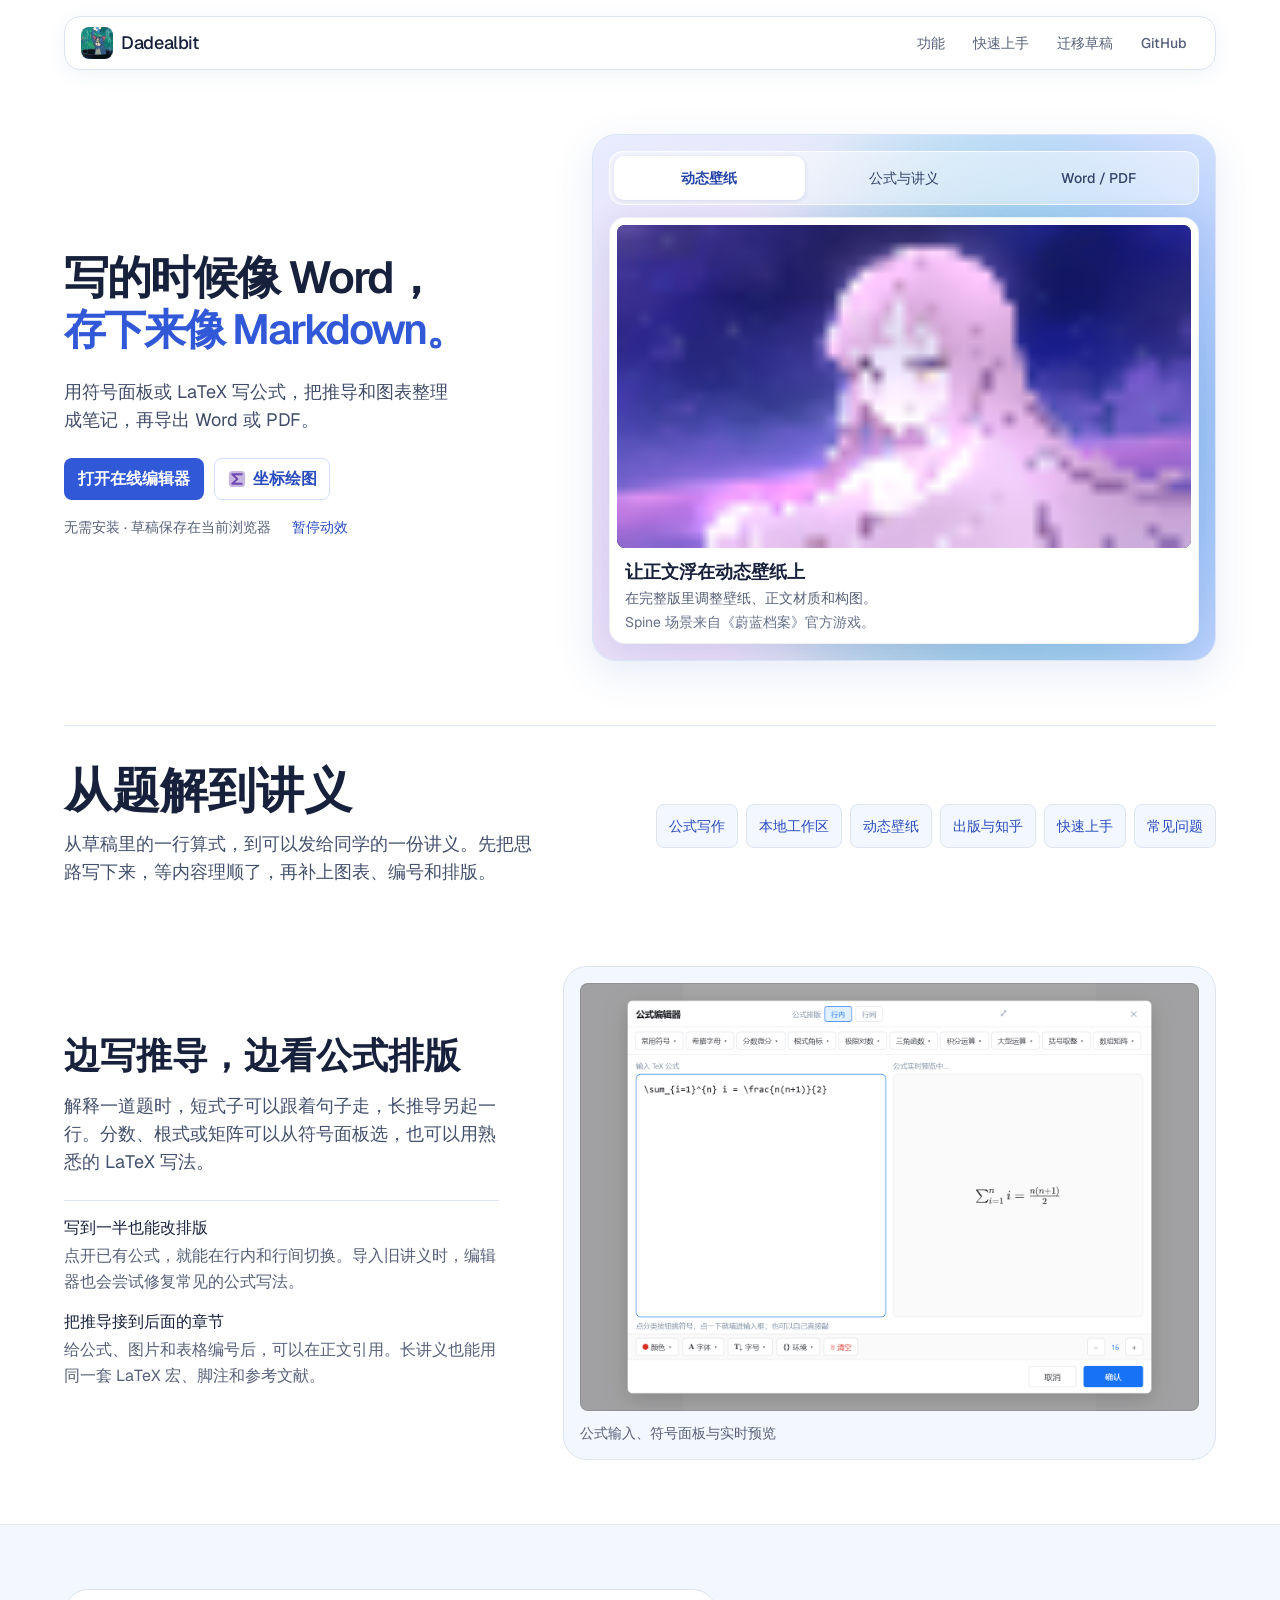
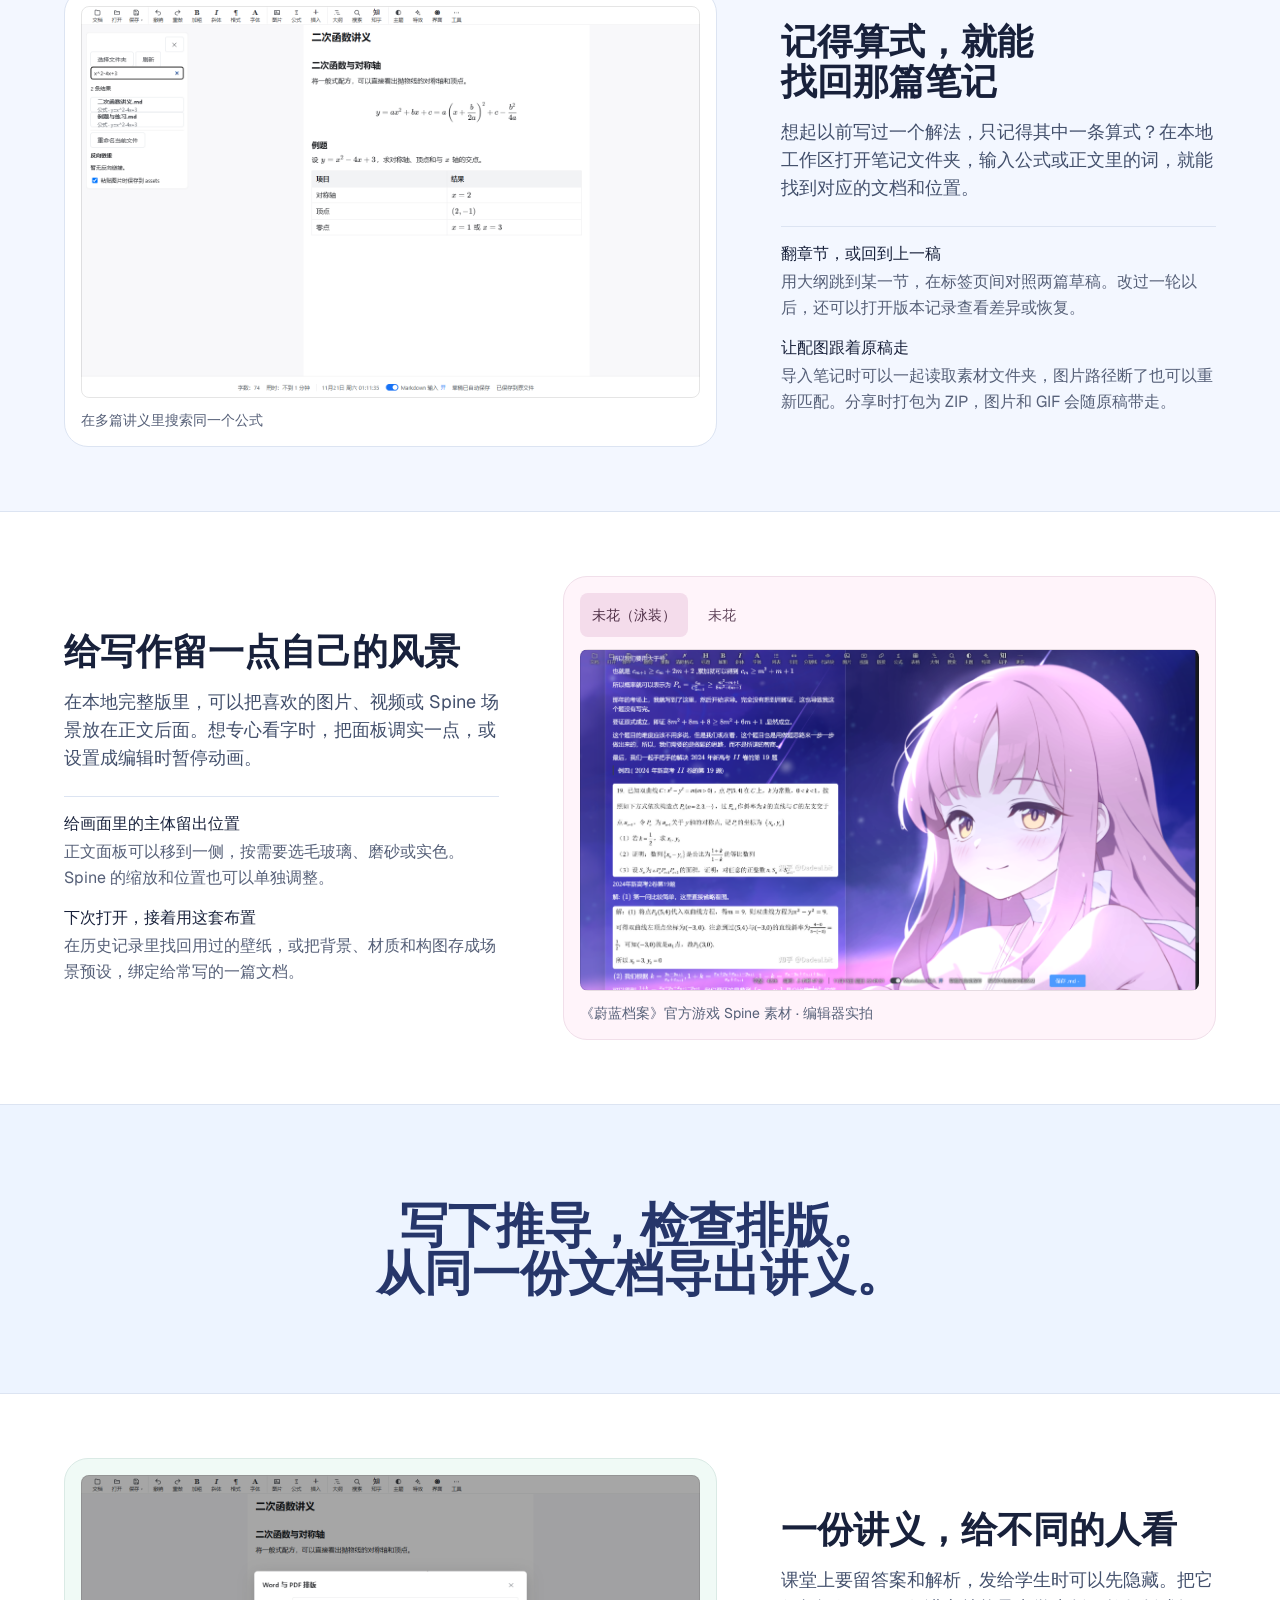
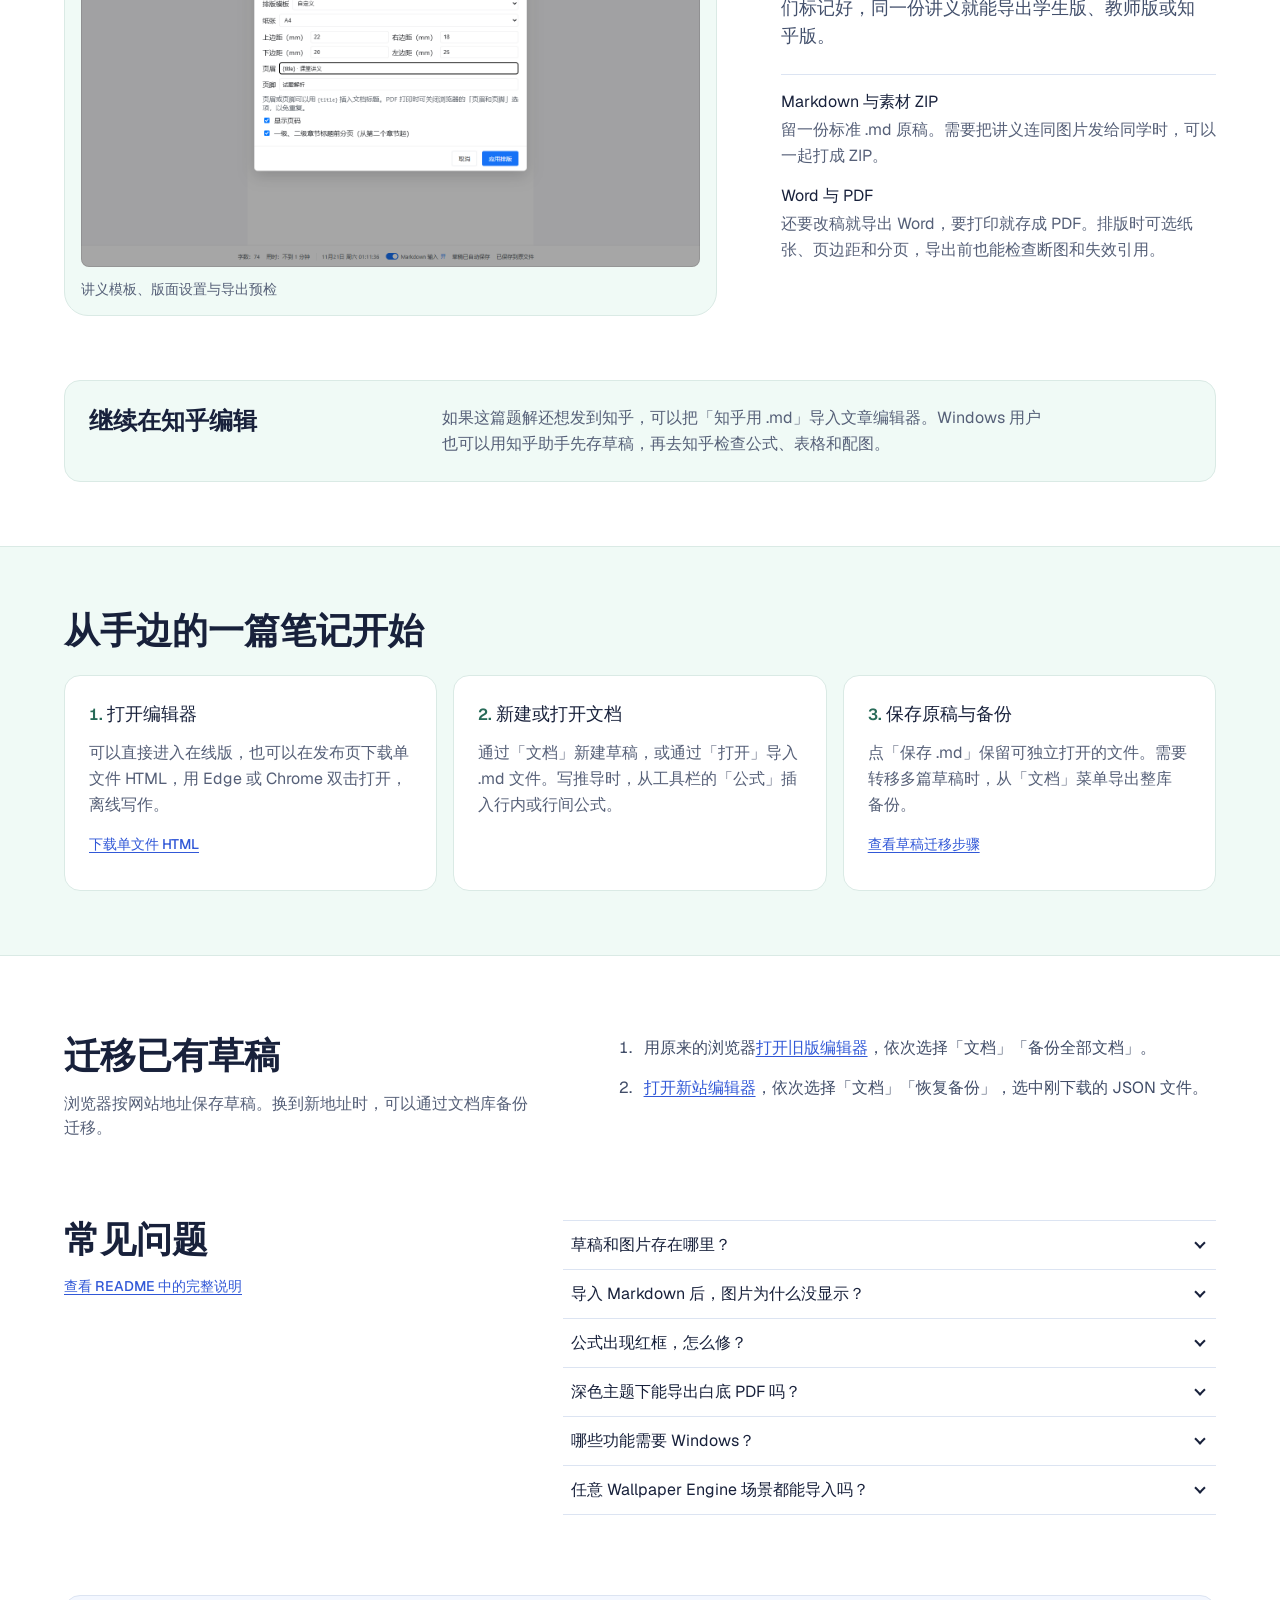
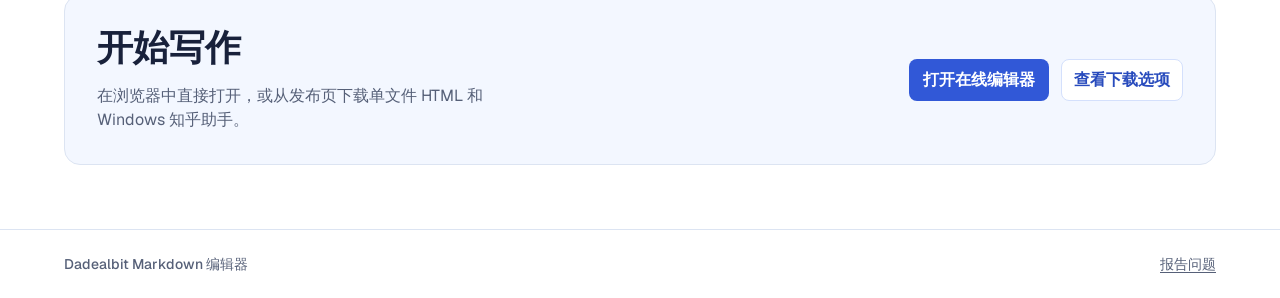
<file: index.html>
<!doctype html>
<html lang="zh-CN">
<head>
  <meta charset="utf-8">
  <meta name="viewport" content="width=device-width, initial-scale=1">
  <meta name="theme-color" content="#ffffff">
  <meta name="description" content="在 Dadealbit Markdown 编辑器里写数学题解、公式笔记和讲义，直接预览排版，导出 Markdown、Word 或 PDF。">
  <meta property="og:type" content="website">
  <meta property="og:title" content="Dadealbit Markdown 编辑器">
  <meta property="og:description" content="写公式、整理笔记、排出讲义。打开浏览器即可开始。">
  <meta property="og:image" content="https://dadealbit.xyz/assets/editor-preview.png">
  <link rel="icon" href="./assets/mark.webp" type="image/webp" sizes="100x100">
  <link rel="stylesheet" href="./assets/site.css?v=5">
  <script src="./assets/pointer.js" defer></script>
  <script src="./assets/site.js?v=3" defer></script>
  <script src="./assets/spine-preview.js?v=2" defer></script>
  <title>Dadealbit Markdown 编辑器</title>
</head>
<body>
  <a class="skip-link" href="#main">跳到正文</a>
  <header class="site-header">
    <div class="header-content">
      <a class="brand title-2" href="./" aria-current="page">
        <img class="brand-mark" src="./assets/mark.webp" width="32" height="32" alt="">
        Dadealbit
      </a>
      <nav class="site-nav" aria-label="网站导航">
        <a class="title-4" href="#features">功能</a>
        <a class="title-4 nav-quickstart" href="#quickstart">快速上手</a>
        <a class="title-4" href="#migration">迁移草稿</a>
        <a class="title-4" href="https://github.com/Dadeal167/Dadeal.bit-Markdown-Editor">GitHub</a>
      </nav>
    </div>
  </header>

  <main id="main" tabindex="-1">
    <section class="hero" aria-labelledby="hero-title">
      <div class="shell hero-content">
        <div class="hero-copy">
          <h1 class="heading-1" id="hero-title">写的时候像 Word，<br><span>存下来像 Markdown。</span></h1>
          <p class="intro body-3">用符号面板或 LaTeX 写公式，把推导和图表整理成笔记，再导出 Word 或 PDF。</p>
          <div class="hero-actions">
            <a class="button button-md primary" href="./editor/index.html" data-open-editor>打开在线编辑器</a>
            <a class="button button-md secondary plot-home-link" href="./plot/index.html">
              <img src="./assets/icons/sigma.svg" width="20" height="20" alt="">坐标绘图
            </a>
          </div>
          <div class="hero-details caption-2">
            <span>无需安装 · 草稿保存在当前浏览器</span>
            <button class="text-button" type="button" data-motion-toggle hidden>暂停动效</button>
          </div>
        </div>

        <div class="preview-shell">
          <section class="preview" aria-label="编辑器功能演示">
            <canvas class="hero-motion" aria-hidden="true"></canvas>
            <input type="radio" name="editor-preview" id="preview-wallpaper" aria-controls="wallpaper-demo" checked>
            <input type="radio" name="editor-preview" id="preview-formulas" aria-controls="formulas-demo">
            <input type="radio" name="editor-preview" id="preview-publication" aria-controls="publication-demo">
            <div class="preview-tabs" aria-label="演示内容">
              <label class="title-4" for="preview-wallpaper">动态壁纸</label>
              <label class="title-4" for="preview-formulas">公式与讲义</label>
              <label class="title-4" for="preview-publication">Word / PDF</label>
            </div>
            <div class="preview-panels">
              <article class="preview-panel wallpaper-demo" id="wallpaper-demo" aria-labelledby="wallpaper-title">
                <div class="preview-media spine-frame">
                  <div class="spine-stage" id="spine-stage" role="img" aria-label="《蔚蓝档案》海边场景的 Spine 动画" data-state="loading"></div>
                  <div class="spine-placeholder">
                    <p class="body-3" id="spine-status" role="status">正在加载动态壁纸…</p>
                    <button class="button button-md secondary" type="button" id="spine-retry" hidden>重试</button>
                  </div>
                </div>
                <div class="preview-copy">
                  <h2 class="heading-5" id="wallpaper-title">让正文浮在动态壁纸上</h2>
                  <p class="caption-2">在完整版里调整壁纸、正文材质和构图。</p>
                  <p class="caption-2 preview-source">Spine 场景来自《蔚蓝档案》官方游戏。</p>
                </div>
              </article>
              <article class="preview-panel formulas-demo" id="formulas-demo" aria-labelledby="formula-title">
                <div class="preview-media">
                  <img src="./assets/editor-preview.png" alt="二次函数讲义的编辑器实拍，正文中有配方法公式、例题和结果表格" width="1500" height="950" loading="lazy">
                </div>
                <div class="preview-copy">
                  <h2 class="heading-5" id="formula-title">点符号，在正文里看公式</h2>
                  <p class="caption-2">输入行内、行间公式，在长文里编号和交叉引用。</p>
                </div>
              </article>
              <article class="preview-panel publication-demo" id="publication-demo" aria-labelledby="publication-title">
                <div class="preview-media">
                  <img src="./assets/editor-publication.png" alt="编辑器中的 Word 与 PDF 排版面板，可以调整模板、纸张和页边距" width="1500" height="950" loading="lazy">
                </div>
                <div class="preview-copy">
                  <h2 class="heading-5" id="publication-title">一份讲义，导出多个版本</h2>
                  <p class="caption-2">设置纸张和分页，导出 Word、PDF、学生版或教师版。</p>
                </div>
              </article>
            </div>
          </section>
        </div>
      </div>
    </section>

    <section class="shell overview" id="features" aria-labelledby="features-title" data-reveal>
      <div>
        <h2 class="heading-2" id="features-title">从题解到讲义</h2>
        <p class="body-3">从草稿里的一行算式，到可以发给同学的一份讲义。先把思路写下来，等内容理顺了，再补上图表、编号和排版。</p>
      </div>
      <nav class="section-links" aria-label="功能详情">
        <a class="title-4" href="#math">公式写作</a>
        <a class="title-4" href="#workspace">本地工作区</a>
        <a class="title-4" href="#wallpapers">动态壁纸</a>
        <a class="title-4" href="#publication">出版与知乎</a>
        <a class="title-4" href="#quickstart">快速上手</a>
        <a class="title-4" href="#faq">常见问题</a>
      </nav>
    </section>

    <section class="shell detail-section" id="math" aria-labelledby="math-title" data-reveal>
      <div class="detail-copy">
        <h2 class="heading-3" id="math-title">边写推导，边看公式排版</h2>
        <p class="body-3">解释一道题时，短式子可以跟着句子走，长推导另起一行。分数、根式或矩阵可以从符号面板选，也可以用熟悉的 LaTeX 写法。</p>
        <dl class="detail-list">
          <div>
            <dt class="title-3">写到一半也能改排版</dt>
            <dd class="body-3">点开已有公式，就能在行内和行间切换。导入旧讲义时，编辑器也会尝试修复常见的公式写法。</dd>
          </div>
          <div>
            <dt class="title-3">把推导接到后面的章节</dt>
            <dd class="body-3">给公式、图片和表格编号后，可以在正文引用。长讲义也能用同一套 LaTeX 宏、脚注和参考文献。</dd>
          </div>
        </dl>
      </div>
      <figure class="detail-media">
        <img src="./assets/editor-formula.png" alt="公式编辑器左侧输入 LaTeX，右侧显示求和公式的排版预览" width="1560" height="1080" loading="lazy" decoding="async">
        <figcaption class="caption-2">公式输入、符号面板与实时预览</figcaption>
      </figure>
    </section>

    <section class="detail-band blue-band" id="workspace" aria-labelledby="workspace-title">
      <div class="shell detail-section detail-reverse" data-reveal>
        <div class="detail-copy">
          <h2 class="heading-3" id="workspace-title">记得算式，就能找回那篇笔记</h2>
          <p class="body-3">想起以前写过一个解法，只记得其中一条算式？在本地工作区打开笔记文件夹，输入公式或正文里的词，就能找到对应的文档和位置。</p>
          <dl class="detail-list">
            <div>
              <dt class="title-3">翻章节，或回到上一稿</dt>
              <dd class="body-3">用大纲跳到某一节，在标签页间对照两篇草稿。改过一轮以后，还可以打开版本记录查看差异或恢复。</dd>
            </div>
            <div>
              <dt class="title-3">让配图跟着原稿走</dt>
              <dd class="body-3">导入笔记时可以一起读取素材文件夹，图片路径断了也可以重新匹配。分享时打包为 ZIP，图片和 GIF 会随原稿带走。</dd>
            </div>
          </dl>
        </div>
        <figure class="detail-media">
          <img src="./assets/editor-preview.png" alt="本地工作区用公式 x^2-4x+3 找到了两篇 Markdown 讲义" width="1500" height="950" loading="lazy" decoding="async">
          <figcaption class="caption-2">在多篇讲义里搜索同一个公式</figcaption>
        </figure>
      </div>
    </section>

    <section class="shell detail-section" id="wallpapers" aria-labelledby="wallpapers-title" data-reveal>
      <div class="detail-copy">
        <h2 class="heading-3" id="wallpapers-title">给写作留一点自己的风景</h2>
        <p class="body-3">在本地完整版里，可以把喜欢的图片、视频或 Spine 场景放在正文后面。想专心看字时，把面板调实一点，或设置成编辑时暂停动画。</p>
        <dl class="detail-list">
          <div>
            <dt class="title-3">给画面里的主体留出位置</dt>
            <dd class="body-3">正文面板可以移到一侧，按需要选毛玻璃、磨砂或实色。Spine 的缩放和位置也可以单独调整。</dd>
          </div>
          <div>
            <dt class="title-3">下次打开，接着用这套布置</dt>
            <dd class="body-3">在历史记录里找回用过的壁纸，或把背景、材质和构图存成场景预设，绑定给常写的一篇文档。</dd>
          </div>
        </dl>
      </div>
      <div class="detail-media pink-media wallpaper-gallery" role="group" aria-label="动态壁纸实拍">
        <input type="radio" name="wallpaper-screenshot" id="gallery-swimsuit" aria-controls="shot-swimsuit" checked>
        <input type="radio" name="wallpaper-screenshot" id="gallery-mika" aria-controls="shot-mika">
        <div class="gallery-options">
          <label class="title-4" for="gallery-swimsuit">未花（泳装）</label>
          <label class="title-4" for="gallery-mika">未花</label>
        </div>
        <figure class="wallpaper-shot" id="shot-swimsuit">
          <img src="./assets/wallpaper-mika-swimsuit.png" alt="未花（泳装）的 Spine 场景显示在半透明讲义后方" width="2549" height="1403" loading="lazy" decoding="async">
        </figure>
        <figure class="wallpaper-shot" id="shot-mika">
          <img src="./assets/editor-wallpaper.webp" alt="未花的 Spine 场景显示在数学题解后方" width="2523" height="1408" loading="lazy" decoding="async">
        </figure>
        <p class="caption-2 gallery-credit">《蔚蓝档案》官方游戏 Spine 素材 · 编辑器实拍</p>
      </div>
    </section>

    <section class="tagline" aria-label="写作流程">
      <p class="shell heading-2" data-word-reveal><span>写下</span><span>推导，</span><span>检查</span><span>排版。</span><br><span>从同一份</span><span>文档</span><span>导出</span><span>讲义。</span></p>
    </section>

    <section class="shell detail-section detail-reverse" id="publication" aria-labelledby="publication-title-detail" data-reveal>
      <div class="detail-copy">
        <h2 class="heading-3" id="publication-title-detail">一份讲义，给不同的人看</h2>
        <p class="body-3">课堂上要留答案和解析，发给学生时可以先隐藏。把它们标记好，同一份讲义就能导出学生版、教师版或知乎版。</p>
        <dl class="detail-list">
          <div>
            <dt class="title-3">Markdown 与素材 ZIP</dt>
            <dd class="body-3">留一份标准 .md 原稿。需要把讲义连同图片发给同学时，可以一起打成 ZIP。</dd>
          </div>
          <div>
            <dt class="title-3">Word 与 PDF</dt>
            <dd class="body-3">还要改稿就导出 Word，要打印就存成 PDF。排版时可选纸张、页边距和分页，导出前也能检查断图和失效引用。</dd>
          </div>
        </dl>
      </div>
      <figure class="detail-media mint-media">
        <img src="./assets/editor-publication.png" alt="讲义导出面板列出纸张、页边距、页眉页脚与预检结果" width="1500" height="950" loading="lazy" decoding="async">
        <figcaption class="caption-2">讲义模板、版面设置与导出预检</figcaption>
      </figure>
    </section>

    <aside class="shell publishing-note" aria-labelledby="zhihu-title" data-reveal>
      <h2 class="heading-5" id="zhihu-title">继续在知乎编辑</h2>
      <p class="body-3">如果这篇题解还想发到知乎，可以把「知乎用 .md」导入文章编辑器。Windows 用户也可以用知乎助手先存草稿，再去知乎检查公式、表格和配图。</p>
    </aside>

    <section class="detail-band mint-band" id="quickstart" aria-labelledby="quickstart-title">
      <div class="shell guide" data-reveal>
        <h2 class="heading-3" id="quickstart-title">从手边的一篇笔记开始</h2>
        <ol class="guide-steps">
          <li>
            <h3 class="title-2">打开编辑器</h3>
            <p class="body-3">可以直接进入在线版，也可以在发布页下载单文件 HTML，用 Edge 或 Chrome 双击打开，离线写作。</p>
            <a class="title-4" href="https://github.com/Dadeal167/Dadeal.bit-Markdown-Editor/releases/latest">下载单文件 HTML</a>
          </li>
          <li>
            <h3 class="title-2">新建或打开文档</h3>
            <p class="body-3">通过「文档」新建草稿，或通过「打开」导入 .md 文件。写推导时，从工具栏的「公式」插入行内或行间公式。</p>
          </li>
          <li>
            <h3 class="title-2">保存原稿与备份</h3>
            <p class="body-3">点「保存 .md」保留可独立打开的文件。需要转移多篇草稿时，从「文档」菜单导出整库备份。</p>
            <a class="title-4" href="#migration">查看草稿迁移步骤</a>
          </li>
        </ol>
      </div>
    </section>

    <section class="shell migration" id="migration" aria-labelledby="migration-title" data-reveal>
      <div>
        <h2 class="heading-3" id="migration-title">迁移已有草稿</h2>
        <p class="body-3">浏览器按网站地址保存草稿。换到新地址时，可以通过文档库备份迁移。</p>
      </div>
      <ol class="body-3">
        <li>用原来的浏览器<a href="https://dadeal167.github.io/Dadeal.bit-Markdown-Editor/">打开旧版编辑器</a>，依次选择「文档」「备份全部文档」。</li>
        <li><a href="./editor/index.html">打开新站编辑器</a>，依次选择「文档」「恢复备份」，选中刚下载的 JSON 文件。</li>
      </ol>
    </section>

    <section class="shell faq" id="faq" aria-labelledby="faq-title" data-reveal>
      <div>
        <h2 class="heading-3" id="faq-title">常见问题</h2>
        <a class="title-4" href="https://github.com/Dadeal167/Dadeal.bit-Markdown-Editor#常见问题">查看 README 中的完整说明</a>
      </div>
      <div class="faq-list">
        <details>
          <summary class="title-3">草稿和图片存在哪里？</summary>
          <p class="body-3">草稿和文档里已嵌入的图片保存在当前浏览器的数据里。清除浏览器数据也会删除这些草稿，重要文档可以提前另存为 .md 或备份整个文档库。</p>
        </details>
        <details>
          <summary class="title-3">导入 Markdown 后，图片为什么没显示？</summary>
          <p class="body-3">有些导出工具把图片放在旁边的 assets 文件夹。导入后可以点「选导出文件夹修复」，选择包含 assets 的目录，让编辑器重新匹配相对路径。</p>
        </details>
        <details>
          <summary class="title-3">公式出现红框，怎么修？</summary>
          <p class="body-3">点击红框查看并修改 LaTeX。多处公式有问题时，可以先运行「检查图片与公式」，再按提示修正仍未通过渲染的公式。</p>
        </details>
        <details>
          <summary class="title-3">深色主题下能导出白底 PDF 吗？</summary>
          <p class="body-3">可以。打印和另存为 PDF 时会使用浅色样式。纸张大小、页边距和分页可以在出版设置里调整。</p>
        </details>
        <details>
          <summary class="title-3">哪些功能需要 Windows？</summary>
          <p class="body-3">单文件 HTML 可用浏览器打开。独立桌面模式和知乎助手提供 Windows 版本，Wallpaper Engine 原生捕获也在 Windows 桌面模式中使用。</p>
        </details>
        <details>
          <summary class="title-3">任意 Wallpaper Engine 场景都能导入吗？</summary>
          <p class="body-3">浏览器支持兼容的项目。场景用到的着色器、脚本和资源会影响播放效果，部分场景会显示项目预览图。也可以在 Wallpaper Engine 中播放后共享窗口。</p>
        </details>
      </div>
    </section>

    <section class="shell next-steps" aria-labelledby="start-title" data-reveal>
      <div>
        <h2 class="heading-3" id="start-title">开始写作</h2>
        <p class="body-3">在浏览器中直接打开，或从发布页下载单文件 HTML 和 Windows 知乎助手。</p>
      </div>
      <div class="actions">
        <a class="button button-md primary" href="./editor/index.html" data-open-editor>打开在线编辑器</a>
        <a class="button button-md secondary" href="https://github.com/Dadeal167/Dadeal.bit-Markdown-Editor/releases/latest">查看下载选项</a>
      </div>
    </section>
  </main>

  <footer class="site-footer">
    <div class="shell footer-content">
      <span class="title-4">Dadealbit Markdown 编辑器</span>
      <a class="caption-2" href="https://github.com/Dadeal167/Dadeal.bit-Markdown-Editor/issues">报告问题</a>
    </div>
  </footer>
</body>
</html>
</file>
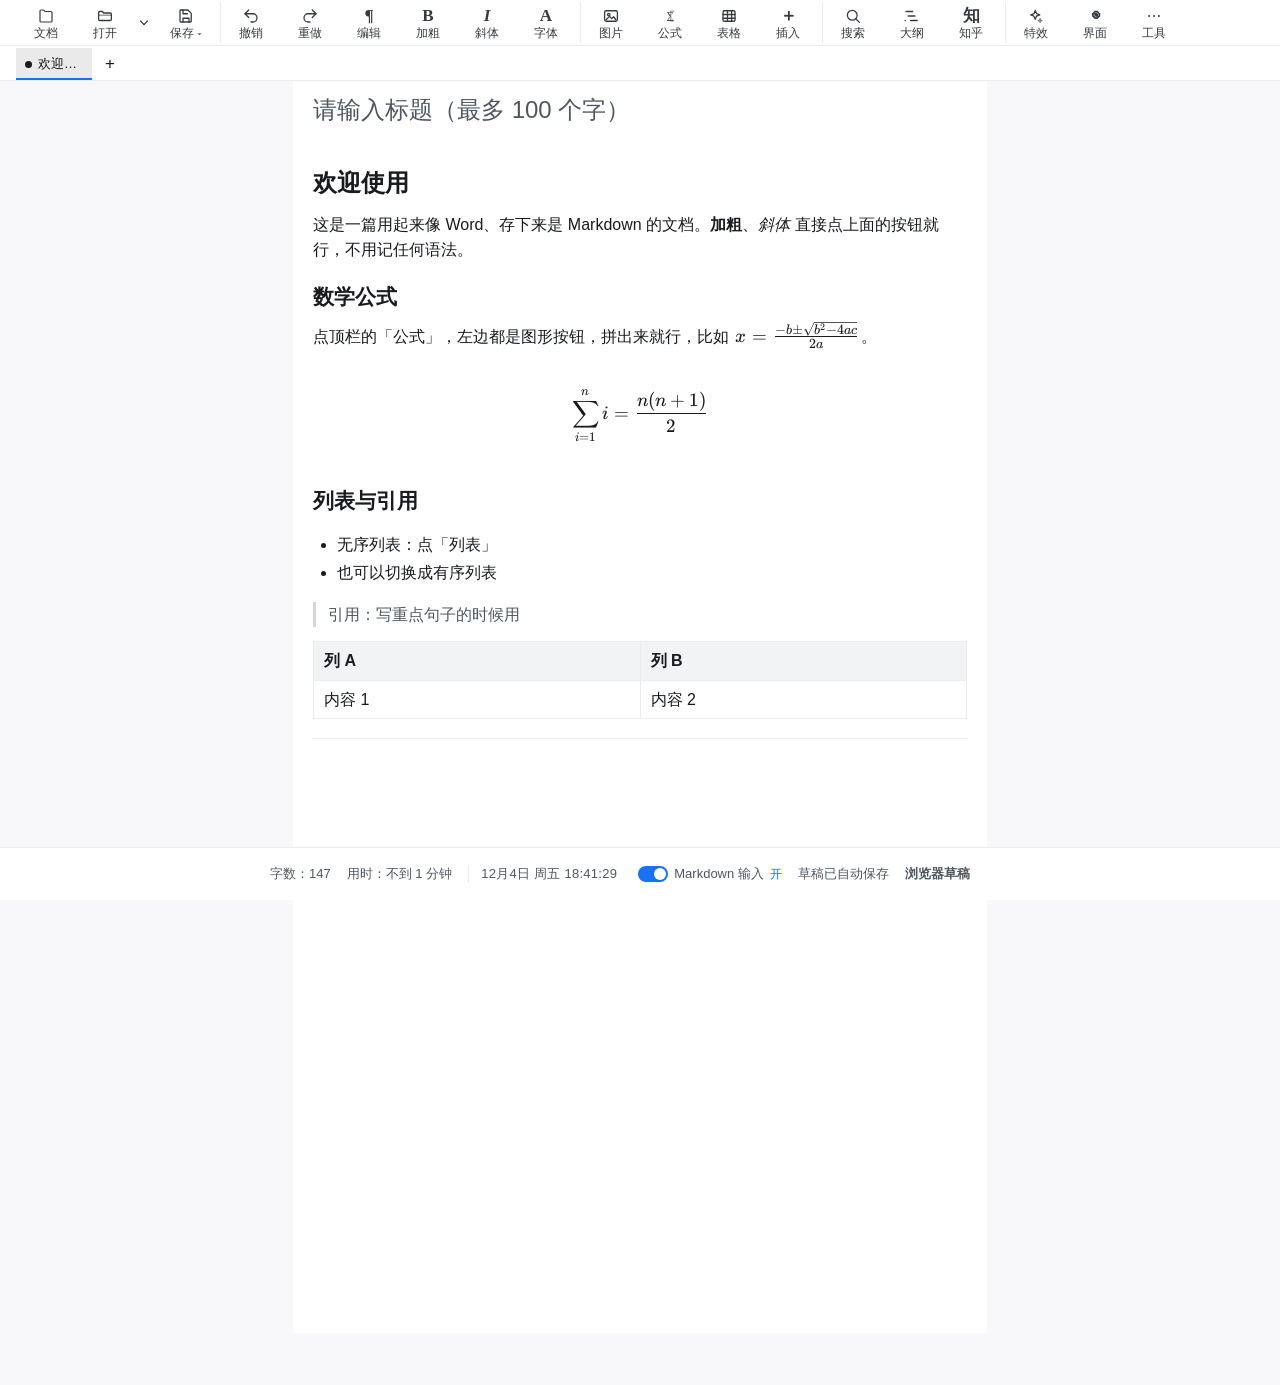
<file: editor/index.html>
<!doctype html>
<html lang="zh-CN">
  <head>
    <meta charset="UTF-8" />
<script>
    if (location.protocol === 'http:' && ['dadealbit.xyz', 'www.dadealbit.xyz'].includes(location.hostname)) {
      const secureUrl = new URL(location.href)
      secureUrl.protocol = 'https:'
      location.replace(secureUrl.href)
    }
  </script>
  <style>
    #editor-startup {
      position: fixed;
      inset: 0;
      z-index: 2147483647;
      display: grid;
      place-items: center;
      overflow: auto;
      box-sizing: border-box;
      padding: 24px;
      color-scheme: light;
      color: #18213b;
      background: radial-gradient(ellipse at 50% 26%, #fff, #f3f7ff 70%);
      font: 1rem/1.6 system-ui, "Microsoft YaHei", sans-serif;
    }
    #editor-startup section {
      box-sizing: border-box;
      width: min(100%, 30rem);
      padding: clamp(1.5rem, 6vw, 2.5rem);
      border: 1px solid #dce4f2;
      border-radius: 1.5rem;
      background: #fff;
      box-shadow: 0 .5rem 2.5rem #3158d714;
      text-align: center;
    }
    #editor-startup h1 { margin: 0; color: inherit; font-size: clamp(1.25rem, 5vw, 1.5rem); line-height: 1.35; }
    #editor-startup p { margin: .75rem 0 0; color: #566078; }
    #editor-startup [hidden] { display: none; }
    #editor-startup a, #editor-startup button {
      display: inline-flex;
      min-height: 44px;
      align-items: center;
      margin-top: .75rem;
      padding-inline: .75rem;
      border-radius: .625rem;
      color: #3158d7;
      font: inherit;
      font-size: .875rem;
    }
    #editor-startup button { border: 0; background: #3158d7; color: #fff; cursor: pointer; }
    #editor-startup :focus-visible { outline: 2px solid #3158d7; outline-offset: 3px; }
  </style>
    <meta name="viewport" content="width=device-width, initial-scale=1.0" />
    <link rel="icon" href="../assets/mark.webp" type="image/webp">
    <title>Dadealbit Markdown 编辑器</title>
    <script type="module" crossorigin src="./releases/1.2.1-cc1e2c88af6e/assets/index-DRxJxeLo.js"></script>
    <link rel="stylesheet" crossorigin href="./releases/1.2.1-cc1e2c88af6e/assets/index-CAkJkD80.css">
  </head>
  <body>
    <div id="root"></div>
  <aside id="editor-startup" aria-labelledby="startup-title">
    <section>
      <h1 id="startup-title">Dadealbit Markdown 编辑器</h1>
      <p id="startup-status" role="status">正在加载编辑器…</p>
      <button id="startup-retry" type="button" hidden>重新加载</button>
      <a href="../">返回官网</a>
      <a id="startup-fallback" href="https://github.com/Dadeal167/Dadeal.bit-Markdown-Editor/releases/latest" hidden>下载离线版</a>
      <noscript><p>请启用 JavaScript 后重新打开编辑器。</p></noscript>
    </section>
  </aside>
  <script>
    (() => {
      const root = document.getElementById('root');
      const startup = document.getElementById('editor-startup');
      const status = document.getElementById('startup-status');
      const retry = document.getElementById('startup-retry');
      const fallback = document.getElementById('startup-fallback');
      const timeout = setTimeout(() => {
        status.textContent = '编辑器启动超时。请检查网络连接后重试。';
        retry.hidden = false;
        fallback.hidden = false;
      }, 30000);
      retry.onclick = () => location.reload();

      function registerOfflineCache() {
        if (!('serviceWorker' in navigator)) return;
        navigator.serviceWorker.register('./sw.js', { updateViaCache: 'none' }).catch(() => {});
      }

      function finishStartup() {
        if (!root.firstElementChild) return;
        observer.disconnect();
        clearTimeout(timeout);
        startup.remove();
        if (document.readyState === 'complete') registerOfflineCache();
        else window.addEventListener('load', registerOfflineCache, { once: true });
      }

      const observer = new MutationObserver(finishStartup);
      observer.observe(root, { childList: true });
      finishStartup();
    })();
  </script>
  </body>
</html>
</file>
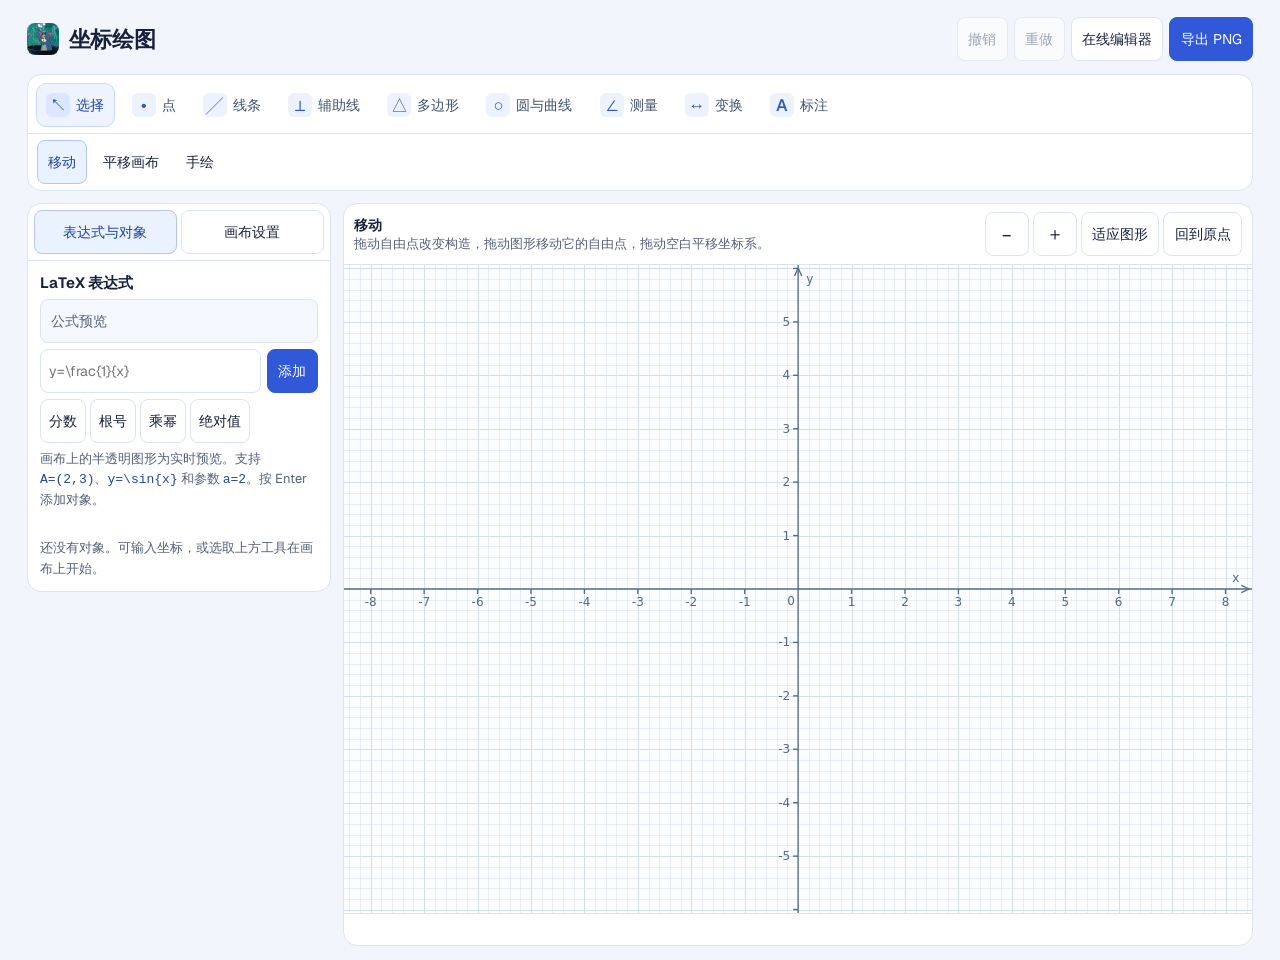
<file: plot/index.html>
<!doctype html>
<html lang="zh-CN">
<head>
  <meta charset="utf-8">
  <meta name="viewport" content="width=device-width, initial-scale=1">
  <meta name="theme-color" content="#f3f7ff">
  <meta name="description" content="在 Dadealbit 中构造几何图形、输入函数表达式和导出坐标图。">
  <title>坐标绘图 · Dadealbit</title>
  <link rel="icon" href="../assets/mark.webp" type="image/webp">
  <link rel="stylesheet" href="../assets/site.css?v=5">
  <link rel="stylesheet" href="./plot.css?v=3">
  <script src="./plot.bundle.js?v=3" defer></script>
</head>
<body class="plot-page">
  <a class="skip-link" href="#main">跳到绘图</a>
  <main class="plot-main" id="main" tabindex="-1">
    <header class="plot-header">
      <div class="plot-identity">
        <a class="brand" href="../index.html" aria-label="Dadealbit 官网首页"><img class="brand-mark" src="../assets/mark.webp" width="32" height="32" alt=""></a>
        <h1>坐标绘图</h1>
      </div>
      <div class="plot-actions">
        <button class="plot-control" id="undo" type="button" title="Ctrl / ⌘ + Z">撤销</button>
        <button class="plot-control" id="redo" type="button" title="Ctrl / ⌘ + Shift + Z">重做</button>
        <a class="plot-control plot-editor" href="../editor/index.html">在线编辑器</a>
        <button class="plot-control plot-primary" id="export-png" type="button">导出 PNG</button>
      </div>
    </header>

    <section class="plot-toolbar" aria-label="作图工具">
      <div id="tool-groups" class="plot-tool-groups" role="group" aria-label="工具分类"></div>
      <div class="plot-tool-row">
        <div id="tool-buttons" class="plot-tool-buttons" role="group" aria-label="当前分类的工具"></div>
        <label class="plot-inline" id="tool-parameter" hidden><span id="parameter-label"></span><input id="parameter-input"></label>
        <button class="plot-control plot-primary" id="finish-shape" type="button" hidden>完成</button>
      </div>
    </section>

    <div class="plot-workspace">
      <aside class="plot-sidebar" aria-label="表达式、对象和画布设置">
        <nav class="plot-panes" aria-label="作图侧栏">
          <button class="plot-control" type="button" id="objects-tab" aria-controls="objects-pane" aria-pressed="true">表达式与对象</button>
          <button class="plot-control" type="button" id="settings-tab" aria-controls="settings-pane" aria-pressed="false">画布设置</button>
        </nav>

        <div class="plot-pane" id="objects-pane">
          <form id="expression-form" class="plot-expression">
            <label for="expression">LaTeX 表达式</label>
            <div id="expression-preview" class="plot-expression-preview" aria-label="公式预览">公式预览</div>
            <div class="plot-field-row">
              <input id="expression" spellcheck="false" autocomplete="off" autocapitalize="off" maxlength="240" placeholder="y=\frac{1}{x}" aria-describedby="expression-help" required>
              <button class="plot-control plot-primary" type="submit">添加</button>
            </div>
            <div class="plot-latex-tools" role="group" aria-label="插入 LaTeX 模板">
              <button class="plot-control" data-latex-template="fraction" type="button">分数</button>
              <button class="plot-control" data-latex-template="root" type="button">根号</button>
              <button class="plot-control" data-latex-template="power" type="button">乘幂</button>
              <button class="plot-control" data-latex-template="absolute" type="button">绝对值</button>
            </div>
            <p id="expression-help">画布上的半透明图形为实时预览。支持 <code>A=(2,3)</code>、<code>y=\sin{x}</code> 和参数 <code>a=2</code>。按 Enter 添加对象。</p>
            <p id="expression-error" role="alert" hidden></p>
          </form>
          <div id="object-list" class="plot-objects" aria-label="作图对象"></div>
          <p class="plot-empty" id="plot-empty">还没有对象。可输入坐标，或选取上方工具在画布上开始。</p>
          <section id="inspector" class="plot-inspector" aria-label="所选对象" hidden></section>
        </div>

        <div class="plot-pane plot-settings" id="settings-pane" hidden>
          <form id="view-options">
            <details open><summary>网格</summary><div class="settings-grid">
              <label>显示方式<select name="grid"><option value="fine">主网格与细分</option><option value="lines">主网格</option><option value="dots">点阵</option><option value="off">隐藏</option></select></label>
              <label>线型<select name="gridDash"><option value="solid">实线</option><option value="dash">虚线</option><option value="dot">点线</option></select></label>
              <label>颜色<input name="gridColor" type="color"></label>
              <label>线宽<input name="gridWeight" type="number" min=".5" max="3" step=".5"></label>
              <label>x 间距<input name="gridX" type="number" min="0" max="1000000" step="any" title="0 为自动间距"></label>
              <label>y 间距<input name="gridY" type="number" min="0" max="1000000" step="any" title="0 为自动间距"></label>
              <small>间距填 0 使用随缩放调整的刻度。</small>
            </div></details>
            <details><summary>坐标轴</summary><div class="settings-grid">
              <label class="plot-check"><input name="axisX" type="checkbox">显示 x 轴</label>
              <label class="plot-check"><input name="axisY" type="checkbox">显示 y 轴</label>
              <label>颜色<input name="axesColor" type="color"></label>
              <label>箭头<select name="arrow"><option value="end">正方向</option><option value="both">双向</option><option value="none">无箭头</option></select></label>
              <label>刻度<select name="tickStyle"><option value="major">主刻度</option><option value="minor">主、次刻度</option><option value="none">不画刻度线</option></select></label>
            </div></details>
            <details><summary>x 轴标签</summary><div class="settings-grid">
              <label>轴名<input name="xName" maxlength="12"></label><label>单位<input name="xUnit" maxlength="6"></label>
              <label>数字间距<input name="xTicks" type="number" step="any" min="0" max="1000000" title="0 为自动"></label>
              <label class="plot-check"><input name="xNumbers" type="checkbox">显示数字</label>
              <label class="plot-check"><input name="xPositive" type="checkbox">只画正方向</label>
            </div></details>
            <details><summary>y 轴标签</summary><div class="settings-grid">
              <label>轴名<input name="yName" maxlength="12"></label><label>单位<input name="yUnit" maxlength="6"></label>
              <label>数字间距<input name="yTicks" type="number" step="any" min="0" max="1000000" title="0 为自动"></label>
              <label class="plot-check"><input name="yNumbers" type="checkbox">显示数字</label>
              <label class="plot-check"><input name="yPositive" type="checkbox">只画正方向</label>
            </div></details>
            <details><summary>背景与捕捉</summary><div class="settings-grid">
              <label>背景颜色<input name="background" type="color"></label>
              <label>点捕捉<select name="snap"><option value="free">自由</option><option value="integer">整数坐标</option><option value="grid">主网格</option></select></label>
              <label class="plot-check"><input name="labels" type="checkbox">显示点名</label>
              <label class="plot-check"><input name="cursor" type="checkbox">显示指针坐标</label>
            </div></details>
          </form>
          <details id="range-section"><summary>视图范围</summary>
            <form id="range-form" class="settings-grid">
              <label>x 最小值<input name="xMin" type="number" step="any" required></label>
              <label>x 最大值<input name="xMax" type="number" step="any" required></label>
              <label>y 最小值<input name="yMin" type="number" step="any" required></label>
              <label>y 最大值<input name="yMax" type="number" step="any" required></label>
              <label class="plot-check"><input name="equalScale" type="checkbox" checked>等比例坐标轴</label>
              <button class="plot-control plot-primary" type="submit">应用范围</button>
            </form>
          </details>
        </div>
      </aside>

      <section class="plot-stage" aria-label="绘图区">
        <div class="plot-stage-head">
          <div class="plot-guide"><strong id="active-tool">移动</strong><p id="plot-help"></p></div>
          <div class="plot-view-buttons" role="group" aria-label="坐标系视图">
            <button class="plot-control plot-zoom" id="zoom-out" type="button" aria-label="缩小">−</button>
            <button class="plot-control plot-zoom" id="zoom-in" type="button" aria-label="放大">＋</button>
            <button class="plot-control" id="fit-view" type="button">适应图形</button>
            <button class="plot-control" id="reset-view" type="button">回到原点</button>
          </div>
        </div>
        <div class="plot-surface">
          <canvas id="plot" tabindex="0" aria-label="平面直角坐标系" aria-describedby="plot-help">所有对象也可以从侧栏选择和编辑。</canvas>
          <output id="coordinates" class="coordinate-readout" aria-live="off" hidden></output>
        </div>
        <p class="plot-status" id="plot-status" role="status"></p>
      </section>
    </div>
    <noscript><p>请启用 JavaScript 后使用绘图工具。</p></noscript>
  </main>
</body>
</html>
</file>
<file: assets/site.css>
:root {
  color-scheme: light;
  font-family: Geist, "Microsoft YaHei", "PingFang SC", sans-serif;
  color: #18213b;
  background: #fff;
  --muted: #566078;
  --line: #dce4f2;
  --surface: #f3f7ff;
  --accent: #3158d7;
  --accent-light: #e8eeff;
  --ease-out: cubic-bezier(0.22, 1, 0.36, 1);
}

@font-face {
  font-family: Geist;
  src: url("./geist.woff2") format("woff2");
  font-style: normal;
  font-weight: 100 900;
  font-display: swap;
}

*, *::before, *::after { box-sizing: border-box; }
html { scroll-behavior: smooth; }
body, h1, h2, p, figure, dl, dd { margin: 0; }
h1, h2, dt { text-wrap: balance; }
p, dd, li { text-wrap: pretty; }
a { color: inherit; text-underline-offset: .2em; }
button { font-family: inherit; cursor: pointer; }
[hidden] { display: none !important; }
:focus-visible { outline: 2px solid var(--accent); outline-offset: 4px; }
[id] { scroll-margin-block-start: 6rem; }

.heading-1 { font-size: 3.75rem; line-height: 1; font-weight: 600; }
.heading-2 { font-size: 3rem; line-height: 1; font-weight: 600; }
.heading-3 { font-size: 2.25rem; line-height: 2.5rem; font-weight: 600; }
.heading-5 { font-size: 1.5rem; line-height: 2rem; font-weight: 600; }
.title-2 { font-size: 1.125rem; line-height: 1.75rem; font-weight: 500; }
.title-4 { font-size: .875rem; line-height: 1.25rem; font-weight: 500; }
.body-3 { font-size: 1rem; line-height: 1.5rem; font-weight: 400; }
.button-md { font-size: 1rem; line-height: 1.5rem; font-weight: 600; }
.caption-2 { font-size: .875rem; line-height: 1.25rem; font-weight: 400; }

.shell { width: min(72rem, calc(100% - 4rem)); margin-inline: auto; }
.skip-link {
  position: fixed;
  z-index: 3;
  inset: 1rem auto auto 1rem;
  padding: .5rem .75rem;
  border-radius: .5rem;
  background: var(--accent);
  color: #fff;
  transform: translateY(-200%);
}
.skip-link:focus { transform: none; }

.site-header {
  position: sticky;
  z-index: 2;
  top: 1rem;
  display: flex;
  justify-content: center;
  padding-inline: 2rem;
  margin-block-start: 1rem;
}
.header-content {
  display: flex;
  align-items: center;
  justify-content: space-between;
  gap: 1rem;
  width: min(72rem, 100%);
  padding: .5rem 1rem;
  border: 1px solid var(--line);
  border-radius: 1rem;
  background: rgb(255 255 255 / 86%);
  backdrop-filter: blur(16px);
  box-shadow: 0 .25rem 1.25rem rgb(60 99 161 / 7%);
}
.brand, .site-nav { display: flex; align-items: center; }
.brand {
  gap: .5rem;
  border-radius: .5rem;
  text-decoration: none;
  letter-spacing: -.02em;
}
.brand-mark {
  display: block;
  width: 2rem;
  height: 2rem;
  object-fit: cover;
  border-radius: .5rem;
}
.site-nav { gap: .25rem; }
.site-nav a {
  padding: .5rem .75rem;
  border-radius: .5rem;
  color: var(--muted);
  text-decoration: none;
  white-space: nowrap;
  transition: background-color 300ms var(--ease-out), color 300ms var(--ease-out);
}
.site-nav a:hover { background: var(--accent-light); color: #20399b; }

.hero {
  position: relative;
  isolation: isolate;
  overflow: clip;
  padding-block: 4rem;
  background: #fff;
}
.hero-motion {
  position: absolute;
  z-index: -1;
  inset: 0;
  width: 100%;
  height: 100%;
  pointer-events: none;
}
.hero-content {
  display: grid;
  grid-template-columns: minmax(0, .86fr) minmax(0, 1.14fr);
  align-items: center;
  gap: clamp(1.5rem, 4.5vw, 4rem);
}
.hero-copy { min-width: 0; }
.hero h1 {
  color: #18213b;
  font-size: clamp(2.25rem, 3.5vw, 3rem);
  line-height: 1.14;
  letter-spacing: -.045em;
  text-wrap: wrap;
}
.hero h1 span { color: #3158d7; font-size: .94em; }
.intro {
  max-width: 25rem;
  margin-block: 1.5rem;
  color: #414d68;
  font-size: 1.125rem;
  line-height: 1.75rem;
}
.hero-details {
  display: flex;
  flex-wrap: wrap;
  align-items: center;
  gap: .25rem .75rem;
  margin-block-start: .75rem;
  color: var(--muted);
}
.text-button {
  padding: .25rem .5rem;
  border: 1px solid transparent;
  border-radius: .5rem;
  background: rgb(255 255 255 / 80%);
  color: #284bbd;
  font: inherit;
  transition: background-color 300ms var(--ease-out);
}
.text-button:hover { background: var(--accent-light); }
.button {
  display: inline-flex;
  min-height: 2.5rem;
  align-items: center;
  justify-content: center;
  padding: .5rem .75rem;
  border: 1px solid transparent;
  border-radius: .5rem;
  text-decoration: none;
  transition: transform 500ms var(--ease-out), background-color 300ms var(--ease-out);
}
.button:active { transform: scale(.98); }
.primary { background: var(--accent); color: #fff; }
.primary:hover { background: #2545b4; transform: translateY(-2px); }
.primary:active { transform: scale(.98); }
.secondary { border-color: #d4e0fc; background: #fff; color: #284bbd; }
.secondary:hover { background: #eaf0ff; }

.preview-shell { min-width: 0; }
.preview {
  --scene-surface: #e9f0ff;
  position: relative;
  isolation: isolate;
  overflow: clip;
  padding: 1rem;
  border: 1px solid #d9e4f7;
  border-radius: 1.5rem;
  background: var(--scene-surface);
  box-shadow: 0 .75rem 2.5rem rgb(50 92 172 / 12%);
  transition: background-color 350ms var(--ease-out);
}
.preview:has(#preview-formulas:checked) { --scene-surface: #f8eafa; }
.preview:has(#preview-publication:checked) { --scene-surface: #e7f7f1; }
.preview input[type="radio"], .wallpaper-gallery > input {
  position: absolute;
  width: 1px;
  height: 1px;
  clip-path: inset(50%);
  overflow: hidden;
  white-space: nowrap;
}
.preview-tabs {
  display: grid;
  grid-template-columns: repeat(3, minmax(0, 1fr));
  gap: .25rem;
  padding: .25rem;
  margin-block-end: .75rem;
  border: 1px solid rgb(255 255 255 / 75%);
  border-radius: .875rem;
  background: rgb(255 255 255 / 47%);
}
.preview-tabs label {
  display: grid;
  place-items: center;
  min-height: 2.75rem;
  padding-inline: .5rem;
  border-radius: .625rem;
  color: #33436b;
  cursor: pointer;
  text-align: center;
  white-space: nowrap;
  transition: background-color 180ms var(--ease-out), color 180ms var(--ease-out), transform 180ms var(--ease-out);
}
.preview-tabs label:hover { background: rgb(255 255 255 / 65%); color: #284bbd; }
.preview-tabs label:active { transform: scale(.97); }
#preview-wallpaper:checked ~ .preview-tabs [for="preview-wallpaper"],
#preview-formulas:checked ~ .preview-tabs [for="preview-formulas"],
#preview-publication:checked ~ .preview-tabs [for="preview-publication"] {
  background: #fff;
  color: #2443a6;
  box-shadow: 0 1px 4px rgb(35 71 148 / 15%);
  font-weight: 600;
}
#preview-wallpaper:focus-visible ~ .preview-tabs [for="preview-wallpaper"],
#preview-formulas:focus-visible ~ .preview-tabs [for="preview-formulas"],
#preview-publication:focus-visible ~ .preview-tabs [for="preview-publication"] {
  outline: 2px solid var(--accent);
  outline-offset: 2px;
}
.preview-panels { display: grid; }
.preview-panel {
  grid-area: 1 / 1;
  display: grid;
  align-content: start;
  min-width: 0;
  padding: .5rem;
  border-radius: 1rem;
  background: #fff;
  box-shadow: 0 .5rem 2rem rgb(40 77 152 / 13%), inset 0 0 0 1px rgb(47 71 112 / 8%);
  visibility: hidden;
}
.preview-media {
  position: relative;
  overflow: clip;
  min-width: 0;
  aspect-ratio: 16 / 9;
  border-radius: .5rem;
  background: var(--surface);
  box-shadow: inset 0 0 0 1px rgb(47 71 112 / 9%);
}
.preview-media img {
  display: block;
  width: 100%;
  height: 100%;
  object-fit: cover;
  object-position: top center;
}
.preview-copy {
  padding: .75rem .5rem .25rem;
}
.preview-copy h2 { font-size: 1.125rem; line-height: 1.5rem; }
.preview-copy p { margin-block-start: .25rem; color: var(--muted); }
.preview-copy .preview-source { color: #65708b; }
#preview-wallpaper:checked ~ .preview-panels .wallpaper-demo,
#preview-formulas:checked ~ .preview-panels .formulas-demo,
#preview-publication:checked ~ .preview-panels .publication-demo {
  visibility: visible;
  animation: preview-in 200ms var(--ease-out);
}
@keyframes preview-in {
  from { opacity: .55; }
  to { opacity: 1; }
}
.spine-frame { background: #242748; }
.spine-stage {
  position: absolute;
  inset: 0;
  visibility: hidden;
}
#preview-wallpaper:checked ~ .preview-panels .spine-stage:is([data-state="playing"], [data-state="paused"]) {
  visibility: visible;
}
.spine-placeholder {
  position: absolute;
  inset: 0;
  display: grid;
  place-content: center;
  justify-items: center;
  gap: .75rem;
  padding: 1rem;
  color: #f3f6ff;
  text-align: center;
}
.spine-stage:is([data-state="playing"], [data-state="paused"]) + .spine-placeholder { display: none; }
.spine-stage[data-state="loading"] + .spine-placeholder::before {
  width: 1.5rem;
  height: 1.5rem;
  border: 2px solid rgb(199 209 255 / 35%);
  border-inline-start-color: #c7d1ff;
  border-radius: 50%;
  animation: spine-spin 1s linear infinite;
  content: "";
}
@keyframes spine-spin { to { rotate: 1turn; } }
.button[data-open-editor] { min-inline-size: 8.75rem; }

.overview {
  display: grid;
  grid-template-columns: minmax(0, .86fr) minmax(0, 1.14fr);
  align-items: center;
  gap: clamp(1.5rem, 4.5vw, 4rem);
  padding-block: 2.5rem 4rem;
  border-block-start: 1px solid var(--line);
}
.overview p, .detail-copy > p, .migration p, .next-steps p {
  max-width: 31rem;
  margin-block-start: 1rem;
  color: var(--muted);
}
.overview p, .detail-copy > p {
  font-size: 1.125rem;
  line-height: 1.75rem;
  color: #43506c;
}
.section-links {
  display: flex;
  flex-wrap: wrap;
  justify-content: flex-end;
  gap: .5rem;
}
.section-links a {
  display: inline-flex;
  align-items: center;
  min-height: 2.75rem;
  padding: .5rem .75rem;
  border: 1px solid var(--line);
  border-radius: .5rem;
  background: var(--surface);
  color: #284bbd;
  text-decoration: none;
  transition: background-color 250ms var(--ease-out);
}
.section-links a:hover { background: var(--accent-light); }

.detail-section {
  display: grid;
  grid-template-columns: minmax(0, .8fr) minmax(0, 1.2fr);
  grid-template-areas: "copy media";
  align-items: center;
  gap: clamp(2rem, 5.5vw, 4rem);
  padding-block: 4rem;
}
#math { padding-block-start: 1rem; }
.detail-reverse {
  grid-template-columns: minmax(0, 1.2fr) minmax(0, .8fr);
  grid-template-areas: "media copy";
}
.detail-copy { grid-area: copy; max-width: 28rem; }
.detail-list {
  display: grid;
  gap: 1rem;
  padding-block-start: 1rem;
  margin-block-start: 1.5rem;
  border-block-start: 1px solid var(--line);
}
.detail-list dd { margin-block-start: .25rem; color: var(--muted); line-height: 1.625rem; }
.detail-media {
  grid-area: media;
  padding: 1rem;
  border: 1px solid var(--line);
  border-radius: 1.5rem;
  background: #f3f7ff;
}
.detail-media img {
  display: block;
  width: 100%;
  height: auto;
  border-radius: .5rem;
  outline: 1px solid rgb(0 0 0 / 10%);
  outline-offset: -1px;
}
.detail-media figcaption, .gallery-credit { margin-block-start: .75rem; color: var(--muted); }
.detail-band { border-block: 1px solid var(--line); }
.blue-band { background: #f3f7ff; }
.blue-band .detail-media { background: #fff; }
.pink-media { border-color: #f1dfea; background: #fff4fa; }
.mint-media, .mint-band { border-color: #daeae5; background: #f0faf6; }
.wallpaper-gallery { position: relative; }
.gallery-options {
  display: flex;
  flex-wrap: wrap;
  gap: .5rem;
  margin-block-end: .75rem;
}
.gallery-options label {
  display: inline-flex;
  align-items: center;
  min-height: 2.75rem;
  padding: .5rem .75rem;
  border-radius: .5rem;
  color: #61455b;
  cursor: pointer;
  transition: background-color 250ms var(--ease-out);
}
.gallery-options label:hover { background: #fae9f5; }
#gallery-swimsuit:checked ~ .gallery-options [for="gallery-swimsuit"],
#gallery-mika:checked ~ .gallery-options [for="gallery-mika"] {
  background: #f4dceb;
  color: #503148;
}
#gallery-swimsuit:focus-visible ~ .gallery-options [for="gallery-swimsuit"],
#gallery-mika:focus-visible ~ .gallery-options [for="gallery-mika"] {
  outline: 2px solid var(--accent);
  outline-offset: 2px;
}
.wallpaper-shot { display: none; }
#gallery-swimsuit:checked ~ #shot-swimsuit,
#gallery-mika:checked ~ #shot-mika { display: block; }
.wallpaper-shot img { aspect-ratio: 1.81; object-fit: contain; }

.publishing-note {
  display: grid;
  grid-template-columns: minmax(0, .6fr) minmax(0, 1.4fr);
  align-items: start;
  gap: 1.5rem 2rem;
  padding: 1.5rem;
  margin-block-end: 4rem;
  border: 1px solid #daeae5;
  border-radius: 1rem;
  background: #f0faf6;
}
.publishing-note p { max-width: 38rem; color: var(--muted); line-height: 1.625rem; }

.guide { padding-block: 4rem; }
.guide-steps {
  display: grid;
  grid-template-columns: repeat(3, minmax(0, 1fr));
  gap: 1rem;
  margin: 1.5rem 0 0;
  padding: 0;
  list-style-position: inside;
}
.guide-steps li {
  padding: 1.5rem;
  border: 1px solid #daeae5;
  border-radius: 1rem;
  background: #fff;
}
.guide-steps li::marker { color: #276a58; font-weight: 600; }
.guide-steps h3 { display: inline; }
.guide-steps p { margin-block-start: .75rem; color: var(--muted); line-height: 1.625rem; }
.guide-steps a, .faq a {
  display: inline-flex;
  align-items: center;
  min-height: 2.75rem;
  margin-block-start: .25rem;
  color: var(--accent);
}

.faq {
  display: grid;
  grid-template-columns: minmax(0, .8fr) minmax(0, 1.2fr);
  align-items: start;
  gap: 4rem;
  padding-block: 0 5rem;
}
.faq-list { border-block-start: 1px solid var(--line); }
.faq-list details { border-block-end: 1px solid var(--line); }
.faq-list summary {
  display: flex;
  align-items: center;
  justify-content: space-between;
  gap: 1rem;
  min-height: 3rem;
  padding: .75rem .5rem;
  border-radius: .5rem;
  list-style: none;
  cursor: pointer;
  transition: background-color 250ms var(--ease-out);
}
.faq-list summary::-webkit-details-marker { display: none; }
.faq-list summary:hover { background: var(--surface); }
.faq-list summary::after {
  width: .5rem;
  height: .5rem;
  flex: none;
  margin-inline-end: .25rem;
  border-right: 2px solid currentColor;
  border-bottom: 2px solid currentColor;
  transform: translateY(-2px) rotate(45deg);
  transition: transform 250ms var(--ease-out);
  content: "";
}
.faq-list details[open] summary::after { transform: translateY(2px) rotate(225deg); }
.faq-list details p {
  max-width: 38rem;
  padding: .25rem .5rem 1rem;
  color: var(--muted);
  line-height: 1.625rem;
}
.tagline {
  padding-block: 6rem;
  border-block: 1px solid var(--line);
  background: #edf4ff;
  color: #26366a;
}
.tagline p { max-width: 42.5rem; text-align: center; }
.tagline p span { display: inline-block; }
.word-reveal-ready span { opacity: .32; transition: opacity 650ms var(--ease-out); }
.word-reveal-ready span.is-visible { opacity: 1; }

.migration, .next-steps {
  display: grid;
  grid-template-columns: .8fr 1fr;
  align-items: start;
  gap: 4rem;
  padding-block: 5rem;
}
.migration ol {
  display: grid;
  gap: 1rem;
  padding-inline-start: 1.5rem;
  margin: 0;
  color: #414d68;
}
.migration li { padding-inline-start: .5rem; }
.migration a { color: var(--accent); }
.next-steps {
  align-items: center;
  padding: 2rem;
  margin-block-end: 4rem;
  border: 1px solid var(--line);
  border-radius: 1rem;
  background: var(--surface);
}
.actions { display: flex; flex-wrap: wrap; gap: .75rem; justify-content: flex-end; }
.site-footer { border-top: 1px solid var(--line); }
.footer-content {
  display: flex;
  flex-wrap: wrap;
  justify-content: space-between;
  align-items: center;
  gap: .75rem;
  padding-block: 1.5rem;
  color: var(--muted);
}
.footer-content a:hover { color: #284bbd; }
.reveal-ready {
  opacity: 0;
  transform: translateY(2rem);
  transition: opacity 700ms var(--ease-out), transform 700ms var(--ease-out);
}
.reveal-ready.is-visible, .reveal-ready:focus-within { opacity: 1; transform: none; }

@media (any-pointer: fine) {
  :root[data-fx-cursor="1"] body,
  :root[data-fx-cursor="1"] :is(a, button, summary, .preview-tabs label, .gallery-options label) {
    cursor: var(--fx-cursor, auto);
  }
}
.motion-paused :is(.preview, .preview-panel) { animation: none !important; transition: none; }
.motion-paused .spine-placeholder::before { animation: none; }
.motion-paused .reveal-ready, .motion-paused .word-reveal-ready span {
  opacity: 1;
  transform: none;
  transition: none;
}

@media (max-width: 58rem) {
  .shell { width: calc(100% - 3rem); }
  .site-header { padding-inline: 1.5rem; }
  .hero { padding-block: 3rem; }
  .hero-content { grid-template-columns: minmax(0, 1fr); gap: 1.5rem; }
  .hero h1 { font-size: 2.75rem; }
  .heading-2 { font-size: 2.25rem; line-height: 2.5rem; }
  .overview, .publishing-note, .guide-steps, .faq, .migration, .next-steps {
    grid-template-columns: minmax(0, 1fr);
    gap: 1.5rem;
  }
  .overview, .detail-section, .guide { padding-block: 3rem; }
  .section-links { justify-content: flex-start; }
  .detail-section {
    grid-template-columns: minmax(0, 1fr);
    grid-template-areas: "copy" "media";
    gap: 1.5rem;
  }
  .detail-copy { max-width: 36rem; }
  .heading-3 { font-size: 1.875rem; line-height: 2.25rem; }
  .publishing-note { margin-block-end: 3rem; }
  .faq { padding-block-end: 3rem; }
  .tagline { padding-block: 4rem; }
  .migration { padding-block: 3rem; }
  .next-steps { padding: 1.5rem; }
  .actions { justify-content: flex-start; }
}
@media (max-width: 32rem) {
  .nav-quickstart { display: none; }
  .hero { padding-block: 2.5rem; }
  .hero h1 { font-size: 2.125rem; }
  .hero h1 span { font-size: inherit; }
  .intro { font-size: 1rem; line-height: 1.5rem; }
}
@media (max-width: 27rem) {
  .shell { width: calc(100% - 2rem); }
  .site-header { padding-inline: 1rem; }
  .header-content { gap: .5rem; padding-inline: .5rem; }
  .brand { font-size: 1rem; line-height: 1.5rem; }
  .site-nav a { padding-inline: .5rem; }
  .preview { padding: .5rem; }
  .preview-tabs { gap: .25rem; margin-block-end: .75rem; }
  .preview-tabs label { padding-inline: .25rem; }
  .tagline p { font-size: 1.875rem; line-height: 2.25rem; }
  .detail-media { padding: .75rem; border-radius: 1.25rem; }
}
@media (max-width: 22rem) {
  .hero h1 { font-size: 1.875rem; }
  .site-header { padding-inline: .5rem; }
  .header-content { gap: .25rem; }
  .brand { gap: .25rem; }
  .site-nav a { padding-inline: .25rem; }
}
@media (prefers-reduced-motion: reduce) {
  html { scroll-behavior: auto; }
  .reveal-ready, .word-reveal-ready span { opacity: 1; transform: none; }
  .reveal-ready, .word-reveal-ready span, .button, .site-nav a, .preview-tabs label, .preview, .preview-panel, .section-links a, .gallery-options label, .faq-list summary, .faq-list summary::after { transition: none; }
  .spine-placeholder::before { animation: none !important; }
  .preview-panel { animation: none !important; }
  .button:hover, .button:active, .preview-tabs label:active { transform: none; }
}

.hero-actions { display: flex; flex-wrap: wrap; gap: .625rem; }
.plot-home-link { gap: .375rem; }
.plot-home-link img { display: block; flex: none; }
</file>
<file: editor/releases/1.2.1-cc1e2c88af6e/assets/index-CAkJkD80.css>
.zh-cloud-modal{width:36rem;max-height:min(84dvh,42rem);border:0;padding:0;color:var(--zh-text)}.zh-cloud-modal:not([open]){display:none}.zh-cloud-modal::backdrop{background:#00000059}.zh-cloud-body,.zh-cloud-form{display:grid;gap:.75rem}.zh-cloud-body p{margin:0}.zh-cloud-form label{display:grid;gap:.25rem}.zh-cloud-form input{box-sizing:border-box;width:100%;padding:.5rem .625rem;border:1px solid var(--zh-line);border-radius:.375rem;background:transparent;color:inherit;font:inherit}.zh-cloud-note,.zh-cloud-list time{color:var(--zh-secondary)}.zh-cloud-error{color:var(--zh-text);font-weight:600}.zh-cloud-actions,.zh-cloud-account{display:flex;flex-wrap:wrap;align-items:center;gap:.5rem}.zh-cloud-account,.zh-cloud-list li{justify-content:space-between}.zh-cloud-account span,.zh-cloud-list li{overflow-wrap:anywhere}.zh-cloud-list{margin:0;padding:0;list-style:none}.zh-cloud-list li{display:flex;flex-wrap:wrap;align-items:center;gap:.5rem;padding:.75rem 0;border-top:1px solid var(--zh-line)}.circle-entry{color-scheme:light dark;box-sizing:border-box;width:min(calc(100% - 32px),660px);max-height:calc(100dvh - 32px);margin:auto;padding:clamp(16px,4vw,32px);border:1px solid color-mix(in srgb,CanvasText 20%,Canvas);border-radius:16px;background:Canvas;color:CanvasText}.circle-entry::backdrop{background:#1018278a}.circle-entry__panel h1{margin:0 0 8px;font-size:clamp(28px,5vw,42px);line-height:1.2}.circle-entry__panel header p{margin:0 0 20px;color:GrayText}.circle-entry__panel canvas{display:block;width:100%;height:clamp(220px,48dvh,430px);outline:1px solid color-mix(in srgb,CanvasText 20%,Canvas);border-radius:12px;background:color-mix(in srgb,CanvasText 4%,Canvas);cursor:crosshair;touch-action:none}.circle-entry__panel footer{display:flex;align-items:center;justify-content:space-between;gap:16px;margin-top:12px}.circle-entry__panel footer p{margin:0;font-variant-numeric:tabular-nums}.circle-entry__actions{display:flex;gap:8px}.circle-entry__panel footer button{padding:8px 16px;border:1px solid color-mix(in srgb,CanvasText 25%,Canvas);border-radius:8px;background:Canvas;color:CanvasText;font:inherit;cursor:pointer}.circle-entry__panel footer button:focus-visible{outline:2px solid #3984ff;outline-offset:3px}.zh-fx{position:fixed;top:54px;right:12px;box-sizing:border-box;width:min(350px,calc(100vw - 24px));max-height:calc(100vh - 120px);overflow-y:auto;background:var(--zh-card);color:var(--zh-text);border:1px solid var(--zh-line);border-radius:8px;box-shadow:0 6px 24px #0000001f;padding:14px;z-index:60;text-align:left}.zh-fx__pages{position:sticky;top:-14px;z-index:1;display:grid;grid-template-columns:repeat(2,minmax(0,1fr));gap:4px;margin-bottom:12px;padding:4px;border-radius:8px;background:var(--zh-hover)}.zh-fx__pages button{padding:6px 10px;border:1px solid transparent;border-radius:6px;background:transparent;color:var(--zh-secondary);font:inherit;font-size:13px;cursor:pointer}.zh-fx__pages button[aria-pressed=true]{border-color:var(--zh-line);background:var(--zh-card);color:var(--zh-text);font-weight:600}@media(prefers-reduced-motion:no-preference){.zh-fx__pages button{transition:background-color .14s ease,color .14s ease,border-color .14s ease}.zh-fx__page:not([hidden]){animation:zh-fx-page-in .16s ease-out}@keyframes zh-fx-page-in{0%{opacity:0;translate:0 3px}to{opacity:1}}}.zh-fx__head-bar{display:flex;align-items:center;justify-content:space-between;margin-bottom:6px}.zh-fx__title{color:var(--zh-text);font-size:15px;font-weight:600}.zh-fx__reset{border:1px solid var(--zh-line);border-radius:6px;background:var(--zh-card);color:var(--zh-text);font-family:inherit;font-size:12px;padding:4px 10px;cursor:pointer}.zh-fx__reset:hover{border-color:var(--zh-blue)}.zh-fx__tip{font-size:11px;color:var(--zh-secondary);margin-bottom:10px}.zh-fx__modes{display:flex;gap:4px;margin-bottom:12px}.zh-fx__mode{flex:1;border:1px solid var(--zh-line);border-radius:6px;background:var(--zh-card);color:var(--zh-text);font-family:inherit;font-size:12px;padding:5px 4px;cursor:pointer}.zh-fx__mode--on{border-color:var(--zh-blue);color:var(--zh-text);background:var(--zh-blue-soft)}.zh-fx__row{margin-bottom:14px}.zh-fx__head{display:flex;align-items:baseline;justify-content:space-between;margin-bottom:6px}.zh-fx__label{font-size:13px;color:var(--zh-text)}.zh-fx__value{display:inline-flex;align-items:baseline;gap:4px;font-size:13px;font-weight:600;color:var(--zh-blue)}.zh-fx__value input{width:52px;border:none;border-bottom:1px dashed #d7dbe2;background:transparent;color:inherit;font:inherit;text-align:right;outline:none;padding:0 2px}.zh-fx__value input:focus{border-bottom-color:var(--zh-blue)}.zh-fx__value em{font-style:normal;color:var(--zh-secondary);font-weight:400}.zh-fx__range{width:100%;accent-color:var(--zh-blue)}.zh-fx__hint{font-size:11px;line-height:1.6;color:var(--zh-secondary);margin-top:4px}.zh-fx__toggle{display:flex;gap:10px;align-items:flex-start;margin-bottom:14px}.zh-fx__switch{position:relative;flex:0 0 auto;margin-top:2px}.zh-fx__switch input{position:absolute;opacity:0;width:0;height:0}.zh-fx__slider{display:block;width:40px;height:22px;border-radius:22px;background:#cfd6e0;transition:background .15s}.zh-fx__slider:after{content:"";display:block;width:18px;height:18px;border-radius:50%;background:#fff;margin:2px;transition:transform .15s}.zh-fx__switch input:checked+.zh-fx__slider{background:var(--zh-blue)}.zh-fx__switch input:checked+.zh-fx__slider:after{transform:translate(18px)}.zh-fx__color{border-top:1px solid var(--zh-line);padding-top:12px}.zh-fx__color-row{display:flex;align-items:center;flex-wrap:wrap;gap:10px;margin:8px 0}.zh-fx__swatch{width:46px;height:30px;border-radius:6px;box-shadow:inset 0 0 0 1px #0000001a}.zh-fx__pick{border:1px solid var(--zh-blue);border-radius:6px;background:var(--zh-card);color:var(--zh-text);font-family:inherit;font-size:12px;padding:5px 12px;cursor:pointer;white-space:nowrap}.zh-fx input[type=color]{position:absolute;left:-9999px;width:1px;height:1px}.zh-fx__presets{display:flex;gap:6px}.zh-fx__preset{width:26px;height:22px;border-radius:5px;border:1px solid transparent;cursor:pointer}.zh-fx__preset--on{border-color:var(--zh-text);box-shadow:0 0 0 2px #fff inset}.zh-fx__label-hint{margin-left:8px;font-weight:400;font-size:11px;color:var(--zh-secondary)}.zh-fx__hex{font-family:ui-monospace,Consolas,monospace;font-size:11px;letter-spacing:.4px;color:var(--zh-secondary);text-transform:uppercase}.zh-fx__mine{margin:10px 0 4px}.zh-fx__mine-head{display:flex;align-items:baseline;justify-content:space-between;margin-bottom:6px;font-size:12px;color:var(--zh-text)}.zh-fx__mine .zh-fx__presets{flex-wrap:wrap}.zh-fx__color-row--second{margin-top:12px;padding-top:10px;border-top:1px dashed var(--zh-line)}.zh-fx__swatch--empty{background:repeating-linear-gradient(45deg,#e8ebef 0 6px,#f6f8fa 6px 12px)}.zh-cf{display:flex;align-items:center;gap:10px;margin:8px 0;flex-wrap:wrap}.zh-cf__label{width:100%;font-size:12px;color:var(--zh-secondary)}.zh-cf__preview{width:46px;height:30px;flex:none;border-radius:6px;box-shadow:inset 0 0 0 1px #0000001f}.zh-cf__bars{flex:1 1 150px;display:flex;flex-direction:column;gap:4px}.zh-cf__bar{-webkit-appearance:none;appearance:none;width:100%;height:10px;border-radius:5px;outline:none;cursor:pointer}.zh-cf__bar::-webkit-slider-thumb{-webkit-appearance:none;appearance:none;width:14px;height:14px;border-radius:50%;background:#fff;border:2px solid var(--zh-blue);cursor:pointer}.zh-cf__bar--hue{background:linear-gradient(to right,red,#ff0 17%,#0f0 33%,#0ff,#00f 67%,#f0f 83%,red)}.zh-cf__bar--sat{background:linear-gradient(to right,#d9dbe0,#1772f6)}.zh-cf__bar--light{background:linear-gradient(to right,#101216,#8b9099,#fff)}.zh-cf__hex{width:92px;font-family:ui-monospace,Consolas,monospace;font-size:12px;padding:5px 8px;border:1px solid var(--zh-line);border-radius:6px;background:var(--zh-card);color:var(--zh-text);text-transform:uppercase}.zh-cf__hex:focus{border-color:var(--zh-blue);outline:none}html[data-fx-cursor="1"],html[data-fx-cursor="1"] body{cursor:var(--fx-cursor, auto)}html[data-fx-cursor="1"] input,html[data-fx-cursor="1"] textarea,html[data-fx-cursor="1"] [contenteditable=true],html[data-fx-cursor="1"] .ProseMirror{cursor:inherit}.zh-fx__cursor-row{display:flex;align-items:center;gap:8px;flex-wrap:wrap}.zh-fx__nudge{display:inline-flex;align-items:center;gap:4px;background:var(--zh-hover);border:1px solid var(--zh-line);border-radius:6px;padding:2px 4px}.zh-fx__nudge b{font-weight:600;font-size:12px;color:var(--zh-secondary);padding:0 2px}.zh-fx__nudge button{width:20px;height:20px;line-height:1;border:1px solid var(--zh-line);border-radius:4px;background:var(--zh-card);color:var(--zh-text);cursor:pointer;font-size:13px}.zh-fx__nudge button:hover{border-color:var(--zh-blue);color:var(--zh-blue)}.zh-fx__nudge span{min-width:22px;text-align:center;font-family:ui-monospace,Consolas,monospace;font-size:12px}.zh-fx__calib{position:relative;height:58px;margin-top:6px;border:1px dashed var(--zh-line);border-radius:6px;background:repeating-linear-gradient(45deg,#fbfcfe,#fbfcfe 6px,#f4f6fa 6px 12px)}.zh-fx__calib-hint{position:absolute;inset:0;display:flex;align-items:center;justify-content:center;font-size:11.5px;color:var(--zh-secondary);pointer-events:none}.zh-fx__calib-dot{position:absolute;width:13px;height:13px;margin:-7px 0 0 -7px;pointer-events:none}.zh-fx__calib-dot:before,.zh-fx__calib-dot:after{content:"";position:absolute;background:#e5484d}.zh-fx__calib-dot:before{left:6px;top:0;width:1.5px;height:13px}.zh-fx__calib-dot:after{top:6px;left:0;width:13px;height:1.5px}.zh-fx__lobby{padding:10px 0 12px;margin-bottom:12px;border-bottom:1px solid var(--zh-line);color:var(--zh-text);font-size:13px}.zh-fx__lobby-toggle,.zh-fx__lobby-actions{display:flex;align-items:center;justify-content:space-between;gap:8px}.zh-fx__lobby-toggle>input{accent-color:var(--zh-blue)}.zh-fx__lobby-toggle>select{background:var(--zh-card);color:var(--zh-text);border:1px solid var(--zh-line);border-radius:4px;padding:4px 8px;font:inherit}.zh-fx__lobby-settings{display:grid;gap:8px;margin-top:8px}.zh-fx__wallpaper-scene,.zh-fx__wallpaper-web{border:0}.zh-wallpaper-options{display:grid;gap:8px}.zh-wallpaper-options__field{min-width:0;padding:0;border:0;margin:0}.zh-wallpaper-options__field:disabled{color:var(--zh-secondary)}.zh-wallpaper-options__row{display:flex;align-items:center;justify-content:space-between;gap:8px}.zh-wallpaper-options__row :is(select,input:not([type=checkbox])){min-width:0;max-width:58%;color:var(--zh-text);background:var(--zh-card);border:1px solid var(--zh-line);border-radius:4px;padding:4px 6px;font:inherit}.zh-wallpaper-options__row input[type=color]{position:static;width:38px;height:26px}.zh-wallpaper-options details ul{padding-left:18px;overflow-wrap:anywhere}.zh-wallpaper-time{padding:8px;border:1px solid var(--zh-line);border-radius:6px;font-size:13px}.zh-wallpaper-time summary{cursor:pointer}.zh-wallpaper-time__period{display:grid;grid-template-columns:1fr 1fr;gap:6px;min-width:0;margin:6px 0;border:1px solid var(--zh-line);border-radius:6px}.zh-wallpaper-time__period label{display:grid;gap:3px;min-width:0;font-size:12px}.zh-wallpaper-time__period label:first-of-type{grid-column:1 / -1}.zh-wallpaper-time__period input{width:100%;min-width:0;background:var(--zh-card);color:var(--zh-text);border:1px solid var(--zh-line);border-radius:4px;padding:4px;font:inherit}.zh-lobby-history{margin-top:10px;border:1px solid var(--zh-line);border-radius:6px;padding:8px}.zh-lobby-history>summary{cursor:pointer;font-weight:600}.zh-lobby-history>summary span{color:var(--zh-secondary);font-size:11px;margin-left:5px}.zh-lobby-history__search,.zh-lobby-history__edit textarea{display:block;width:100%;min-width:0;margin-top:8px;padding:6px 8px;border:1px solid var(--zh-line);border-radius:4px;background:var(--zh-card);color:var(--zh-text);font:inherit}.zh-lobby-history__edit textarea{resize:vertical}.zh-lobby-preset__form{display:flex;align-items:center;flex-wrap:wrap;gap:6px;margin-top:8px}.zh-lobby-preset__form input{flex:1 1 120px;min-width:0;padding:5px 7px;border:1px solid var(--zh-line);border-radius:4px;color:var(--zh-text);background:var(--zh-card);font:inherit}.zh-lobby-history__edit .zh-fx__lobby-actions{margin-top:6px}.zh-lobby-history__list{margin:6px 0 0;padding:0;list-style:none;max-height:340px;overflow-y:auto}.zh-lobby-history__item{padding:6px 0}.zh-lobby-history__item+.zh-lobby-history__item{border-top:1px solid var(--zh-line)}.zh-lobby-history__row{display:flex;align-items:flex-start;gap:4px}.zh-lobby-history__actions{display:grid;gap:4px;flex:none;padding-top:3px}.zh-lobby-history__actions>.zh-fx__pick{padding:5px 7px}.zh-lobby-history__confirm{margin-top:6px;padding:6px;border:1px solid var(--zh-line);border-radius:4px}.zh-lobby-history__confirm p{margin:0 0 6px}.zh-lobby-history__use{display:grid;gap:3px;flex:1;min-width:0;padding:6px;border:0;border-radius:4px;text-align:left;background:transparent;color:var(--zh-text);font:inherit;cursor:pointer;overflow-wrap:anywhere}.zh-lobby-history__use[aria-pressed=true]{background:var(--zh-blue-soft)}.zh-lobby-history__use:hover{background:var(--zh-hover)}.zh-lobby-history__use strong{font-weight:500}.zh-lobby-history__use span{font-size:11px;color:var(--zh-secondary)}.zh-lobby-history__use .zh-lobby-history__note{white-space:pre-wrap;color:var(--zh-text)}.zh-lobby-history__use:disabled{opacity:.65;cursor:wait}.zh-fx__lobby-actions{justify-content:flex-start;flex-wrap:wrap}.zh-fx__lobby-layout{display:grid;gap:8px;min-width:0;margin:0;padding:8px 10px;border:1px solid var(--zh-line);border-radius:6px}.zh-fx__lobby-layout legend{padding:0 4px;font-weight:600}@media screen{[data-memory-lobby=on]{--lobby-backdrop: #8db5d4;--lobby-card-width: min(694px, 94vw);--lobby-default-editor-x: .5;--lobby-tint-base: #ffffff;--lobby-paper-ink: #000000}[data-memory-lobby=on][data-theme=dark]{--lobby-backdrop: #1b344b}[data-memory-lobby=on][data-theme=dark]:not([data-paper-tone=light]),[data-memory-lobby=on][data-paper-tone=dark]{--lobby-tint-base: #000000;--lobby-paper-ink: #ffffff}[data-memory-lobby=on] .zh-fx__lobby-stage{position:fixed;inset:0;width:100%;height:100%;z-index:0;background:var(--lobby-backdrop);pointer-events:none}[data-memory-lobby=on] .zh-fx__lobby-media{object-fit:cover}[data-memory-lobby=on] .zh-fx__lobby-video{position:absolute;inset:0;width:100%;height:100%}[data-memory-lobby=on] .editor-page{position:relative;z-index:1}:root[data-memory-lobby=on] .zh-toolbar,:root[data-memory-lobby=on] .zh-statusbar{background:transparent;border-color:transparent;--lobby-chrome-halo: #ffffff}:root[data-memory-lobby=on][data-theme=dark] :is(.zh-toolbar,.zh-statusbar){--lobby-chrome-halo: #000000}[data-memory-lobby=on] .zh-toolbar__group>:is(.zh-btn,.zh-tb-wrap),[data-memory-lobby=on] .zh-statusbar__inner>:is(span,.zh-switch){--lobby-chrome-shadow: 0 0 3px var(--lobby-chrome-halo), 0 0 6px var(--lobby-chrome-halo)}[data-memory-lobby=on] .zh-toolbar__group :is(.zh-btn__label,.zh-glyph),[data-memory-lobby=on] .zh-statusbar__inner>:is(span,.zh-switch){text-shadow:var(--lobby-chrome-shadow)}[data-memory-lobby=on] .zh-toolbar__group .zh-btn>svg{filter:drop-shadow(0 0 2px var(--lobby-chrome-halo))}[data-memory-lobby=on] .zh-toolbar__group+.zh-toolbar__group{border-left-color:transparent}[data-memory-lobby=on] .editor-shell{justify-content:flex-start;padding:var(--lobby-editor-top, 18px) 0 18px}.zh-fx__lobby-pat-ready .editor-shell{cursor:grab}[data-memory-lobby=on] .editor-card{width:var(--lobby-card-width);flex-shrink:0;margin:0;margin-left:calc(3% + (94% - var(--lobby-card-width)) * var(--lobby-editor-x, var(--lobby-default-editor-x)));--lobby-tint: color-mix(in srgb, var(--doc-bg, var(--zh-card)) 12%, var(--lobby-tint-base));--paper-ink: var(--lobby-paper-ink);--paper-muted: var(--lobby-paper-ink);background:var(--lobby-tint);background:color-mix(in srgb,var(--lobby-tint) var(--lobby-glass-opacity, 74%),transparent);-webkit-backdrop-filter:blur(var(--lobby-blur, 15px)) saturate(118%);backdrop-filter:blur(var(--lobby-blur, 15px)) saturate(118%);border:1px solid rgba(255,255,255,.34);border-radius:14px;box-shadow:0 12px 36px #0f253b2e}[data-memory-lobby=on][data-lobby-material=frosted] .editor-card{-webkit-backdrop-filter:blur(var(--lobby-blur, 15px)) saturate(54%);backdrop-filter:blur(var(--lobby-blur, 15px)) saturate(54%)}[data-memory-lobby=on][data-lobby-material=solid] .editor-card{--paper-ink: var(--doc-ink, var(--zh-text));--paper-muted: var(--doc-muted, var(--zh-secondary));background:var(--doc-bg, var(--zh-card));-webkit-backdrop-filter:none;backdrop-filter:none}}@media screen and (min-width:1100px){[data-memory-lobby=on]{--lobby-card-width: min(660px, 46vw);--lobby-default-editor-x: .02}}@media print{.zh-fx__lobby-stage{display:none}}@font-face{font-display:block;font-family:KaTeX_AMS;font-style:normal;font-weight:400;src:url(./KaTeX_AMS-Regular-BQhdFMY1.woff2) format("woff2"),url(./KaTeX_AMS-Regular-DMm9YOAa.woff) format("woff"),url(./KaTeX_AMS-Regular-DRggAlZN.ttf) format("truetype")}@font-face{font-display:block;font-family:KaTeX_Caligraphic;font-style:normal;font-weight:700;src:url(./KaTeX_Caligraphic-Bold-Dq_IR9rO.woff2) format("woff2"),url(./KaTeX_Caligraphic-Bold-BEiXGLvX.woff) format("woff"),url(./KaTeX_Caligraphic-Bold-ATXxdsX0.ttf) format("truetype")}@font-face{font-display:block;font-family:KaTeX_Caligraphic;font-style:normal;font-weight:400;src:url(./KaTeX_Caligraphic-Regular-Di6jR-x-.woff2) format("woff2"),url(./KaTeX_Caligraphic-Regular-CTRA-rTL.woff) format("woff"),url(./KaTeX_Caligraphic-Regular-wX97UBjC.ttf) format("truetype")}@font-face{font-display:block;font-family:KaTeX_Fraktur;font-style:normal;font-weight:700;src:url(./KaTeX_Fraktur-Bold-CL6g_b3V.woff2) format("woff2"),url(./KaTeX_Fraktur-Bold-BsDP51OF.woff) format("woff"),url(./KaTeX_Fraktur-Bold-BdnERNNW.ttf) format("truetype")}@font-face{font-display:block;font-family:KaTeX_Fraktur;font-style:normal;font-weight:400;src:url(./KaTeX_Fraktur-Regular-CTYiF6lA.woff2) format("woff2"),url(./KaTeX_Fraktur-Regular-Dxdc4cR9.woff) format("woff"),url(./KaTeX_Fraktur-Regular-CB_wures.ttf) format("truetype")}@font-face{font-display:block;font-family:KaTeX_Main;font-style:normal;font-weight:700;src:url(./KaTeX_Main-Bold-Cx986IdX.woff2) format("woff2"),url(./KaTeX_Main-Bold-Jm3AIy58.woff) format("woff"),url(./KaTeX_Main-Bold-waoOVXN0.ttf) format("truetype")}@font-face{font-display:block;font-family:KaTeX_Main;font-style:italic;font-weight:700;src:url(./KaTeX_Main-BoldItalic-DxDJ3AOS.woff2) format("woff2"),url(./KaTeX_Main-BoldItalic-SpSLRI95.woff) format("woff"),url(./KaTeX_Main-BoldItalic-DzxPMmG6.ttf) format("truetype")}@font-face{font-display:block;font-family:KaTeX_Main;font-style:italic;font-weight:400;src:url(./KaTeX_Main-Italic-NWA7e6Wa.woff2) format("woff2"),url(./KaTeX_Main-Italic-BMLOBm91.woff) format("woff"),url(./KaTeX_Main-Italic-3WenGoN9.ttf) format("truetype")}@font-face{font-display:block;font-family:KaTeX_Main;font-style:normal;font-weight:400;src:url(./KaTeX_Main-Regular-B22Nviop.woff2) format("woff2"),url(./KaTeX_Main-Regular-Dr94JaBh.woff) format("woff"),url(./KaTeX_Main-Regular-ypZvNtVU.ttf) format("truetype")}@font-face{font-display:block;font-family:KaTeX_Math;font-style:italic;font-weight:700;src:url(./KaTeX_Math-BoldItalic-CZnvNsCZ.woff2) format("woff2"),url(./KaTeX_Math-BoldItalic-iY-2wyZ7.woff) format("woff"),url(./KaTeX_Math-BoldItalic-B3XSjfu4.ttf) format("truetype")}@font-face{font-display:block;font-family:KaTeX_Math;font-style:italic;font-weight:400;src:url(./KaTeX_Math-Italic-t53AETM-.woff2) format("woff2"),url(./KaTeX_Math-Italic-DA0__PXp.woff) format("woff"),url(./KaTeX_Math-Italic-flOr_0UB.ttf) format("truetype")}@font-face{font-display:block;font-family:KaTeX_SansSerif;font-style:normal;font-weight:700;src:url(./KaTeX_SansSerif-Bold-D1sUS0GD.woff2) format("woff2"),url(./KaTeX_SansSerif-Bold-DbIhKOiC.woff) format("woff"),url(./KaTeX_SansSerif-Bold-CFMepnvq.ttf) format("truetype")}@font-face{font-display:block;font-family:KaTeX_SansSerif;font-style:italic;font-weight:400;src:url(./KaTeX_SansSerif-Italic-C3H0VqGB.woff2) format("woff2"),url(./KaTeX_SansSerif-Italic-DN2j7dab.woff) format("woff"),url(./KaTeX_SansSerif-Italic-YYjJ1zSn.ttf) format("truetype")}@font-face{font-display:block;font-family:KaTeX_SansSerif;font-style:normal;font-weight:400;src:url(./KaTeX_SansSerif-Regular-DDBCnlJ7.woff2) format("woff2"),url(./KaTeX_SansSerif-Regular-CS6fqUqJ.woff) format("woff"),url(./KaTeX_SansSerif-Regular-BNo7hRIc.ttf) format("truetype")}@font-face{font-display:block;font-family:KaTeX_Script;font-style:normal;font-weight:400;src:url(./KaTeX_Script-Regular-D3wIWfF6.woff2) format("woff2"),url(./KaTeX_Script-Regular-D5yQViql.woff) format("woff"),url(./KaTeX_Script-Regular-C5JkGWo-.ttf) format("truetype")}@font-face{font-display:block;font-family:KaTeX_Size1;font-style:normal;font-weight:400;src:url(./KaTeX_Size1-Regular-mCD8mA8B.woff2) format("woff2"),url(./KaTeX_Size1-Regular-C195tn64.woff) format("woff"),url(./KaTeX_Size1-Regular-Dbsnue_I.ttf) format("truetype")}@font-face{font-display:block;font-family:KaTeX_Size2;font-style:normal;font-weight:400;src:url(./KaTeX_Size2-Regular-Dy4dx90m.woff2) format("woff2"),url(./KaTeX_Size2-Regular-oD1tc_U0.woff) format("woff"),url(./KaTeX_Size2-Regular-B7gKUWhC.ttf) format("truetype")}@font-face{font-display:block;font-family:KaTeX_Size3;font-style:normal;font-weight:400;src:url([data-uri]) format("woff2"),url(./KaTeX_Size3-Regular-CTq5MqoE.woff) format("woff"),url(./KaTeX_Size3-Regular-DgpXs0kz.ttf) format("truetype")}@font-face{font-display:block;font-family:KaTeX_Size4;font-style:normal;font-weight:400;src:url(./KaTeX_Size4-Regular-Dl5lxZxV.woff2) format("woff2"),url(./KaTeX_Size4-Regular-BF-4gkZK.woff) format("woff"),url(./KaTeX_Size4-Regular-DWFBv043.ttf) format("truetype")}@font-face{font-display:block;font-family:KaTeX_Typewriter;font-style:normal;font-weight:400;src:url(./KaTeX_Typewriter-Regular-CO6r4hn1.woff2) format("woff2"),url(./KaTeX_Typewriter-Regular-C0xS9mPB.woff) format("woff"),url(./KaTeX_Typewriter-Regular-D3Ib7_Hf.ttf) format("truetype")}.katex{font: 1.21em KaTeX_Main,Times New Roman,serif;line-height:1.2;position:relative;text-indent:0;text-rendering:auto}.katex *{-ms-high-contrast-adjust:none!important;border-color:currentColor}.katex .katex-version:after{content:"0.16.47"}.katex .katex-mathml{border:0;-webkit-clip-path:inset(50%);clip-path:inset(50%);height:1px;overflow:hidden;padding:0;position:absolute;width:1px}.katex .katex-html>.newline{display:block}.katex .base{position:relative;white-space:nowrap;width:-webkit-min-content;width:-moz-min-content;width:min-content}.katex .base,.katex .strut{display:inline-block}.katex .textbf{font-weight:700}.katex .textit{font-style:italic}.katex .textrm{font-family:KaTeX_Main}.katex .textsf{font-family:KaTeX_SansSerif}.katex .texttt{font-family:KaTeX_Typewriter}.katex .mathnormal{font-family:KaTeX_Math;font-style:italic}.katex .mathit{font-family:KaTeX_Main;font-style:italic}.katex .mathrm{font-style:normal}.katex .mathbf{font-family:KaTeX_Main;font-weight:700}.katex .boldsymbol{font-family:KaTeX_Math;font-style:italic;font-weight:700}.katex .amsrm,.katex .mathbb,.katex .textbb{font-family:KaTeX_AMS}.katex .mathcal{font-family:KaTeX_Caligraphic}.katex .mathfrak,.katex .textfrak{font-family:KaTeX_Fraktur}.katex .mathboldfrak,.katex .textboldfrak{font-family:KaTeX_Fraktur;font-weight:700}.katex .mathtt{font-family:KaTeX_Typewriter}.katex .mathscr,.katex .textscr{font-family:KaTeX_Script}.katex .mathsf,.katex .textsf{font-family:KaTeX_SansSerif}.katex .mathboldsf,.katex .textboldsf{font-family:KaTeX_SansSerif;font-weight:700}.katex .mathitsf,.katex .mathsfit,.katex .textitsf{font-family:KaTeX_SansSerif;font-style:italic}.katex .mainrm{font-family:KaTeX_Main;font-style:normal}.katex .vlist-t{border-collapse:collapse;display:inline-table;table-layout:fixed}.katex .vlist-r{display:table-row}.katex .vlist{display:table-cell;position:relative;vertical-align:bottom}.katex .vlist>span{display:block;height:0;position:relative}.katex .vlist>span>span{display:inline-block}.katex .vlist>span>.pstrut{overflow:hidden;width:0}.katex .vlist-t2{margin-right:-2px}.katex .vlist-s{display:table-cell;font-size:1px;min-width:2px;vertical-align:bottom;width:2px}.katex .vbox{align-items:baseline;display:inline-flex;flex-direction:column}.katex .hbox{width:100%}.katex .hbox,.katex .thinbox{display:inline-flex;flex-direction:row}.katex .thinbox{max-width:0;width:0}.katex .msupsub{text-align:left}.katex .mfrac>span>span{text-align:center}.katex .mfrac .frac-line{border-bottom-style:solid;display:inline-block;width:100%}.katex .hdashline,.katex .hline,.katex .mfrac .frac-line,.katex .overline .overline-line,.katex .rule,.katex .underline .underline-line{min-height:1px}.katex .mspace{display:inline-block}.katex .smash{display:inline;line-height:0}.katex .clap,.katex .llap,.katex .rlap{position:relative;width:0}.katex .clap>.inner,.katex .llap>.inner,.katex .rlap>.inner{position:absolute}.katex .clap>.fix,.katex .llap>.fix,.katex .rlap>.fix{display:inline-block}.katex .llap>.inner{right:0}.katex .clap>.inner,.katex .rlap>.inner{left:0}.katex .clap>.inner>span{margin-left:-50%;margin-right:50%}.katex .rule{border:0 solid;display:inline-block;position:relative}.katex .hline,.katex .overline .overline-line,.katex .underline .underline-line{border-bottom-style:solid;display:inline-block;width:100%}.katex .hdashline{border-bottom-style:dashed;display:inline-block;width:100%}.katex .sqrt>.root{margin-left:.2777777778em;margin-right:-.5555555556em}.katex .fontsize-ensurer.reset-size1.size1,.katex .sizing.reset-size1.size1{font-size:1em}.katex .fontsize-ensurer.reset-size1.size2,.katex .sizing.reset-size1.size2{font-size:1.2em}.katex .fontsize-ensurer.reset-size1.size3,.katex .sizing.reset-size1.size3{font-size:1.4em}.katex .fontsize-ensurer.reset-size1.size4,.katex .sizing.reset-size1.size4{font-size:1.6em}.katex .fontsize-ensurer.reset-size1.size5,.katex .sizing.reset-size1.size5{font-size:1.8em}.katex .fontsize-ensurer.reset-size1.size6,.katex .sizing.reset-size1.size6{font-size:2em}.katex .fontsize-ensurer.reset-size1.size7,.katex .sizing.reset-size1.size7{font-size:2.4em}.katex .fontsize-ensurer.reset-size1.size8,.katex .sizing.reset-size1.size8{font-size:2.88em}.katex .fontsize-ensurer.reset-size1.size9,.katex .sizing.reset-size1.size9{font-size:3.456em}.katex .fontsize-ensurer.reset-size1.size10,.katex .sizing.reset-size1.size10{font-size:4.148em}.katex .fontsize-ensurer.reset-size1.size11,.katex .sizing.reset-size1.size11{font-size:4.976em}.katex .fontsize-ensurer.reset-size2.size1,.katex .sizing.reset-size2.size1{font-size:.8333333333em}.katex .fontsize-ensurer.reset-size2.size2,.katex .sizing.reset-size2.size2{font-size:1em}.katex .fontsize-ensurer.reset-size2.size3,.katex .sizing.reset-size2.size3{font-size:1.1666666667em}.katex .fontsize-ensurer.reset-size2.size4,.katex .sizing.reset-size2.size4{font-size:1.3333333333em}.katex .fontsize-ensurer.reset-size2.size5,.katex .sizing.reset-size2.size5{font-size:1.5em}.katex .fontsize-ensurer.reset-size2.size6,.katex .sizing.reset-size2.size6{font-size:1.6666666667em}.katex .fontsize-ensurer.reset-size2.size7,.katex .sizing.reset-size2.size7{font-size:2em}.katex .fontsize-ensurer.reset-size2.size8,.katex .sizing.reset-size2.size8{font-size:2.4em}.katex .fontsize-ensurer.reset-size2.size9,.katex .sizing.reset-size2.size9{font-size:2.88em}.katex .fontsize-ensurer.reset-size2.size10,.katex .sizing.reset-size2.size10{font-size:3.4566666667em}.katex .fontsize-ensurer.reset-size2.size11,.katex .sizing.reset-size2.size11{font-size:4.1466666667em}.katex .fontsize-ensurer.reset-size3.size1,.katex .sizing.reset-size3.size1{font-size:.7142857143em}.katex .fontsize-ensurer.reset-size3.size2,.katex .sizing.reset-size3.size2{font-size:.8571428571em}.katex .fontsize-ensurer.reset-size3.size3,.katex .sizing.reset-size3.size3{font-size:1em}.katex .fontsize-ensurer.reset-size3.size4,.katex .sizing.reset-size3.size4{font-size:1.1428571429em}.katex .fontsize-ensurer.reset-size3.size5,.katex .sizing.reset-size3.size5{font-size:1.2857142857em}.katex .fontsize-ensurer.reset-size3.size6,.katex .sizing.reset-size3.size6{font-size:1.4285714286em}.katex .fontsize-ensurer.reset-size3.size7,.katex .sizing.reset-size3.size7{font-size:1.7142857143em}.katex .fontsize-ensurer.reset-size3.size8,.katex .sizing.reset-size3.size8{font-size:2.0571428571em}.katex .fontsize-ensurer.reset-size3.size9,.katex .sizing.reset-size3.size9{font-size:2.4685714286em}.katex .fontsize-ensurer.reset-size3.size10,.katex .sizing.reset-size3.size10{font-size:2.9628571429em}.katex .fontsize-ensurer.reset-size3.size11,.katex .sizing.reset-size3.size11{font-size:3.5542857143em}.katex .fontsize-ensurer.reset-size4.size1,.katex .sizing.reset-size4.size1{font-size:.625em}.katex .fontsize-ensurer.reset-size4.size2,.katex .sizing.reset-size4.size2{font-size:.75em}.katex .fontsize-ensurer.reset-size4.size3,.katex .sizing.reset-size4.size3{font-size:.875em}.katex .fontsize-ensurer.reset-size4.size4,.katex .sizing.reset-size4.size4{font-size:1em}.katex .fontsize-ensurer.reset-size4.size5,.katex .sizing.reset-size4.size5{font-size:1.125em}.katex .fontsize-ensurer.reset-size4.size6,.katex .sizing.reset-size4.size6{font-size:1.25em}.katex .fontsize-ensurer.reset-size4.size7,.katex .sizing.reset-size4.size7{font-size:1.5em}.katex .fontsize-ensurer.reset-size4.size8,.katex .sizing.reset-size4.size8{font-size:1.8em}.katex .fontsize-ensurer.reset-size4.size9,.katex .sizing.reset-size4.size9{font-size:2.16em}.katex .fontsize-ensurer.reset-size4.size10,.katex .sizing.reset-size4.size10{font-size:2.5925em}.katex .fontsize-ensurer.reset-size4.size11,.katex .sizing.reset-size4.size11{font-size:3.11em}.katex .fontsize-ensurer.reset-size5.size1,.katex .sizing.reset-size5.size1{font-size:.5555555556em}.katex .fontsize-ensurer.reset-size5.size2,.katex .sizing.reset-size5.size2{font-size:.6666666667em}.katex .fontsize-ensurer.reset-size5.size3,.katex .sizing.reset-size5.size3{font-size:.7777777778em}.katex .fontsize-ensurer.reset-size5.size4,.katex .sizing.reset-size5.size4{font-size:.8888888889em}.katex .fontsize-ensurer.reset-size5.size5,.katex .sizing.reset-size5.size5{font-size:1em}.katex .fontsize-ensurer.reset-size5.size6,.katex .sizing.reset-size5.size6{font-size:1.1111111111em}.katex .fontsize-ensurer.reset-size5.size7,.katex .sizing.reset-size5.size7{font-size:1.3333333333em}.katex .fontsize-ensurer.reset-size5.size8,.katex .sizing.reset-size5.size8{font-size:1.6em}.katex .fontsize-ensurer.reset-size5.size9,.katex .sizing.reset-size5.size9{font-size:1.92em}.katex .fontsize-ensurer.reset-size5.size10,.katex .sizing.reset-size5.size10{font-size:2.3044444444em}.katex .fontsize-ensurer.reset-size5.size11,.katex .sizing.reset-size5.size11{font-size:2.7644444444em}.katex .fontsize-ensurer.reset-size6.size1,.katex .sizing.reset-size6.size1{font-size:.5em}.katex .fontsize-ensurer.reset-size6.size2,.katex .sizing.reset-size6.size2{font-size:.6em}.katex .fontsize-ensurer.reset-size6.size3,.katex .sizing.reset-size6.size3{font-size:.7em}.katex .fontsize-ensurer.reset-size6.size4,.katex .sizing.reset-size6.size4{font-size:.8em}.katex .fontsize-ensurer.reset-size6.size5,.katex .sizing.reset-size6.size5{font-size:.9em}.katex .fontsize-ensurer.reset-size6.size6,.katex .sizing.reset-size6.size6{font-size:1em}.katex .fontsize-ensurer.reset-size6.size7,.katex .sizing.reset-size6.size7{font-size:1.2em}.katex .fontsize-ensurer.reset-size6.size8,.katex .sizing.reset-size6.size8{font-size:1.44em}.katex .fontsize-ensurer.reset-size6.size9,.katex .sizing.reset-size6.size9{font-size:1.728em}.katex .fontsize-ensurer.reset-size6.size10,.katex .sizing.reset-size6.size10{font-size:2.074em}.katex .fontsize-ensurer.reset-size6.size11,.katex .sizing.reset-size6.size11{font-size:2.488em}.katex .fontsize-ensurer.reset-size7.size1,.katex .sizing.reset-size7.size1{font-size:.4166666667em}.katex .fontsize-ensurer.reset-size7.size2,.katex .sizing.reset-size7.size2{font-size:.5em}.katex .fontsize-ensurer.reset-size7.size3,.katex .sizing.reset-size7.size3{font-size:.5833333333em}.katex .fontsize-ensurer.reset-size7.size4,.katex .sizing.reset-size7.size4{font-size:.6666666667em}.katex .fontsize-ensurer.reset-size7.size5,.katex .sizing.reset-size7.size5{font-size:.75em}.katex .fontsize-ensurer.reset-size7.size6,.katex .sizing.reset-size7.size6{font-size:.8333333333em}.katex .fontsize-ensurer.reset-size7.size7,.katex .sizing.reset-size7.size7{font-size:1em}.katex .fontsize-ensurer.reset-size7.size8,.katex .sizing.reset-size7.size8{font-size:1.2em}.katex .fontsize-ensurer.reset-size7.size9,.katex .sizing.reset-size7.size9{font-size:1.44em}.katex .fontsize-ensurer.reset-size7.size10,.katex .sizing.reset-size7.size10{font-size:1.7283333333em}.katex .fontsize-ensurer.reset-size7.size11,.katex .sizing.reset-size7.size11{font-size:2.0733333333em}.katex .fontsize-ensurer.reset-size8.size1,.katex .sizing.reset-size8.size1{font-size:.3472222222em}.katex .fontsize-ensurer.reset-size8.size2,.katex .sizing.reset-size8.size2{font-size:.4166666667em}.katex .fontsize-ensurer.reset-size8.size3,.katex .sizing.reset-size8.size3{font-size:.4861111111em}.katex .fontsize-ensurer.reset-size8.size4,.katex .sizing.reset-size8.size4{font-size:.5555555556em}.katex .fontsize-ensurer.reset-size8.size5,.katex .sizing.reset-size8.size5{font-size:.625em}.katex .fontsize-ensurer.reset-size8.size6,.katex .sizing.reset-size8.size6{font-size:.6944444444em}.katex .fontsize-ensurer.reset-size8.size7,.katex .sizing.reset-size8.size7{font-size:.8333333333em}.katex .fontsize-ensurer.reset-size8.size8,.katex .sizing.reset-size8.size8{font-size:1em}.katex .fontsize-ensurer.reset-size8.size9,.katex .sizing.reset-size8.size9{font-size:1.2em}.katex .fontsize-ensurer.reset-size8.size10,.katex .sizing.reset-size8.size10{font-size:1.4402777778em}.katex .fontsize-ensurer.reset-size8.size11,.katex .sizing.reset-size8.size11{font-size:1.7277777778em}.katex .fontsize-ensurer.reset-size9.size1,.katex .sizing.reset-size9.size1{font-size:.2893518519em}.katex .fontsize-ensurer.reset-size9.size2,.katex .sizing.reset-size9.size2{font-size:.3472222222em}.katex .fontsize-ensurer.reset-size9.size3,.katex .sizing.reset-size9.size3{font-size:.4050925926em}.katex .fontsize-ensurer.reset-size9.size4,.katex .sizing.reset-size9.size4{font-size:.462962963em}.katex .fontsize-ensurer.reset-size9.size5,.katex .sizing.reset-size9.size5{font-size:.5208333333em}.katex .fontsize-ensurer.reset-size9.size6,.katex .sizing.reset-size9.size6{font-size:.5787037037em}.katex .fontsize-ensurer.reset-size9.size7,.katex .sizing.reset-size9.size7{font-size:.6944444444em}.katex .fontsize-ensurer.reset-size9.size8,.katex .sizing.reset-size9.size8{font-size:.8333333333em}.katex .fontsize-ensurer.reset-size9.size9,.katex .sizing.reset-size9.size9{font-size:1em}.katex .fontsize-ensurer.reset-size9.size10,.katex .sizing.reset-size9.size10{font-size:1.2002314815em}.katex .fontsize-ensurer.reset-size9.size11,.katex .sizing.reset-size9.size11{font-size:1.4398148148em}.katex .fontsize-ensurer.reset-size10.size1,.katex .sizing.reset-size10.size1{font-size:.2410800386em}.katex .fontsize-ensurer.reset-size10.size2,.katex .sizing.reset-size10.size2{font-size:.2892960463em}.katex .fontsize-ensurer.reset-size10.size3,.katex .sizing.reset-size10.size3{font-size:.337512054em}.katex .fontsize-ensurer.reset-size10.size4,.katex .sizing.reset-size10.size4{font-size:.3857280617em}.katex .fontsize-ensurer.reset-size10.size5,.katex .sizing.reset-size10.size5{font-size:.4339440694em}.katex .fontsize-ensurer.reset-size10.size6,.katex .sizing.reset-size10.size6{font-size:.4821600771em}.katex .fontsize-ensurer.reset-size10.size7,.katex .sizing.reset-size10.size7{font-size:.5785920926em}.katex .fontsize-ensurer.reset-size10.size8,.katex .sizing.reset-size10.size8{font-size:.6943105111em}.katex .fontsize-ensurer.reset-size10.size9,.katex .sizing.reset-size10.size9{font-size:.8331726133em}.katex .fontsize-ensurer.reset-size10.size10,.katex .sizing.reset-size10.size10{font-size:1em}.katex .fontsize-ensurer.reset-size10.size11,.katex .sizing.reset-size10.size11{font-size:1.1996142719em}.katex .fontsize-ensurer.reset-size11.size1,.katex .sizing.reset-size11.size1{font-size:.2009646302em}.katex .fontsize-ensurer.reset-size11.size2,.katex .sizing.reset-size11.size2{font-size:.2411575563em}.katex .fontsize-ensurer.reset-size11.size3,.katex .sizing.reset-size11.size3{font-size:.2813504823em}.katex .fontsize-ensurer.reset-size11.size4,.katex .sizing.reset-size11.size4{font-size:.3215434084em}.katex .fontsize-ensurer.reset-size11.size5,.katex .sizing.reset-size11.size5{font-size:.3617363344em}.katex .fontsize-ensurer.reset-size11.size6,.katex .sizing.reset-size11.size6{font-size:.4019292605em}.katex .fontsize-ensurer.reset-size11.size7,.katex .sizing.reset-size11.size7{font-size:.4823151125em}.katex .fontsize-ensurer.reset-size11.size8,.katex .sizing.reset-size11.size8{font-size:.578778135em}.katex .fontsize-ensurer.reset-size11.size9,.katex .sizing.reset-size11.size9{font-size:.6945337621em}.katex .fontsize-ensurer.reset-size11.size10,.katex .sizing.reset-size11.size10{font-size:.8336012862em}.katex .fontsize-ensurer.reset-size11.size11,.katex .sizing.reset-size11.size11{font-size:1em}.katex .delimsizing.size1{font-family:KaTeX_Size1}.katex .delimsizing.size2{font-family:KaTeX_Size2}.katex .delimsizing.size3{font-family:KaTeX_Size3}.katex .delimsizing.size4{font-family:KaTeX_Size4}.katex .delimsizing.mult .delim-size1>span{font-family:KaTeX_Size1}.katex .delimsizing.mult .delim-size4>span{font-family:KaTeX_Size4}.katex .nulldelimiter{display:inline-block;width:.12em}.katex .delimcenter,.katex .op-symbol{position:relative}.katex .op-symbol.small-op{font-family:KaTeX_Size1}.katex .op-symbol.large-op{font-family:KaTeX_Size2}.katex .accent>.vlist-t,.katex .op-limits>.vlist-t{text-align:center}.katex .accent .accent-body{position:relative}.katex .accent .accent-body:not(.accent-full){width:0}.katex .overlay{display:block}.katex .mtable .vertical-separator{display:inline-block;min-width:1px}.katex .mtable .arraycolsep{display:inline-block}.katex .mtable .col-align-c>.vlist-t{text-align:center}.katex .mtable .col-align-l>.vlist-t{text-align:left}.katex .mtable .col-align-r>.vlist-t{text-align:right}.katex .svg-align{text-align:left}.katex svg{fill:currentColor;stroke:currentColor;display:block;height:inherit;position:absolute;width:100%}.katex svg path{stroke:none}.katex svg{fill-rule:nonzero;fill-opacity:1;stroke-width:1;stroke-linecap:butt;stroke-linejoin:miter;stroke-miterlimit:4;stroke-dasharray:none;stroke-dashoffset:0;stroke-opacity:1}.katex img{border-style:none;max-height:none;max-width:none;min-height:0;min-width:0}.katex .stretchy{display:block;overflow:hidden;position:relative;width:100%}.katex .stretchy:after,.katex .stretchy:before{content:""}.katex .hide-tail{overflow:hidden;position:relative;width:100%}.katex .halfarrow-left{left:0;overflow:hidden;position:absolute;width:50.2%}.katex .halfarrow-right{overflow:hidden;position:absolute;right:0;width:50.2%}.katex .brace-left{left:0;overflow:hidden;position:absolute;width:25.1%}.katex .brace-center{left:25%;overflow:hidden;position:absolute;width:50%}.katex .brace-right{overflow:hidden;position:absolute;right:0;width:25.1%}.katex .x-arrow-pad{padding:0 .5em}.katex .cd-arrow-pad{padding:0 .55556em 0 .27778em}.katex .mover,.katex .munder,.katex .x-arrow{text-align:center}.katex .boxpad{padding:0 .3em}.katex .fbox,.katex .fcolorbox{border:.04em solid;box-sizing:border-box}.katex .cancel-pad{padding:0 .2em}.katex .cancel-lap{margin-left:-.2em;margin-right:-.2em}.katex .sout{border-bottom-style:solid;border-bottom-width:.08em}.katex .angl{border-right:.049em solid;border-top:.049em solid;box-sizing:border-box;margin-right:.03889em}.katex .anglpad{padding:0 .03889em}.katex .eqn-num:before{content:"(" counter(katexEqnNo) ")";counter-increment:katexEqnNo}.katex .mml-eqn-num:before{content:"(" counter(mmlEqnNo) ")";counter-increment:mmlEqnNo}.katex .mtr-glue{width:50%}.katex .cd-vert-arrow{display:inline-block;position:relative}.katex .cd-label-left{display:inline-block;position:absolute;right:calc(50% + .3em);text-align:left}.katex .cd-label-right{display:inline-block;left:calc(50% + .3em);position:absolute;text-align:right}.katex-display{display:block;margin:1em 0;text-align:center}.katex-display>.katex{display:block;text-align:center;white-space:nowrap}.katex-display>.katex>.katex-html{display:block;position:relative}.katex-display>.katex>.katex-html>.tag{position:absolute;right:0}.katex-display.leqno>.katex>.katex-html>.tag{left:0;right:auto}.katex-display.fleqn>.katex{padding-left:2em;text-align:left}body{counter-reset:katexEqnNo mmlEqnNo}:root{--zh-bg: #f8f8fa;--zh-card: #ffffff;--zh-line: #ebeced;--zh-blue: #1772f6;--zh-blue-hover: #1165e8;--zh-blue-soft: #e1f0ff;--zh-text: #191b1f;--zh-secondary: #505760;--zh-icon: #373a40;--zh-hover: #f6f6f6;--zh-placeholder: #555c65;--doc-block-light: #f2f3f5;--doc-block-dark: #252930;--zh-radius: 4px;--zh-warn: #e08a1e;--zh-font: -apple-system, BlinkMacSystemFont, "Segoe UI", Roboto, "PingFang SC", "Hiragino Sans GB", "Microsoft YaHei", sans-serif;--zh-serif: KaTeX_Main, "Times New Roman", serif}*{box-sizing:border-box}html,body,#root{height:100%}body{margin:0;background:var(--zh-bg);font-family:var(--zh-font);color:var(--zh-text)}.editor-page{min-height:100vh;padding-bottom:52px}.editor-shell{display:flex;justify-content:center;min-height:calc(100vh - 98px)}.editor-card{--paper-ink: var(--doc-ink, var(--zh-text));--paper-muted: var(--doc-muted, var(--zh-secondary));--paper-block: var(--doc-block, var(--doc-block-light));width:694px;max-width:94vw;margin:0 auto;background:var(--doc-bg, var(--zh-card));padding:0 20px;display:flex;flex-direction:column;min-height:calc(150vh - 98px)}.editor-page[data-reading]{padding-bottom:0}.editor-page[data-reading] :is(.zh-toolbar-dock,.zh-statusbar,.zh-fixbar,.zh-workspace,.zh-outline,.zh-edition-block__head select,.zh-edition-block__head button,.zh-scholar-edit-title,.zh-scholar-heading form,.zh-codeblock__bar,.math-node__placeholder){display:none}.editor-page[data-reading] .editor-shell{min-height:100vh}.editor-page[data-reading] .editor-card{min-height:100vh;padding-block:16px;border-block:0;border-radius:0;box-shadow:none}.editor-page[data-reading] .zh-title{outline:none}.editor-page[data-reading] .zh-edition-block__label{display:inline}.editor-page[data-reading] .math-node:not([role=link]){cursor:default}.zh-reading-exit{position:fixed;top:10px;right:12px;z-index:25;background:transparent;color:var(--zh-text);text-shadow:0 0 2px var(--zh-card),0 0 4px var(--zh-card);border:0;border-radius:6px;padding:6px 9px;font:inherit;font-size:12px;cursor:pointer}.zh-reading-exit:hover{text-decoration:underline}.zh-reading-exit:focus-visible{outline:2px solid currentColor;outline-offset:2px}.zh-edition-block{margin-block:1em;padding:.35em .8em;border-inline-start:3px solid var(--zh-blue);background:color-mix(in srgb,var(--paper-block) 70%,transparent)}.zh-edition-block__head{display:flex;align-items:center;gap:10px;font-size:.85em}.zh-edition-block__head select{width:auto}.zh-edition-block__label{display:none;font-weight:600}.zh-edition-options{display:flex;flex-wrap:wrap;gap:12px}.zh-edition-options label{display:flex;align-items:center;gap:6px}.zh-edition-options select{width:auto}.zh-edition-preview{display:block;width:100%;height:min(49vh,540px);border:1px solid var(--zh-line);border-radius:6px;background:#fff}.zh-edition-checks{margin-top:10px}.zh-edition-print{display:none}.zh-toolbar{position:sticky;top:0;z-index:20;background:#fff;border-bottom:1px solid var(--zh-line)}.zh-toolbar__inner{max-width:none;margin:0 auto;display:flex;align-items:center;gap:4px;padding:2.5px 16px;flex-wrap:nowrap}@media(max-width:1279px){.zh-toolbar__inner{flex-wrap:wrap}}.zh-toolbar__group{display:flex;align-items:center;gap:3px;padding:0 2px;flex:0 0 auto}.zh-toolbar__group+.zh-toolbar__group{border-left:1px solid var(--zh-line)}.zh-toolbar-dock--bar{position:sticky;top:0;z-index:20}.zh-tb-wrap--split{display:flex;align-items:stretch}.zh-open-choices{display:grid;place-items:center;min-width:22px;padding:0 5px;border:0;border-radius:5px;background:transparent;color:var(--zh-text);cursor:pointer}.zh-open-choices span{width:6px;height:6px;border:solid currentColor;border-width:0 1.5px 1.5px 0;transform:translateY(-2px) rotate(45deg)}.zh-open-choices:is(:hover,[aria-expanded=true]){background:var(--zh-hover)}.zh-document-tabs{display:flex;align-items:center;gap:4px;min-width:0;padding:2px 16px 0;border-bottom:1px solid var(--zh-line);background:var(--zh-card);color:var(--zh-text)}[data-memory-lobby=on] .zh-document-tabs{background:transparent;color:var(--lobby-bar-ink, var(--zh-text))}.zh-toolbar-dock--orb .zh-document-tabs{padding-inline-start:60px}.zh-document-tabs__list{display:flex;min-width:0;gap:2px;overflow-x:auto;scrollbar-width:thin}.zh-document-tab{display:flex;align-items:center;min-width:0;flex:0 0 auto;max-width:min(235px,62vw);box-shadow:inset 0 -2px transparent}.zh-document-tab[data-active=true]{background:color-mix(in srgb,currentColor 9%,transparent);box-shadow:inset 0 -2px var(--zh-blue)}.zh-document-tab__select,.zh-document-tab__close,.zh-document-tab__add{display:inline-flex;align-items:center;justify-content:center;gap:6px;height:32px;padding:0 9px;border:0;border-radius:5px;background:transparent;color:inherit;font:inherit;font-size:13px;cursor:pointer}.zh-document-tab__select{min-width:0;justify-content:flex-start}.zh-document-tab__title{overflow:hidden;text-overflow:ellipsis;white-space:nowrap}.zh-document-tab__pending{flex:0 0 7px;height:7px;border-radius:50%;background:currentColor}.zh-document-tab__close,.zh-document-tab__add{flex:0 0 auto;font-size:17px}.zh-document-tab__select:hover,.zh-document-tab__close:hover,.zh-document-tab__add:hover{background:color-mix(in srgb,currentColor 8%,transparent)}.zh-document-tabs button:focus-visible,.zh-open-choices:focus-visible{outline:2px solid var(--zh-blue);outline-offset:-2px}[data-toolbar-mode] .zh-toolbar__inner{flex-wrap:wrap}[data-toolbar-mode] .zh-menu{max-height:calc(100dvh - 90px);overflow-y:auto;max-width:calc(100vw - 16px)}.zh-menu__section{color:var(--zh-secondary);font-size:11px;font-weight:600;padding:10px 10px 4px}.zh-menu__section:not(:first-child){border-top:1px solid var(--zh-line);margin-top:4px}.zh-menu--organized{width:580px;--zh-popup-height-limit: min(62dvh, 600px)}.zh-command-groups{columns:2;column-gap:8px}.zh-menu--organized .zh-menu__group{break-inside:avoid;padding:2px 0 6px}.zh-menu--organized .zh-menu__section{border-top:1px solid var(--zh-line)}.zh-menu--organized .zh-menu__item{white-space:normal;line-height:1.5}.zh-menu__item[data-current=true]{background:var(--zh-hover);color:var(--zh-blue)}.zh-command-search{position:sticky;top:-6px;z-index:1;display:flex;align-items:center;gap:8px;padding:8px 10px;margin-bottom:6px;border:1px solid var(--zh-line);border-radius:6px;background:var(--zh-card);color:var(--zh-secondary)}.zh-command-search:focus-within{border-color:var(--zh-blue)}.zh-command-search>svg{flex:0 0 16px;width:16px;height:16px}.zh-command-search input{flex:1;min-width:0;color:var(--zh-text);background:transparent;border:0;outline:none;font:inherit;font-size:13px}.zh-command-search input::placeholder{color:var(--zh-secondary);opacity:1}[data-effect-ui] :is(.zh-menu__item,.zh-command-search) kbd{flex:none;color:var(--zh-secondary);font-size:11px;white-space:nowrap}.zh-command-empty{padding:12px 10px;margin:0;color:var(--zh-secondary);font-size:13px}[data-effect-ui] :is(.zh-menu,.zh-docmenu,.zh-typomenu){box-sizing:border-box;overflow-y:auto}[data-effect-ui] .zh-menu--save{min-width:min(300px,calc(100vw - 16px))}[data-effect-ui] .zh-toolbar-dock--bar{z-index:40}[data-toolbar-mode=bar] [data-effect-ui] .zh-statusbar__save,.zh-toolbar-dock--bar [data-toolbar-show-on]{display:none}[data-effect-ui] .zh-toolbar-dock--bar .zh-toolbar__group .zh-btn{min-width:56px}@media(min-width:1240px){.zh-toolbar-dock--bar [data-toolbar-show-on=desktop]{display:block}}@media(min-width:1640px){.zh-toolbar-dock--bar [data-toolbar-show-on=wide]{display:block}}@media(prefers-reduced-motion:no-preference){[data-effect-ui] :is(.zh-menu,.zh-docmenu,.zh-typomenu,.zh-fx:not([hidden]),.zh-fixbar--ok){animation:zh-panel-in .15s ease-out}[data-effect-ui] :is(.zh-toolbar-dock--orb .zh-toolbar:not([hidden]),.zh-modal-mask){animation:zh-panel-fade .15s ease-out}@keyframes zh-panel-in{0%{opacity:0;translate:0 3px}to{opacity:1}}@keyframes zh-panel-fade{0%{opacity:0}to{opacity:1}}}.zh-toolbar-orb{position:fixed;top:max(12px,env(safe-area-inset-top));left:max(12px,env(safe-area-inset-left));z-index:42;width:46px;height:46px;display:grid;place-items:center;border:1px solid color-mix(in srgb,var(--zh-text) 12%,transparent);border-radius:50%;background:color-mix(in srgb,var(--zh-card) 10%,transparent);color:var(--zh-text);box-shadow:inset 0 1px 1px #fff2,0 3px 16px #00000012;-webkit-backdrop-filter:blur(4px);backdrop-filter:blur(4px);cursor:grab;touch-action:none;-webkit-user-select:none;user-select:none;transition:background .16s ease,box-shadow .16s ease,opacity .16s ease}.zh-toolbar-orb[data-idle-hidden=true]{opacity:0;visibility:hidden;pointer-events:none}.zh-toolbar-orb:hover,.zh-toolbar-orb[aria-expanded=true]{background:color-mix(in srgb,var(--zh-card) 32%,transparent)}.zh-toolbar-orb[data-dragging=true]{cursor:grabbing}.zh-toolbar-orb[aria-expanded=true]{z-index:39}.zh-toolbar-orb:focus-visible{outline:2px solid var(--zh-blue);outline-offset:4px}.zh-toolbar-orb__mark{display:grid;grid-template-columns:repeat(2,4px);gap:4px;opacity:.72;filter:drop-shadow(0 0 2px var(--zh-card))}.zh-toolbar-orb__mark i{width:4px;height:4px;border-radius:1px;background:currentColor}.zh-toolbar-dock--orb .zh-toolbar{position:fixed;top:max(68px,calc(env(safe-area-inset-top) + 56px));left:12px;z-index:40;width:max-content;max-width:calc(100vw - 24px);max-height:calc(100dvh - 130px);background:color-mix(in srgb,var(--zh-card) 94%,transparent)!important;border:1px solid var(--zh-line);border-radius:12px;box-shadow:0 8px 32px #00000030}.zh-toolbar[hidden]{display:none!important}.zh-toolbar-dock--orb .zh-toolbar__inner{flex-wrap:wrap;gap:7px 4px;padding:8px 10px 12px}.zh-toolbar-dock--orb .zh-toolbar__group{border:0}.zh-toolbar__head{display:flex;justify-content:space-between;align-items:center;padding:8px 12px 2px;color:var(--zh-text);font-size:13px}[data-toolbar-mode=orb] .zh-workspace,[data-toolbar-mode=orb] .zh-outline{top:68px}@media(max-width:600px){.zh-menu--organized{width:min(390px,calc(100vw - 16px))}.zh-command-groups{columns:1}.zh-toolbar-dock--orb .zh-toolbar{max-height:calc(100dvh - 130px);overflow-y:auto}.zh-toolbar-dock--orb :is(.zh-typomenu,.zh-docmenu,.zh-menu--save){z-index:65}}@media(prefers-reduced-motion:reduce){.zh-toolbar-orb{transition:none}}.zh-tb-wrap{position:relative}.zh-mathsource-wrap{position:relative;flex:1;display:flex;flex-direction:column;min-height:0}.zh-autocomplete{position:absolute;left:8px;bottom:8px;z-index:3;min-width:240px;padding:6px;background:#fff;border:1px solid var(--zh-line);border-radius:8px;box-shadow:0 8px 24px #191b1f2e}.zh-autocomplete__hint{padding:2px 6px 6px;font-size:11px;color:var(--zh-secondary)}.zh-autocomplete__item{display:flex;align-items:center;gap:8px;width:100%;padding:6px 8px;border:none;border-radius:5px;background:none;font-family:inherit;font-size:13px;color:var(--zh-text);cursor:pointer;text-align:left}.zh-autocomplete__item--on{background:var(--zh-blue-soft)}.zh-autocomplete__face{min-width:34px;display:inline-flex;align-items:center;color:var(--zh-text)}.zh-autocomplete__cmd{font-family:SFMono-Regular,Consolas,monospace;font-size:12px;color:var(--zh-blue)}.zh-autocomplete__label{margin-left:auto;font-size:11px;color:var(--zh-secondary)}.zh-typomenu{position:absolute;top:calc(100% + 6px);left:0;z-index:25;width:292px;padding:10px;background:#fff;border:1px solid var(--zh-line);border-radius:8px;box-shadow:0 10px 30px #191b1f2e}.zh-typomenu__section{display:flex;align-items:baseline;gap:6px;margin:8px 0 6px;font-size:12px;font-weight:600;color:#64748b}.zh-typomenu__section:first-child{margin-top:0}.zh-typomenu__hint{margin-left:auto;font-weight:400;font-size:11px;color:var(--zh-blue)}.zh-typomenu__hint--warn{color:var(--zh-secondary)}.zh-typomenu__note{margin-left:auto;font-weight:400;font-size:11px;color:var(--zh-secondary)}.zh-typomenu__row{display:flex;gap:4px}.zh-typomenu__chip{flex:1;display:inline-flex;flex-direction:column;align-items:center;gap:1px;padding:5px 0;border:1px solid #e2e5ea;border-radius:5px;background:#fff;font-size:12px;font-family:inherit;color:var(--zh-icon);cursor:pointer}.zh-typomenu__chip:hover{border-color:var(--zh-blue);color:var(--zh-blue)}.zh-typomenu__chip--on{border-color:var(--zh-blue);background:var(--zh-blue-soft);color:var(--zh-blue)}.zh-typomenu__chipnum{font-size:10px;color:var(--zh-secondary)}.zh-typomenu__list{display:flex;flex-direction:column;gap:2px}.zh-typomenu__item{display:flex;align-items:center;justify-content:space-between;gap:8px;padding:5px 8px;border:none;border-radius:5px;background:none;font-size:14px;color:var(--zh-text);cursor:pointer;text-align:left}.zh-typomenu__item:hover{background:var(--zh-hover)}.zh-typomenu__item--on{background:var(--zh-blue-soft);color:var(--zh-blue)}.zh-typomenu__label{font-size:11px;color:var(--zh-secondary);font-family:var(--zh-font)}.zh-typomenu__colors{display:flex;align-items:center;gap:6px}.zh-typomenu__swatch{width:22px;height:22px;border:1px solid rgba(0,0,0,.12);border-radius:50%;cursor:pointer;padding:0}.zh-typomenu__swatch:hover{transform:scale(1.12)}.zh-typomenu__swatch--auto{background:repeating-linear-gradient(45deg,var(--zh-card) 0 4px,var(--zh-line) 4px 8px)}.zh-typomenu__swatch--on{outline:2px solid var(--zh-blue);outline-offset:1px}.zh-typomenu__custom{width:22px;height:22px;border:1px dashed #c3cad6;border-radius:50%;overflow:hidden;cursor:pointer;display:inline-flex;align-items:center;justify-content:center}.zh-typomenu__custom input{width:30px;height:30px;border:none;background:none;padding:0;cursor:pointer}.zh-typomenu__clear,.zh-typomenu__reset{margin-left:auto;border:1px solid #e2e5ea;border-radius:5px;background:#fff;padding:3px 8px;font-size:11px;font-family:inherit;color:var(--zh-secondary);cursor:pointer}.zh-typomenu__clear:hover,.zh-typomenu__reset:hover{border-color:var(--zh-blue);color:var(--zh-blue)}.zh-typomenu__foot{margin-top:10px;padding-top:8px;border-top:1px solid var(--zh-line);font-size:11px;line-height:1.6;color:var(--zh-secondary)}.zh-typomenu__install{margin-left:auto;border:1px solid var(--zh-blue);border-radius:5px;background:#fff;color:var(--zh-blue);font-size:11px;font-family:inherit;padding:2px 8px;cursor:pointer}.zh-typomenu__install:hover{background:var(--zh-blue-soft)}.zh-typomenu__empty{padding:4px 2px;font-size:11px;line-height:1.6;color:var(--zh-secondary)}.zh-typomenu__msg{margin-top:6px;font-size:11px;color:var(--zh-blue)}.zh-typecustom{display:flex;align-items:center;gap:2px}.zh-typecustom__pick{flex:1;min-width:0}.zh-typecustom__del{border:none;background:none;color:var(--zh-secondary);font-size:12px;padding:4px 6px;border-radius:4px;cursor:pointer}.zh-typecustom__del:hover{background:#fdecea;color:#d93025}.zh-docmenu{position:absolute;top:calc(100% + 6px);left:0;z-index:25;width:300px;background:#fff;border:1px solid var(--zh-line);border-radius:8px;box-shadow:0 10px 30px #191b1f2e;overflow:hidden}.zh-docmenu__head{display:flex;align-items:center;justify-content:space-between;padding:8px 10px;border-bottom:1px solid var(--zh-line);font-size:12px;color:var(--zh-secondary)}.zh-docmenu__new{border:1px solid var(--zh-blue);border-radius:5px;background:#fff;color:var(--zh-blue);font-size:12px;font-family:inherit;padding:3px 9px;cursor:pointer}.zh-docmenu__new:hover{background:var(--zh-blue-soft)}.zh-docmenu__list{max-height:300px;overflow:auto;padding:4px}.zh-docmenu__item{display:flex;align-items:center;border-radius:6px}.zh-docmenu__item--active{background:var(--zh-blue-soft)}.zh-docmenu__open{flex:1;min-width:0;display:flex;flex-direction:column;align-items:flex-start;gap:2px;padding:6px 8px;border:none;background:none;border-radius:6px;cursor:pointer;font-family:inherit;text-align:left}.zh-docmenu__open:hover{background:var(--zh-hover)}.zh-docmenu__title{max-width:220px;overflow:hidden;text-overflow:ellipsis;white-space:nowrap;font-size:13px;color:var(--zh-text)}.zh-docmenu__item--active .zh-docmenu__title{color:var(--zh-blue);font-weight:600}.zh-docmenu__time{font-size:11px;color:var(--zh-secondary)}.zh-docmenu__del{border:none;background:none;color:var(--zh-secondary);font-size:12px;padding:4px 8px;border-radius:4px;cursor:pointer}.zh-docmenu__del:hover{background:#fdecea;color:#d93025}.zh-docmenu__foot{padding:6px 10px;border-top:1px solid var(--zh-line);font-size:11px;color:var(--zh-secondary)}.zh-docmenu__backup{display:flex;flex-wrap:wrap;gap:6px;padding:6px 10px;border-top:1px solid var(--zh-line)}.zh-docmenu__backup button{color:var(--zh-text);font:inherit;font-size:12px;padding:4px 8px;border:1px solid var(--zh-line);border-radius:5px;background:transparent;cursor:pointer}.zh-docmenu__backup button:not(:disabled):hover,.zh-docmenu__backup button[aria-pressed=true]{background:var(--zh-hover)}.zh-docmenu__backup button[aria-pressed=true]{border-color:var(--zh-blue)}.zh-docmenu__preview{max-height:120px;margin:0 0 6px;overflow:auto;white-space:pre-wrap;overflow-wrap:anywhere;color:var(--zh-text)}.zh-docmenu__backup button:disabled{opacity:.6;cursor:default}.zh-btn{display:inline-flex;flex-direction:column;align-items:center;justify-content:center;gap:2px;height:40px;min-width:44px;flex:0 0 auto;padding:4px;border:none;background:transparent;border-radius:var(--zh-radius);cursor:pointer;color:var(--zh-icon);font-size:12px;line-height:1;font-family:inherit}.zh-btn:hover{background:var(--zh-hover);color:var(--zh-blue)}.zh-btn--active{color:var(--zh-blue)}.zh-btn svg{width:18px;height:18px}.zh-glyph{font-size:17px;font-weight:700;line-height:18px;font-family:Georgia,Times New Roman,serif}.zh-glyph--b{font-weight:800}.zh-glyph--i{font-style:italic}.zh-menu{position:absolute;top:calc(100% + 6px);left:0;z-index:40;min-width:154px;padding:6px;background:#fff;border-radius:8px;box-shadow:0 6px 20px #191b1f1f;border:1px solid var(--zh-line)}.zh-menu__item{display:flex;justify-content:space-between;align-items:center;gap:16px;width:100%;padding:8px 10px;border:none;background:transparent;border-radius:6px;font-size:13px;color:var(--zh-text);cursor:pointer;white-space:nowrap;text-align:left;font-family:inherit}.zh-menu__item:hover{background:var(--zh-hover);color:var(--zh-blue)}.zh-menu__item--on{color:var(--zh-blue);font-weight:600}.zh-menu--save{min-width:300px;max-width:340px}.zh-menu--up{top:auto;bottom:calc(100% + 8px);left:auto;right:0}.zh-menu__title{display:flex;align-items:center;gap:6px;padding:4px 10px 8px;margin-bottom:4px;border-bottom:1px solid var(--zh-line);font-size:12px;color:var(--zh-secondary)}.zh-menu__item--tall{display:block;padding:8px 10px;white-space:normal}.zh-menu__row{display:block;font-size:13px;line-height:1.6}.zh-menu__hint{display:block;margin-top:2px;font-size:11.5px;line-height:1.5;color:var(--zh-secondary)}.zh-menu__item--tall:hover .zh-menu__hint{color:inherit;opacity:.85}.zh-save-pill{display:inline-flex;align-items:center;gap:5px}.zh-save-pill__label:after,.zh-btn__label--caret:after{content:"▾";margin-left:3px;font-size:10px;opacity:.75}.zh-menu__check{color:var(--zh-blue);font-size:12px}.zh-title{width:100%;border:none;outline:none;background:transparent;font-family:inherit;font-size:24px;font-weight:600;line-height:1.4;color:var(--paper-ink);padding:12px 0 18px;resize:none}.zh-title:focus-visible{box-shadow:0 0 0 2px var(--zh-blue-soft);border-radius:4px}.zh-title::placeholder{color:var(--paper-muted);opacity:1;font-weight:400}.zh-editor-body{flex:1;min-width:0;display:flex;flex-direction:column}.zh-editor-body>div{flex:1;min-height:0;display:flex;flex-direction:column}.zh-prose{outline:none;flex:1;font-size:var(--doc-font-size, 16px);font-family:var(--doc-font-family, inherit);line-height:1.6;color:var(--paper-ink);padding-bottom:30vh}.zh-prose>*+*{margin-top:.85em}.zh-prose p{margin:0}.zh-prose p+p{margin-top:.62em}.zh-prose li p+p{margin-top:.4em}.zh-prose h1{font-size:1.5em;font-weight:600;margin:.8em 0 .4em}.zh-prose h2{font-size:1.31em;font-weight:600;margin:.8em 0 .4em}.zh-prose h3{font-size:1.19em;font-weight:600;margin:.8em 0 .4em}.zh-prose ul,.zh-prose ol{padding-left:1.5em}.zh-prose li{margin:.2em 0}.zh-prose .zh-task-checkbox{margin-inline:0 .5em;vertical-align:-.08em;accent-color:var(--zh-accent, #438af5)}.zh-prose li[data-task-checked]{list-style:none}.editor-page[data-reading] .zh-task-checkbox{pointer-events:none}.zh-prose blockquote[data-github-alert]>.zh-alert-label{display:block;margin-bottom:.35em}.zh-prose blockquote{border-left:3px solid #d3d6db;padding-left:12px;color:var(--paper-muted);margin:.6em 0}.zh-prose hr{border:none;border-top:1px solid var(--zh-line);margin:1.2em 0}.zh-prose a{color:var(--paper-ink);text-decoration:underline;cursor:pointer}.zh-prose a:hover{text-decoration:underline}.zh-prose code{background:var(--paper-block);border-radius:4px;padding:1px 5px;font-family:SFMono-Regular,Consolas,Courier New,monospace;font-size:.92em}.zh-prose pre{background:var(--paper-block);border-radius:6px;padding:12px 14px;overflow:auto;font-size:14px;line-height:1.5}.zh-prose pre code{background:none;padding:0;font-size:14px}.zh-prose img{max-width:100%;border-radius:6px}.zh-prose table{border-collapse:collapse;width:100%;table-layout:fixed}.zh-prose th,.zh-prose td{border:1px solid var(--zh-line);padding:6px 10px;vertical-align:top;position:relative}.zh-prose th{background:var(--paper-block);font-weight:600;text-align:left}.zh-prose .selectedCell:after{content:"";position:absolute;inset:0;background:#1772f61f;pointer-events:none}.zh-prose p.is-editor-empty:first-child:before{content:attr(data-placeholder);color:var(--paper-muted);float:left;height:0;pointer-events:none}.zh-prose .zh-dim-color,.zh-prose .zh-dim-color span{color:var(--paper-ink)!important}.zh-prose .katex{color:inherit}input::placeholder,textarea::placeholder{color:var(--zh-placeholder);opacity:1}.hljs-comment,.hljs-quote{color:#6a737d;font-style:italic}.hljs-keyword,.hljs-selector-tag,.hljs-tag{color:#d73a49}.hljs-string,.hljs-attr,.hljs-attribute{color:#032f62}.hljs-number,.hljs-literal,.hljs-built_in{color:#005cc5}.hljs-title,.hljs-function,.hljs-section{color:#6f42c1}.zh-codeblock{position:relative}.zh-codeblock__note{margin:4px 0 10px;padding-inline:8px;color:var(--zh-text);font-size:13px}.zh-diagram{display:grid;justify-items:center;overflow:auto;padding:12px;margin-block:6px 18px;background:#fff;color:#191b1f;border:1px solid var(--zh-line);border-radius:6px}.zh-prose .zh-diagram img{display:block;max-width:100%;height:auto;margin:0}.zh-codeblock__bar{position:relative;display:flex;justify-content:flex-end;margin-bottom:-26px;padding:6px 8px 0 0}.zh-codeblock__lang{display:inline-flex;align-items:center;gap:4px;border:1px solid var(--zh-line);background:var(--zh-hover);color:var(--zh-secondary);border-radius:4px;padding:1px 7px;font-size:12px;font-family:inherit;cursor:pointer;opacity:.72;max-width:62%;overflow:hidden;text-overflow:ellipsis;white-space:nowrap}.zh-codeblock:hover .zh-codeblock__lang,.zh-codeblock__lang[aria-expanded=true]{opacity:1;color:var(--zh-blue);border-color:var(--zh-blue)}.zh-codeblock__caret{width:0;height:0;border-left:3.5px solid transparent;border-right:3.5px solid transparent;border-top:4px solid currentColor;opacity:.75}.zh-codeblock__menu{top:calc(100% + 4px);left:auto;right:0;max-height:300px;overflow-y:auto;min-width:176px;padding:4px;z-index:30}.zh-codeblock__item{font-family:ui-monospace,Consolas,Courier New,monospace;font-size:12.5px;padding:4px 10px}.zh-codeblock__item--auto{font-family:inherit;margin-bottom:2px}.zh-codeblock__sep{height:1px;margin:3px 4px 4px;background:var(--zh-line)}.zh-codeblock__item--active{color:var(--zh-blue);font-weight:600}.math-node{cursor:pointer;border-radius:4px;padding:0 2px;transition:background .12s ease}.math-node:hover{background:#1772f614}.math-node[data-wide]{max-width:100%;overflow-x:auto;overflow-y:hidden}.math-node--selected{background:#1772f624}.math-node--block{display:block;text-align:center;padding:10px 0;margin:10px 0}.math-node--error{background:#d6454514;box-shadow:inset 0 0 0 1px #d6454573}.math-node--error:after{content:"写法有问题，点击修改";margin-left:6px;font-size:11px;color:#d64545;white-space:nowrap}.math-node--block.math-node--error:after{display:block;margin:6px 0 0}.math-node__placeholder{display:inline-block;color:var(--paper-muted, var(--zh-placeholder));border:1px dashed #c9ced6;border-radius:4px;padding:2px 8px;font-size:14px}.math-node__hint{display:none;margin-left:6px;font-size:11px;color:var(--zh-blue)}.math-node:hover .math-node__hint{display:inline}.video-node{margin:12px 0}.video-node__frame{position:relative;width:100%;padding-top:56.25%;background:#000;border-radius:8px;overflow:hidden}.video-node__frame iframe{position:absolute;inset:0;width:100%;height:100%;border:0}.video-node__caption{display:flex;flex-wrap:wrap;justify-content:space-between;gap:4px 12px;margin-top:4px;font-size:12px;color:var(--zh-secondary)}.zh-modal--zhihu{width:520px;max-width:94vw}.zh-zhihu__recheck{border:none;background:none;color:var(--zh-blue);font-size:12px;font-family:inherit;padding:0 0 10px;cursor:pointer;text-decoration:underline}.zh-zhihu__row{display:flex;flex-wrap:wrap;gap:16px}.zh-zhihu__row .zh-zhihu__recheck{padding:0 0 10px}.zh-zhihu__recheck:disabled{color:var(--zh-dim);cursor:default;text-decoration:none}.zh-zhihu__export{border:1px solid var(--zh-line);border-radius:var(--zh-radius);padding:12px 14px;margin-bottom:14px;background:var(--zh-hover)}.zh-zhihu__export-title{font-weight:600;margin-bottom:8px}.zh-zhihu__export-steps{margin:0 0 10px;padding-left:20px;font-size:13px;line-height:1.9;color:var(--zh-secondary)}.zh-zhihu__export-btns{display:flex;gap:8px;margin-bottom:10px}.zh-zhihu__write-link{text-decoration:none}.zh-zhihu__or{font-size:12px;color:var(--zh-secondary);margin:0 0 8px}.zh-zhihu__login{margin-left:10px;border:1px solid currentColor;border-radius:4px;background:transparent;color:inherit;font-family:inherit;font-size:12px;padding:1px 8px;cursor:pointer}.zh-zhihu__msg{margin:-6px 0 12px;font-size:12px;line-height:1.7;color:var(--zh-blue)}.zh-zhihu__state{padding:8px 12px;border-radius:6px;font-size:13px;margin-bottom:12px;background:var(--zh-hover)}.zh-zhihu__state--ok{color:#188038;background:#e8f5e9}.zh-zhihu__state--bad{color:#d93025;background:#fdecea}.zh-zhihu__field{display:block;margin-bottom:12px}.zh-zhihu__field>span{display:block;font-size:12px;color:var(--zh-secondary);margin-bottom:6px}.zh-zhihu__field input{width:100%;height:34px;padding:0 10px;border:1px solid #e2e5ea;border-radius:6px;font-family:SFMono-Regular,Consolas,monospace;font-size:13px;outline:none}.zh-zhihu__field input:focus{border-color:var(--zh-blue)}.zh-zhihu__tips{font-size:12px;line-height:1.9;color:var(--zh-secondary);margin-bottom:12px}.zh-zhihu__phase{padding:8px 12px;border-radius:6px;background:var(--zh-blue-soft);color:var(--zh-blue);font-size:13px}.zh-zhihu__result{padding:10px 12px;border-radius:6px;font-size:13px;line-height:1.8}.zh-zhihu__result a{color:inherit;text-decoration:underline}.zh-zhihu__result--ok{background:#e8f5e9;color:#188038}.zh-zhihu__result--bad{background:#fdecea;color:#d93025}.zh-zhihu__bed{margin-top:12px;border:1px solid var(--zh-line);border-radius:6px;overflow:hidden}.zh-zhihu__bed-toggle{display:flex;align-items:center;gap:6px;width:100%;padding:9px 12px;border:none;background:var(--zh-hover);color:var(--zh-text);font-family:inherit;font-size:13px;text-align:left;cursor:pointer}.zh-zhihu__bed-dot{width:8px;height:8px;margin-left:auto;border-radius:50%;background:#cfd4dc}.zh-zhihu__bed-dot--on{background:#34a853}.zh-zhihu__bed-body{padding:10px 12px 12px}.zh-zhihu__bed-actions{display:flex;gap:8px;margin-top:4px}.zh-zhihu__dim{color:var(--zh-secondary);font-size:12px}.zh-zhihu__warn{margin:6px 0 0;padding-left:18px;color:var(--zh-warn);font-size:12px}.zh-modal--shortcuts{width:560px;max-width:94vw;max-height:88vh;display:flex;flex-direction:column}.zh-scbody{flex:1;min-height:0;overflow:auto;padding:12px 16px}.zh-schint{margin:0 0 12px;font-size:12px;line-height:1.7;color:var(--zh-secondary)}.zh-schint b{color:var(--zh-blue);font-weight:600}.zh-scgroup{margin-bottom:14px}.zh-scgroup__title{margin:0 0 6px;font-size:12px;font-weight:600;color:#64748b}.zh-scrow{display:flex;align-items:center;gap:8px;padding:4px 0;border-bottom:1px dashed var(--zh-line)}.zh-scrow__label{flex:1;min-width:0;font-size:13px;color:var(--zh-text)}.zh-sckey{min-width:132px;height:30px;padding:0 10px;border:1px solid #e2e5ea;border-radius:5px;background:#fafafa;font-family:SFMono-Regular,Consolas,monospace;font-size:12px;color:var(--zh-text);cursor:pointer}.zh-sckey:hover{border-color:var(--zh-blue);color:var(--zh-blue)}.zh-sckey--empty{color:var(--zh-secondary);font-style:italic}.zh-sckey--recording{border-color:var(--zh-blue);color:#fff;background:var(--zh-blue);font-style:normal}.zh-scrow__clear,.zh-scrow__reset{border:none;background:none;padding:4px 6px;border-radius:4px;font-size:12px;font-family:inherit;color:var(--zh-secondary);cursor:pointer}.zh-scrow__clear:hover,.zh-scrow__reset:hover{background:var(--zh-hover);color:var(--zh-blue)}.zh-scfoot{display:flex;align-items:center;gap:10px;padding:10px 16px;border-top:1px solid var(--zh-line)}.zh-scnote{flex:1;min-width:0;font-size:12px;color:var(--zh-secondary)}.zh-scnote--on{color:var(--zh-warn)}.zh-help__edit{margin-left:auto;border:none;background:none;font-size:12px;font-family:inherit;color:var(--zh-blue);cursor:pointer;padding:0}.zh-help__code--empty{color:var(--zh-secondary);font-style:italic}.zh-prose figure.zh-figure{width:fit-content;max-width:100%;margin:0 0 .9em}.zh-caption,.zh-prose figcaption.zh-caption{margin-top:6px;text-align:center;font-size:.875em;line-height:1.5;color:var(--zh-secondary);word-break:break-word}.zh-prose img.zh-img--target{outline:2px solid var(--zh-blue);outline-offset:2px;border-radius:6px}.zh-imgmenu{position:fixed;z-index:40;display:flex;align-items:center;gap:2px;padding:4px 6px;background:#fff;border:1px solid var(--zh-line);border-radius:8px;box-shadow:0 6px 20px #191b1f24}.zh-imgmenu__label{padding:0 6px 0 2px;margin-right:4px;font-size:11px;color:var(--zh-secondary);white-space:nowrap;border-right:1px solid var(--zh-line)}.zh-imgmenu__btn{border:none;background:none;padding:4px 10px;border-radius:5px;font-size:12px;font-family:inherit;color:var(--zh-icon);cursor:pointer;white-space:nowrap}.zh-imgmenu__btn:hover{background:var(--zh-hover);color:var(--zh-blue)}.zh-imgmenu__btn--active{background:#1772f61f;color:var(--zh-blue);font-weight:600}.zh-imgmenu__label--caption{border-right:none}.zh-imgmenu__input{width:190px;padding:4px 8px;border:1px solid var(--zh-line);border-radius:5px;font-size:12px;font-family:inherit;color:var(--zh-text);background:#fff}.zh-imgmenu__input:focus{outline:none;border-color:var(--zh-blue)}.zh-tablemenu{position:fixed;z-index:40;display:flex;align-items:center;gap:2px;padding:4px 6px;background:#fff;border:1px solid var(--zh-line);border-radius:8px;box-shadow:0 6px 20px #191b1f24}.zh-tablemenu__size{padding:0 6px 0 2px;margin-right:4px;font-size:11px;color:var(--zh-secondary);white-space:nowrap;border-right:1px solid var(--zh-line)}.zh-tablemenu__btn{border:none;background:none;padding:4px 8px;border-radius:5px;font-size:12px;font-family:inherit;color:var(--zh-icon);cursor:pointer;white-space:nowrap}.zh-tablemenu__btn:hover:not(:disabled){background:var(--zh-hover);color:var(--zh-blue)}.zh-tablemenu__btn:disabled{opacity:.4;cursor:not-allowed}.zh-tablemenu__btn--danger{color:#d93025}.zh-tablemenu__btn--danger:hover{background:#fdecea;color:#d93025}.zh-outline{position:fixed;right:20px;top:92px;width:200px;max-height:70vh;overflow:auto;background:#fff;border:1px solid var(--zh-line);border-radius:8px;box-shadow:0 6px 20px #191b1f14;padding:10px;z-index:25}.zh-outline__head{display:flex;align-items:center;justify-content:space-between;font-size:13px;font-weight:600;margin-bottom:6px}.zh-outline__close{border:none;background:none;cursor:pointer;color:var(--zh-secondary);font-size:12px}.zh-outline__item{display:block;width:100%;text-align:left;border:none;background:none;font-size:13px;color:var(--zh-icon);padding:5px 6px;border-radius:4px;cursor:pointer;font-family:inherit;overflow:hidden;text-overflow:ellipsis;white-space:nowrap}.zh-outline__item:hover{background:var(--zh-hover);color:var(--zh-blue)}.zh-outline__item--h2{padding-left:18px;color:#5b6472}.zh-outline__item--h3{padding-left:30px;color:var(--zh-secondary)}.zh-outline__empty{font-size:13px;color:var(--zh-secondary)}.zh-outline--chapters{width:min(280px,calc(100vw - 24px));box-sizing:border-box;background:var(--zh-card);color:var(--zh-text)}.zh-outline__option{display:flex;gap:6px;align-items:center;font-size:13px;margin-bottom:6px;padding:3px 0 7px;border-bottom:1px solid var(--zh-line)}.zh-outline__announcement{position:absolute;width:1px;height:1px;overflow:hidden;clip-path:inset(50%)}.zh-outline__row{display:flex;align-items:center;border-block:2px solid transparent}.zh-outline__row[data-drop=before]{border-top-color:var(--zh-blue)}.zh-outline__row[data-drop=after]{border-bottom-color:var(--zh-blue)}.zh-outline__row .zh-outline__item{flex:1;min-width:0;color:var(--zh-text)}.zh-outline__actions{display:flex;align-items:center}.zh-outline__actions>button,.zh-outline__grip{display:grid;place-items:center;box-sizing:border-box;width:22px;height:25px;border:0;border-radius:4px;padding:0;background:transparent;color:var(--zh-icon);font:inherit}.zh-outline__actions>button{cursor:pointer}.zh-outline__actions>button:disabled{opacity:.28;cursor:default}.zh-outline__actions>button:not(:disabled):hover,.zh-outline__grip:hover{background:var(--zh-hover)}.zh-outline__grip{cursor:grab;-webkit-user-select:none;user-select:none}.zh-outline__grip:active{cursor:grabbing}.zh-chapter-expand{margin-inline-start:.6em;padding:.15em .55em;border:1px solid var(--zh-line);background:var(--zh-card);color:var(--zh-text);border-radius:4px;font-family:inherit;line-height:1.4;font-size:max(12px,.62em);vertical-align:middle;cursor:pointer}.document-contents--print{display:none}@media screen{.zh-prose .zh-chapter-hidden,.zh-prose .zh-proof-collapsed{display:none!important}}.zh-statement,.zh-footnote,.zh-bibliography{border-inline-start:3px solid var(--zh-line);padding:.55em .8em;margin:.85em 0;color:var(--zh-text)}.zh-statement{border-color:var(--zh-blue)}.zh-statement[data-kind=PROOF]{border-color:var(--zh-secondary)}.zh-scholar-heading{display:flex;flex-wrap:wrap;gap:8px;align-items:baseline}.zh-scholar-heading form{display:flex;flex-wrap:wrap;gap:8px;align-items:center}.zh-scholar-title-print{display:none}.zh-scholar-heading>a,.zh-scholar-ref{min-width:.8em}.zh-scholar-missing{text-decoration:underline dashed}.zh-plain-link{border:0;background:transparent;color:var(--zh-text);text-decoration:underline;cursor:pointer;font:inherit;font-size:12px}.zh-scholar-form{display:grid;gap:10px}.zh-scholar-form label{display:grid;gap:4px}.zh-scholar-form textarea{min-height:85px;resize:vertical}.zh-bibliography{line-height:1.65;overflow-wrap:anywhere;border-inline-start:0;border-top:1px solid var(--zh-line)}.zh-bibliography h2{font-size:1.17em;margin:0 0 .55em}.zh-bibliography p{margin:.4em 0}.zh-version-columns{display:grid;grid-template-columns:repeat(2,minmax(0,1fr));gap:10px}.zh-version-change{border-block-end:1px solid var(--zh-line);padding:8px 0}.zh-version-change pre{white-space:pre-wrap;overflow-wrap:anywhere;color:var(--zh-text);border:1px solid var(--zh-line);background:var(--zh-card);padding:8px;border-radius:5px;line-height:1.6}.zh-version-change pre:first-child{border-inline-start:3px solid #c74155}.zh-version-change pre:last-child{border-inline-start:3px solid #238854}.zh-zhihu-preview{display:block;margin-top:8px;width:100%;height:min(55vh,560px);border:1px solid var(--zh-line)}.zh-statusbar{position:fixed;bottom:0;left:0;right:0;z-index:30;background:#fff;border-top:1px solid var(--zh-line)}.zh-statusbar__inner{max-width:780px;margin:0 auto;height:52px;display:flex;align-items:center;gap:16px;padding:0 20px;font-size:13px;color:var(--zh-secondary)}.zh-statusbar__inner>*{white-space:nowrap;flex:none}.zh-statusbar__draft{overflow:hidden;text-overflow:ellipsis;min-width:0}.zh-statusbar__mode{font-weight:600}[data-effect-ui] .zh-statusbar__draft{flex:0 1 auto}.zh-statusbar__spacer{flex:1;min-width:8px}@media(max-width:900px){.zh-statusbar__inner{gap:12px}.zh-statusbar__draft:not(.zh-statusbar__file){display:none}}@media(max-width:760px){.zh-statusbar__clock{display:none}}@media(max-width:440px){[data-effect-ui] .zh-statusbar__inner{gap:8px;padding-inline:12px}[data-effect-ui] .zh-statusbar__count{display:none}[data-effect-ui] .zh-statusbar__spacer{min-width:0}[data-effect-ui] .zh-statusbar__file{flex:0 1 auto}}.zh-statusbar__clock{min-width:62px;padding-left:12px;border-left:1px solid var(--zh-line);color:var(--zh-secondary);font-variant-numeric:tabular-nums;font-feature-settings:"tnum";letter-spacing:.02em}.zh-statusbar__clock-digits{display:inline-block;min-inline-size:8ch}.zh-statusbar__draft--warn{color:#d93025;font-weight:600}.zh-switch{display:inline-flex;align-items:center;gap:6px;border:none;background:none;padding:0;cursor:pointer;color:var(--zh-secondary);font-size:13px;font-family:inherit}.zh-switch:hover{color:var(--zh-text)}.zh-switch__track{position:relative;width:30px;height:16px;border-radius:8px;background:#d5d9dd;transition:background .15s ease;flex:0 0 auto}.zh-switch__knob{position:absolute;top:2px;left:2px;width:12px;height:12px;border-radius:50%;background:#fff;transition:transform .15s ease}.zh-switch--on .zh-switch__track{background:var(--zh-blue)}.zh-switch--on .zh-switch__knob{transform:translate(14px)}.zh-switch__state{color:var(--zh-blue);font-size:12px}.zh-switch:not(.zh-switch--on) .zh-switch__state{color:var(--zh-secondary)}.zh-pill{border:none;background:#8491a51a;color:var(--zh-secondary);padding:0 16px;height:34px;border-radius:var(--zh-radius);font-size:14px;cursor:pointer;font-family:inherit}.zh-pill:hover{background:#8491a52e}.zh-pill--primary{background:var(--zh-blue);color:#fff}.zh-pill--primary:hover{background:var(--zh-blue-hover)}.zh-fixbar{display:flex;align-items:center;gap:10px;flex-wrap:wrap;width:694px;max-width:94vw;box-sizing:border-box;margin:12px auto 0;padding:10px 14px;background:#fff8e8;border:1px solid #f0dcae;border-radius:var(--zh-radius);font-size:13px;line-height:1.6;color:#8a5a10}.zh-fixbar--ok{background:#eefaef;border-color:#bfe6c4;color:#1f7a33}.zh-fixbar__text{flex:1 1 320px}.zh-fixbar__spacer{flex:1 1 0}.zh-fixbar .zh-pill{height:30px;padding:0 12px;font-size:13px;flex:0 0 auto}.zh-fixbar__close{border:none;background:transparent;color:inherit;opacity:.6;font-size:14px;cursor:pointer;padding:2px 4px;flex:0 0 auto}.zh-fixbar__close:hover{opacity:1}.zh-modal-mask{position:fixed;inset:0;z-index:60;background:#00000059;display:flex;align-items:center;justify-content:center}.zh-modal{width:660px;max-width:92vw;max-height:84vh;background:#fff;border-radius:8px;box-shadow:0 10px 36px #191b1f33;display:flex;flex-direction:column;overflow:hidden}.zh-modal__head{display:flex;align-items:baseline;justify-content:space-between;gap:8px;padding:16px 20px 0;font-size:16px;font-weight:600}.zh-modal__sub{margin-left:8px;font-size:12px;font-weight:400;color:var(--zh-secondary)}.zh-modal__close{border:none;background:none;cursor:pointer;color:var(--zh-secondary);font-size:14px;padding:8px 12px;border-radius:6px}.zh-modal__close:hover{background:var(--zh-hover);color:var(--zh-text)}.zh-modal__body{padding:12px 20px 20px;overflow:auto}.zh-modal__footer{display:flex;justify-content:flex-end;gap:12px;padding:12px 20px;border-top:1px solid var(--zh-line)}.zh-local-documents{display:grid;gap:8px}.zh-local-documents button{text-align:left;overflow-wrap:anywhere}.zh-modal--source{width:min(1320px,calc(100vw - 32px))}.zh-modal--equations{width:min(660px,calc(100vw - 32px))}.zh-equations__toggle{display:flex;align-items:center;gap:8px;color:var(--zh-text)}.zh-equations__hint{color:var(--zh-secondary);margin:8px 0;font-size:13px}.zh-equations__list{list-style:none;padding:0;margin:0}.zh-equations__row{display:flex;gap:8px;align-items:center;padding:6px 0;border-bottom:1px solid var(--zh-line)}.zh-equations__locate{display:flex;flex:1;align-items:center;gap:10px;min-width:0;border:0;border-radius:5px;padding:6px;background:transparent;color:var(--zh-text);cursor:pointer;text-align:left}.zh-equations__locate:hover{background:var(--zh-hover)}.zh-equations__locate code,.zh-equations__locate small{overflow:hidden;text-overflow:ellipsis;white-space:nowrap}.zh-equations__number{flex:0 0 auto;font-variant-numeric:tabular-nums}.zh-equations__row>.zh-btn-plain{flex:0 0 auto}.zh-prose .zh-object-caption:before{content:var(--object-number, "")}.zh-prose table>.zh-object-caption{padding:0 0 6px;caption-side:top}.zh-object-ref{display:inline-block}.zh-object-ref [data-unresolved]{text-decoration:underline dashed;text-underline-offset:3px}.zh-object-form{display:grid;gap:10px;padding-block:10px}.zh-input{min-width:0;border:1px solid var(--zh-line);background:var(--zh-card);color:var(--zh-text);border-radius:6px;padding:6px 8px;font:inherit}.zh-object-form__actions{display:flex;flex-wrap:wrap;gap:6px;justify-content:flex-end}.zh-preflight__target{margin:0;font-weight:600}.zh-preflight__row{justify-content:space-between;align-items:start;padding-block:9px}.zh-preflight__row p{margin:3px 0 0;color:var(--zh-secondary);font-size:13px;overflow-wrap:anywhere}.zh-preflight__level{display:inline-block;margin-left:8px;font-size:12px;color:var(--zh-secondary)}.zh-preflight__warning{color:var(--zh-text);font-weight:600}@media(max-width:480px){.zh-object-row{flex-wrap:wrap}.zh-object-row .zh-equations__locate{flex-basis:100%}}.math-node[data-equation-reference][role=link]{text-decoration:underline dotted;text-underline-offset:3px}.math-node[data-equation-reference]:not(.math-node--block){display:inline-block}.math-node[data-equation-unresolved]{outline:1px dashed var(--zh-secondary)}.zh-source__body textarea{width:100%;min-width:0;min-height:0;resize:none;padding:12px;border:1px solid var(--zh-line);border-radius:6px;background:var(--zh-card);color:var(--zh-text);font:14px/1.6 Consolas,Courier New,monospace;tab-size:4}.zh-source__columns{display:grid;grid-template-columns:repeat(2,minmax(0,1fr));gap:12px}.zh-source__column{height:min(62vh,700px);min-height:220px;display:grid;grid-template-rows:36px minmax(0,1fr);gap:4px}.zh-source__tabs{display:flex;align-items:center;gap:4px}.zh-source__tabs button[aria-pressed=true],.zh-workspace button[aria-current=page]{background:var(--zh-hover);color:var(--zh-text);font-weight:650}.zh-source__column iframe,.zh-source__review{width:100%;height:100%;min-height:0;border:1px solid var(--zh-line);border-radius:6px;background:var(--zh-card);color:var(--zh-text)}.zh-source__review{overflow:auto;padding:12px}.zh-source__issues{margin:0 0 8px;padding-left:18px}.zh-source__issues button{text-align:left;overflow-wrap:anywhere}.zh-source__review pre,.zh-workspace__rename-preview pre{padding:8px;background:var(--zh-hover);white-space:pre-wrap;overflow-wrap:anywhere}.zh-source__review [data-change],.zh-workspace__rename-preview [data-change]{display:inline;-webkit-box-decoration-break:clone;box-decoration-break:clone;padding-inline:3px}.zh-source__review [data-change=added],.zh-workspace__rename-preview [data-change=added]{color:#17683b;background:#dff7e7}.zh-source__review [data-change=removed],.zh-workspace__rename-preview [data-change=removed]{color:#9a2525;background:#ffebeb}.zh-publication{display:grid;gap:10px}.zh-publication p{margin:0;color:var(--zh-secondary)}.zh-publication label{display:flex;align-items:center;gap:8px}.zh-publication input:not([type=checkbox]),.zh-publication select{min-width:0;flex:1;padding:6px 8px;border:1px solid var(--zh-line);border-radius:5px;background:var(--zh-card);color:var(--zh-text)}.zh-publication__margins{display:grid;grid-template-columns:repeat(2,minmax(0,1fr));gap:8px}.zh-workspace{position:sticky;top:64px;align-self:flex-start;flex:0 1 248px;max-height:calc(100dvh - 132px);min-width:175px;overflow:auto;margin:12px;padding:10px;color:var(--zh-text);background:var(--zh-card);border:1px solid var(--zh-line);border-radius:8px;font-size:13px}.zh-workspace__heading,.zh-workspace__actions,.zh-workspace__option{display:flex;align-items:center;gap:5px}.zh-workspace__heading{justify-content:space-between}.zh-workspace__heading strong{overflow:hidden;white-space:nowrap;text-overflow:ellipsis}.zh-workspace__option{margin-top:10px}.zh-workspace__tree{list-style:none;margin:2px 0;padding:0}.zh-workspace__tree .zh-workspace__tree{padding-left:12px}.zh-workspace__tree button{text-align:left;width:100%;overflow-wrap:anywhere}.zh-workspace__search{width:100%;min-width:0;padding:6px 8px;border:1px solid var(--zh-line);border-radius:5px;color:var(--zh-text);background:var(--zh-card);font:inherit}.zh-workspace__match{display:grid;gap:2px}.zh-workspace__match small{color:var(--zh-secondary)}.zh-assets{display:grid;gap:8px}.zh-assets__list{display:grid;gap:6px;list-style:none;padding:0;margin:0;max-height:22vh;overflow:auto}.zh-assets__list li{display:grid;gap:3px;padding:6px 8px;border:1px solid var(--zh-line);border-radius:5px;overflow-wrap:anywhere}.zh-assets__list small{color:var(--zh-secondary)}.zh-assets>button{justify-self:start}.zh-workspace summary{cursor:pointer;padding:4px 6px;overflow-wrap:anywhere}.zh-workspace h3{font-size:inherit;margin:10px 0 2px}.zh-workspace hr{border:0;border-top:1px solid var(--zh-line)}.zh-workspace__rename-preview{border-top:1px solid var(--zh-line);padding-top:8px}.zh-workspace__rename-preview details{margin:6px 0}.zh-prose [data-wiki-link]{color:var(--zh-blue);text-decoration:underline;cursor:pointer}@media(max-width:760px){.zh-source__columns{grid-template-columns:minmax(0,1fr)}.zh-source__column{height:34vh;min-height:155px}.editor-shell--workspace{flex-wrap:wrap}.zh-workspace{position:static;max-height:32vh;flex:1 1 95%}}@media screen{.editor-card[data-writing-focus] .ProseMirror:has(>.zh-writing-current)>:not(.zh-writing-current){opacity:.45}}.zh-btn-solid{background:var(--zh-blue);color:#fff;border:none;border-radius:var(--zh-radius);padding:0 16px;height:36px;font-size:14px;cursor:pointer;font-family:inherit}.zh-btn-solid:hover{background:var(--zh-blue-hover)}.zh-btn-solid:disabled{opacity:.45;cursor:not-allowed}.zh-btn-plain{background:#fff;border:1px solid #e2e5ea;color:var(--zh-icon);border-radius:var(--zh-radius);padding:0 16px;height:36px;font-size:14px;cursor:pointer;font-family:inherit}.zh-btn-plain:hover{background:var(--zh-hover)}.zh-modal--math{width:880px;height:660px;max-width:96vw;max-height:94vh;position:relative}.zh-modal--math-full{width:96vw;height:94vh}.zh-mathhead{display:flex;align-items:center;gap:6px;height:44px;flex:0 0 44px;padding:0 14px;border-bottom:1px solid var(--zh-line)}.zh-mathhead__title{font-size:15px;font-weight:600}.zh-mathhead__mode{margin-left:auto;font-size:12px;color:var(--zh-secondary)}.zh-mathmode__btn{font-size:12px;font-family:inherit;height:26px;padding:0 10px;border:1px solid #e2e5ea;border-radius:var(--zh-radius);background:#fff;color:var(--zh-secondary);cursor:pointer}.zh-mathmode__btn--active{color:var(--zh-blue);border-color:var(--zh-blue);background:var(--zh-blue-soft)}.zh-mathcats{display:flex;flex-wrap:wrap;gap:4px;padding:8px 12px;border-bottom:1px solid var(--zh-line)}.zh-mathcat{display:inline-flex;align-items:center;gap:4px;height:30px;padding:0 10px;font-size:12px;font-family:inherit;color:var(--zh-icon);background:#fff;border:1px solid #e2e5ea;border-radius:5px;cursor:pointer;white-space:nowrap}.zh-mathcat:hover{border-color:var(--zh-blue);color:var(--zh-blue)}.zh-mathcat--active{border-color:var(--zh-blue);color:var(--zh-blue);background:var(--zh-blue-soft)}.zh-mathcat__caret{font-size:9px}.zh-mathclose{margin-left:auto;border:none;background:none;color:var(--zh-secondary);font-size:14px;padding:6px 10px;border-radius:6px;cursor:pointer}.zh-mathclose:hover{background:var(--zh-hover);color:var(--zh-text)}.zh-mathbody{position:relative;flex:1;display:flex;gap:12px;padding:10px 14px 0;min-height:0}.zh-mathpane{flex:1;min-width:0;display:flex;flex-direction:column}.zh-mathpane__label{font-size:12px;color:var(--zh-secondary);margin-bottom:6px}.zh-mathpanel{position:absolute;inset:0;z-index:5;padding:12px 14px;background:#fff;border:1px solid var(--zh-line);border-radius:8px;box-shadow:0 10px 30px #191b1f2e;overflow:auto}.zh-mathpanel__close{position:absolute;top:6px;right:8px;border:none;background:none;color:var(--zh-secondary);font-size:13px;cursor:pointer;padding:4px 6px;border-radius:4px}.zh-mathpanel__close:hover{background:var(--zh-hover);color:var(--zh-text)}.zh-math-symbol-search{width:calc(100% - 32px);margin:0 0 10px;padding:6px 9px;border:1px solid var(--zh-line);border-radius:6px;background:var(--zh-card);color:var(--zh-text);font:inherit}.zh-math-symbol-empty{margin:8px 0;color:var(--zh-secondary);font-size:13px}.zh-mathhint .zh-pill{margin-left:8px}.zh-mathsec{margin-bottom:12px}.zh-mathsec__title{font-size:12px;font-weight:600;color:#64748b;margin:4px 0 6px}.zh-mathsec__grid{display:flex;flex-wrap:wrap;gap:4px}.zh-symbol{display:inline-flex;align-items:center;justify-content:center;min-width:40px;min-height:34px;padding:2px 8px;background:#f8fafc;border:1px solid #cbd5e1;border-radius:4px;cursor:pointer;color:#283345;font-size:15px}.zh-symbol:hover{background:#fff;border-color:var(--zh-blue)}.zh-symbol .katex{font-size:15px}.zh-mathsource{flex:1;min-height:300px;padding:12px;border:1px solid #e2e5ea;border-radius:8px;font-family:SFMono-Regular,Consolas,Courier New,monospace;font-size:var(--mf-size, 16px);line-height:1.6;resize:none;outline:none;color:var(--zh-text)}.zh-mathsource:focus{border-color:var(--zh-blue)}.zh-mathpane--preview .zh-formula__preview{flex:1;min-height:110px;display:flex;align-items:center;justify-content:center;background:#fafafa;border:1px solid var(--zh-line);border-radius:8px;padding:12px;overflow:auto;font-size:18px}.zh-mathhint{padding:6px 14px;min-height:24px;font-size:12px;color:var(--zh-secondary)}.zh-mathhint--warn{color:var(--zh-warn)}.zh-mathoptions{position:relative;display:flex;align-items:center;gap:8px;padding:6px 14px;border-top:1px solid var(--zh-line);background:#fafafa}.zh-optbar{display:flex;align-items:center;gap:6px}.zh-optbar--right{margin-left:auto}.zh-opt{display:inline-flex;align-items:center;gap:4px;height:30px;padding:0 10px;border:1px solid #e2e5ea;border-radius:5px;background:#fff;font-size:12px;font-family:inherit;color:var(--zh-icon);cursor:pointer;white-space:nowrap}.zh-opt:hover{border-color:var(--zh-blue);color:var(--zh-blue)}.zh-opt--active{border-color:var(--zh-blue);color:var(--zh-blue);background:var(--zh-blue-soft)}.zh-opt--danger{color:#d93025}.zh-opt--stepper{width:30px;justify-content:center;padding:0}.zh-opt__caret{font-size:9px}.zh-opt__glyph{font-family:Georgia,Times New Roman,serif;font-weight:600}.zh-opt__dot{width:10px;height:10px;border-radius:50%;background:#d93025;display:inline-block}.zh-opt__num{min-width:22px;text-align:center;font-size:12px;color:var(--zh-blue)}.zh-optmenu{position:absolute;bottom:calc(100% + 6px);left:14px;z-index:6;min-width:200px;max-height:320px;overflow:auto;padding:6px;background:#fff;border:1px solid var(--zh-line);border-radius:8px;box-shadow:0 10px 28px #191b1f2e}.zh-optmenu__item{display:flex;align-items:center;gap:8px;width:100%;padding:6px 8px;border:none;background:none;border-radius:5px;font-size:13px;font-family:inherit;color:var(--zh-text);text-align:left;cursor:pointer}.zh-optmenu__item:hover{background:var(--zh-hover)}.zh-optmenu__item--preview>span:first-child{min-width:62px;display:inline-flex;align-items:center}.zh-optmenu__text{font-size:12px;color:var(--zh-secondary)}.zh-optmenu__item--custom{justify-content:space-between;cursor:pointer}.zh-optmenu__item--custom input{width:36px;height:22px;padding:0;border:none;background:none;cursor:pointer}.zh-mathfooter{display:flex;align-items:center;justify-content:flex-end;gap:12px;padding:10px 14px;border-top:1px solid var(--zh-line)}.zh-btn-cancel{width:80px;justify-content:center}.zh-btn-confirm{width:100px}.zh-table-form{display:flex;gap:24px}.zh-table-form input{width:200px;height:36px;padding:0 10px;border:1px solid #e2e5ea;border-radius:6px;font-size:14px;outline:none}.zh-table-form input:focus{border-color:var(--zh-blue)}.zh-table-form__error{margin-top:12px;font-size:13px;color:var(--zh-warn)}.zh-link-form{display:flex;flex-direction:column;gap:10px}.zh-link-form input{height:36px;padding:0 10px;border:1px solid #e2e5ea;border-radius:6px;font-size:14px;outline:none}.zh-link-form input:focus{border-color:var(--zh-blue)}.zh-link-form__hint{margin-top:10px;font-size:12px;color:var(--zh-placeholder)}.zh-help__section{font-size:13px;font-weight:600;color:var(--zh-text);margin:6px 0 8px}.zh-help__grid{display:grid;grid-template-columns:1fr 1fr;gap:4px 24px}.zh-help__row{display:flex;align-items:center;gap:10px;font-size:13px;color:var(--zh-secondary)}.zh-help__row code{flex-shrink:0;background:var(--zh-hover);border:1px solid var(--zh-line);border-radius:4px;padding:1px 6px;font-size:12px;color:var(--zh-text)}@page{margin:16mm 14mm}@media print{body[data-edition-printing]>:not(.zh-edition-print){display:none!important}body[data-edition-printing]>.zh-edition-print{display:block}.zh-edition-print .zh-prose>h1,.zh-edition-print .zh-prose>h2{break-after:avoid}.zh-edition-print img,.zh-edition-print math{max-width:100%}.zh-edition-block__head :is(select,button){display:none}.zh-edition-block__label{display:inline}.zh-toolbar,.zh-toolbar-orb,.zh-document-tabs,.zh-statusbar,.zh-reading-exit,.zh-outline,.zh-workspace,.zh-tablemenu,.zh-modal-mask,.math-node__hint,.zh-codeblock[data-language=latex-macros],.zh-codeblock[data-language=bibtex],.zh-codeblock[data-language=mermaid] .zh-codeblock__bar,.zh-codeblock[data-diagram-ready]>pre,.zh-scholar-edit,.zh-scholar-heading form,.zh-chapter-expand{display:none!important}.zh-diagram{break-inside:avoid;border:0;padding:0}.zh-scholar-title-print{display:inline}.document-contents--print{display:block;margin:0 0 1em;padding-bottom:.75em;border-bottom:1px solid var(--zh-line)}.document-contents__title{font-weight:700;margin:0 0 .45em;break-after:avoid}.document-contents__item{margin:.18em 0;break-inside:avoid}.document-contents__item--h2{margin-left:1.5em}.document-contents__item--h3{margin-left:3em}body{background:#fff}.editor-page{padding-bottom:0}.editor-shell,.editor-card{min-height:0}.zh-prose{padding-bottom:0}.video-node__frame{display:none}.editor-card{width:auto;max-width:none;padding:0}.zh-title{font-size:20px;padding:0 0 12px}:root,[data-theme=dark]{--zh-bg: #ffffff;--zh-card: #ffffff;--zh-line: #ebeced;--zh-text: #191b1f;--zh-secondary: #8491a5;--zh-icon: #373a40;--zh-blue: #1772f6;--zh-hover: #f6f6f6;--zh-blue-soft: #e1f0ff}[data-theme=dark] body,[data-theme=dark] .zh-prose,[data-theme=dark] .zh-prose code,[data-theme=dark] .zh-prose pre,[data-theme=dark] .zh-prose th{background:#fff!important;color:#191b1f!important}}.zh-feedback__body{width:100%;min-height:170px;box-sizing:border-box;resize:vertical;padding:10px 12px;border:1px solid var(--zh-line);border-radius:8px;background:var(--zh-hover);color:var(--zh-text);font-family:inherit;font-size:13px;line-height:1.6}.zh-feedback__body:focus{outline:none;border-color:var(--zh-blue);background:var(--zh-bg)}.zh-feedback__editrow{display:flex;align-items:center;justify-content:space-between;gap:10px;margin:10px 0 6px}.zh-feedback__edithint{font-size:12px;color:var(--zh-secondary)}.zh-feedback__reset{font-size:12px;white-space:nowrap}.zh-feedback__todo{margin:10px 0 12px;padding:10px 12px;border:1px solid var(--zh-line);border-radius:8px;background:var(--zh-hover);font-size:12.5px;line-height:2;color:var(--zh-text)}.zh-feedback__step{display:flex;align-items:flex-start;gap:8px}.zh-feedback__num{flex:none;width:18px;height:18px;margin-top:5px;border-radius:50%;background:var(--zh-blue);color:#fff;font-size:11px;line-height:18px;text-align:center}.zh-feedback__copyall{margin-left:8px;font-size:12.5px}.zh-feedback__maillink{margin:0 8px 0 4px;color:var(--zh-blue);text-decoration:none}.zh-feedback__maillink:hover{text-decoration:underline}.zh-feedback__addr{display:inline-flex;align-items:center;gap:6px;padding:2px 6px;border:1px dashed var(--zh-line);border-radius:6px;background:transparent;color:var(--zh-text);font-family:inherit;font-size:12.5px;cursor:pointer}.zh-feedback__addr:hover{border-color:var(--zh-blue)}.zh-feedback__addrcopy{color:var(--zh-blue);font-size:11px}.zh-feedback__alt{margin-top:10px;color:var(--zh-secondary);font-size:12px}.zh-feedback__mailto{margin:0 4px;color:var(--zh-blue)}a.zh-btn-solid{display:inline-flex;align-items:center;text-decoration:none}.zh-search{position:fixed;top:64px;right:20px;z-index:60;display:flex;flex-direction:column;width:min(380px,calc(100vw - 40px));padding:6px 8px;background:var(--zh-card);border:1px solid var(--zh-line);border-radius:10px;box-shadow:0 8px 24px #0000001f}.zh-search__row{display:flex;align-items:center;gap:6px}.zh-search__input{flex:1;min-width:0;border:none;outline:none;background:transparent;color:var(--zh-text);font-family:inherit;font-size:13px}.zh-search__count{min-width:44px;text-align:right;font-size:12px;color:var(--zh-secondary);font-variant-numeric:tabular-nums}.zh-search__btn{width:24px;height:24px;display:inline-flex;align-items:center;justify-content:center;border:none;border-radius:6px;background:transparent;color:var(--zh-icon);font-size:13px;cursor:pointer}.zh-search__btn:hover:not(:disabled){background:var(--zh-hover)}.zh-search__btn:disabled{opacity:.35;cursor:default}.zh-search__replace{display:grid;gap:6px;justify-items:start;margin-top:4px}.zh-search__replace .zh-search__row{width:100%}.zh-search__replacement{padding:4px 6px;border:1px solid var(--zh-line);border-radius:5px}.zh-search__action{padding:4px 6px;border:1px solid var(--zh-line);border-radius:5px;background:var(--zh-card);color:var(--zh-text);font:inherit;font-size:12px;white-space:nowrap;cursor:pointer}.zh-search__action:hover:not(:disabled),.zh-search__action[aria-pressed=true]{border-color:var(--zh-blue);color:var(--zh-blue)}.zh-search__action:disabled,.zh-search__feedback{color:var(--zh-secondary);font-size:12px}.zh-search__action:disabled{cursor:default}.zh-search__list{max-height:46vh;overflow-y:auto;margin-top:6px;padding-top:6px;border-top:1px solid var(--zh-line)}.zh-search__item{display:flex;align-items:baseline;gap:6px;width:100%;padding:5px 6px;border:none;border-radius:6px;background:transparent;color:var(--zh-text);font-family:inherit;font-size:12.5px;line-height:1.5;text-align:left;cursor:pointer}.zh-search__item:hover{background:var(--zh-hover)}.zh-search__doc{flex-direction:column;gap:2px}.zh-search__doc>*{max-width:100%;overflow:hidden;text-overflow:ellipsis;white-space:nowrap}.zh-search__item--current{background:var(--zh-hover);box-shadow:inset 2px 0 0 var(--zh-accent, #1677ff)}.zh-search__idx{flex:none;min-width:18px;text-align:right;color:var(--zh-secondary);font-size:11px;font-variant-numeric:tabular-nums}.zh-search__text{flex:1;min-width:0;overflow:hidden;text-overflow:ellipsis;white-space:nowrap}.zh-search__hit{background:#ffe58f;color:inherit;border-radius:2px}[data-theme=dark] .zh-search__hit{background:#6b5a1f}.zh-search__more{padding:5px 6px;color:var(--zh-secondary);font-size:11.5px}.zh-prose .zh-search-hit{background:#ffe58f;border-radius:2px}.zh-prose .zh-search-hit--current{background:#ffb020;box-shadow:0 0 0 1px #d48806 inset}[data-theme=dark] .zh-prose .zh-search-hit{background:#6b5a1f}[data-theme=dark] .zh-prose .zh-search-hit--current{background:#b7791f}[data-theme=dark]{--zh-bg: #16181c;--zh-card: #1e2126;--zh-line: #2c3037;--zh-blue: #4c9aff;--zh-blue-hover: #6cb0ff;--zh-blue-soft: #1b2c45;--zh-text: #ffffff;--zh-secondary: #d2d5d9;--zh-icon: #c9cdd4;--zh-hover: #272b31;--zh-placeholder: #c7ccd2;--zh-warn: #e8a33d}[data-theme=dark] .zh-toolbar,[data-theme=dark] .zh-statusbar{background:var(--zh-card)}[data-theme=dark] .zh-btn{color:var(--zh-icon)}[data-theme=dark] .zh-btn:hover{background:var(--zh-hover);color:var(--zh-blue)}[data-theme=dark] .zh-btn--active{background:var(--zh-blue-soft);color:var(--zh-blue)}[data-theme=dark] .zh-btn__label{color:inherit}[data-theme=dark] .zh-fixbar{background:#2d2717;border-color:#4a3f22;color:#e8c67a}[data-theme=dark] .zh-fixbar--ok{background:#17281a;border-color:#2b4a30;color:#8fd39c}[data-theme=dark] .math-node--error{background:#d6454529;box-shadow:inset 0 0 0 1px #d6454599}[data-theme=dark] .math-node--error:after{color:#ff8a8a}[data-theme=dark] .zh-menu,[data-theme=dark] .zh-docmenu,[data-theme=dark] .zh-typomenu,[data-theme=dark] .zh-optmenu,[data-theme=dark] .zh-imgmenu{background:#23262c;border-color:var(--zh-line);box-shadow:0 10px 30px #00000080}[data-theme=dark] .zh-imgmenu__input{background:#1b1e23;border-color:var(--zh-line);color:var(--zh-text)}[data-theme=dark] .zh-menu__item,[data-theme=dark] .zh-docmenu__title,[data-theme=dark] .zh-docmenu__open{color:var(--zh-text)}[data-theme=dark] .editor-card{--paper-block: var(--doc-block, var(--doc-block-dark))}[data-theme=dark] .zh-menu__item:hover,[data-theme=dark] .zh-docmenu__open:hover,[data-theme=dark] .zh-typomenu__item:hover{background:var(--zh-hover)}[data-theme=dark] .zh-symbol,[data-theme=dark] .zh-typomenu__chip,[data-theme=dark] .zh-opt,[data-theme=dark] .zh-mathcat,[data-theme=dark] .zh-sckey,[data-theme=dark] .zh-mathtpl{background:#23262c;border-color:#3a3f47;color:var(--zh-text)}[data-theme=dark] .zh-symbol:hover,[data-theme=dark] .zh-typomenu__chip:hover,[data-theme=dark] .zh-opt:hover,[data-theme=dark] .zh-mathcat:hover{background:#2b2f36;border-color:var(--zh-blue)}[data-theme=dark] .zh-modal{background:var(--zh-card);border-color:var(--zh-line)}[data-theme=dark] .zh-search{background:var(--zh-card);border-color:var(--zh-line);box-shadow:0 10px 30px #00000080}[data-theme=dark] .zh-modal-mask{background:#0009}[data-theme=dark] .zh-btn-plain,[data-theme=dark] .zh-typomenu__clear,[data-theme=dark] .zh-typomenu__reset,[data-theme=dark] .zh-typomenu__install,[data-theme=dark] .zh-docmenu__new,[data-theme=dark] .zh-mathmode__btn,[data-theme=dark] .zh-autocomplete{background:#23262c;border-color:#3a3f47;color:var(--zh-text)}[data-theme=dark] .zh-btn-plain:hover,[data-theme=dark] .zh-typomenu__clear:hover,[data-theme=dark] .zh-typomenu__reset:hover,[data-theme=dark] .zh-typomenu__install:hover,[data-theme=dark] .zh-docmenu__new:hover,[data-theme=dark] .zh-mathmode__btn:hover{background:#2b2f36;border-color:var(--zh-blue)}[data-theme=dark] .zh-typomenu__install,[data-theme=dark] .zh-docmenu__new{color:var(--zh-blue)}[data-theme=dark] .zh-autocomplete{box-shadow:0 10px 30px #00000080}[data-theme=dark] .zh-mathpanel{background:#23262c;border-color:var(--zh-line)}[data-theme=dark] .zh-mathsource,[data-theme=dark] .zh-modal input,[data-theme=dark] .zh-modal textarea,[data-theme=dark] .zh-table-form input,[data-theme=dark] .zh-link-form input{background:#1a1d21;border-color:#3a3f47;color:var(--zh-text)}[data-theme=dark] .zh-mathpane--preview .zh-formula__preview{background:#1a1d21;border-color:var(--zh-line)}[data-theme=dark] .zh-mathoptions{background:#1a1d21}[data-theme=dark] .zh-help__row code,[data-theme=dark] .zh-schint b{color:var(--zh-blue)}[data-theme=dark] .zh-help__row code{background:#23262c}[data-theme=dark] .zh-prose pre{border-color:var(--zh-line)}[data-theme=dark] .zh-prose blockquote{border-left-color:#3a3f47}[data-theme=dark] .zh-prose th,[data-theme=dark] .zh-prose td{border-color:#3a3f47}[data-theme=dark] .zh-prose hr{border-top-color:var(--zh-line)}[data-theme=dark] .zh-prose .selectedCell:after{background:#4c9aff2e}[data-theme=dark] .math-node:hover,[data-theme=dark] .video-node:hover{background:var(--zh-hover)}[data-theme=dark] .zh-tablemenu{background:#23262c;border-color:var(--zh-line);box-shadow:0 6px 20px #00000080}[data-theme=dark] .zh-outline{background:var(--zh-card);border-color:var(--zh-line)}[data-theme=dark] .zh-switch__track{background:#3a3f47}[data-theme=dark] .zh-switch__knob{background:#e6e8ea}[data-theme=dark] ::-webkit-scrollbar{width:10px;height:10px}[data-theme=dark] ::-webkit-scrollbar-thumb{background:#3a3f47;border-radius:6px}[data-theme=dark] ::-webkit-scrollbar-track{background:transparent}
</file>
<file: plot/plot.css>
.plot-page {
  min-height: 100vh;
  background: #f2f6fc;
}
.plot-main { width: min(92rem, 100%); margin-inline: auto; padding: .875rem clamp(.75rem, 2.1vw, 2rem); }
.plot-header, .plot-identity, .plot-actions, .plot-stage-head, .plot-view-buttons,
.plot-tool-row, .plot-tool-buttons, .plot-tool-groups, .plot-inline, .plot-panes {
  display: flex;
  align-items: center;
}
.plot-header { justify-content: space-between; gap: .75rem; min-height: 3.125rem; margin-block-end: .625rem; }
.plot-identity { gap: .625rem; }
.plot-identity h1 { font-size: 1.375rem; font-weight: 675; line-height: 1.2; letter-spacing: -.02em; }
.plot-actions { flex-wrap: wrap; justify-content: flex-end; gap: .375rem; }
.plot-toolbar, .plot-sidebar, .plot-stage { min-width: 0; border: 1px solid var(--line); border-radius: .875rem; background: #fff; }
.plot-toolbar { margin-block-end: .75rem; }
.plot-tool-groups { gap: .375rem; overflow-x: auto; padding: .5rem .5rem .375rem; }
.plot-group {
  display: inline-flex;
  align-items: center;
  gap: .375rem;
  flex: 0 0 auto;
  min-height: 2.75rem;
  padding: .375rem .6rem;
  border: 1px solid transparent;
  border-radius: .625rem;
  background: transparent;
  color: #42536d;
  font: inherit;
  font-size: .875rem;
  font-weight: 550;
  white-space: nowrap;
}
.plot-group span {
  display: grid;
  width: 1.5rem;
  height: 1.5rem;
  place-items: center;
  border-radius: .375rem;
  background: #edf2ff;
  color: #3158bf;
  font-size: 1.04rem;
  line-height: 1;
}
.plot-group[aria-pressed="true"] { border-color: #c9dbfc; background: #eef3ff; color: #1e429f; }
.plot-group[aria-pressed="true"] span { background: #dbe6ff; color: #234ab2; }
.plot-group:focus-visible { outline-offset: -2px; }
.plot-tool-row { min-height: 3.5rem; flex-wrap: wrap; gap: .375rem .625rem; padding: .375rem .55rem; border-top: 1px solid var(--line); }
.plot-tool-buttons { min-width: 0; flex-wrap: wrap; gap: .25rem; }
.plot-inline { gap: .375rem; font-size: .8125rem; }
.plot-inline input { width: 6.25rem; }

.plot-control, .plot-main :is(input:not([type="checkbox"], [type="range"]), select) {
  min-height: 2.75rem;
  border: 1px solid var(--line);
  border-radius: .5rem;
  background: #fff;
  color: inherit;
  font: inherit;
  font-size: .875rem;
}
.plot-main :is(input:not([type="checkbox"], [type="range"]), select) { min-width: 0; padding-inline: .5rem; }
.plot-control {
  display: inline-flex;
  align-items: center;
  justify-content: center;
  padding: .375rem .65rem;
  white-space: nowrap;
  text-decoration: none;
  transition: background-color 150ms, border-color 150ms;
}
.plot-control[aria-pressed="true"] { border-color: #b3c7ee; background: #eaf1ff; color: #1e429f; }
.plot-tool { border-color: transparent; }
.plot-control:disabled { color: #647189; opacity: .6; cursor: default; }
.plot-control.plot-primary { background: var(--accent); border-color: var(--accent); color: #fff; }
.plot-control.plot-danger { color: #a12846; }
.plot-zoom { min-width: 2.75rem; padding-inline: .25rem; font-size: 1.125rem; }

.plot-workspace { display: grid; grid-template-columns: minmax(16rem, 19rem) minmax(0, 1fr); gap: .75rem; align-items: start; }
.plot-sidebar { min-height: 14rem; }
.plot-panes { gap: .25rem; padding: .375rem; border-bottom: 1px solid var(--line); }
.plot-panes button { flex: 1; padding-inline: .25rem; }
.plot-pane { padding: .75rem; max-height: calc(100vh - 15rem); overflow: auto; }
.plot-expression { display: grid; gap: .375rem; }
.plot-expression label, .plot-inspector h2 { font-size: .9375rem; font-weight: 650; }
.plot-field-row { display: grid; grid-template-columns: minmax(0, 1fr) auto; gap: .375rem; }
.plot-expression input { width: 100%; font-family: ui-monospace, Consolas, monospace; }
.plot-expression-preview {
  display: flex;
  align-items: center;
  min-height: 2.75rem;
  max-height: 7.5rem;
  overflow: auto;
  padding: .375rem .625rem;
  border: 1px solid var(--line);
  border-radius: .5rem;
  background: #f5f8ff;
  color: var(--muted);
  font-size: .875rem;
}
.plot-expression-preview[data-state="math"] { color: #203662; font-size: 1.0625rem; }
.plot-expression-preview[data-state="raw"] { font-family: ui-monospace, Consolas, monospace; white-space: pre-wrap; overflow-wrap: anywhere; }
.plot-latex-tools { display: flex; flex-wrap: wrap; gap: .25rem; }
.plot-latex-tools .plot-control { padding-inline: .5rem; }
.plot-expression p, .plot-empty { color: var(--muted); font-size: .8125rem; line-height: 1.55; }
.plot-expression #expression-error { color: #a12846; }
.plot-expression code { white-space: nowrap; color: #24479a; }
.plot-objects { display: grid; gap: .375rem; margin-block: .875rem .625rem; }
.plot-object { display: flex; gap: .25rem; align-items: stretch; min-width: 0; border: 1px solid var(--line); border-radius: .625rem; }
.plot-object[data-selected="true"] { border-color: #a9bfe9; background: #f2f6ff; }
.plot-object-select {
  flex: 1;
  min-width: 0;
  display: grid;
  align-content: center;
  justify-items: start;
  gap: .1875rem;
  min-height: 2.75rem;
  padding: .375rem .5rem .375rem .65rem;
  border: 0;
  border-inline-start: 3px solid var(--object-color);
  border-radius: .5rem;
  background: transparent;
  color: var(--text, #192741);
  text-align: start;
  font: inherit;
  font-size: .875rem;
  font-weight: 600;
}
.plot-object-select span { max-width: 100%; white-space: nowrap; overflow: hidden; text-overflow: ellipsis; }
.plot-object-description { color: var(--muted); font-size: .8125rem; font-weight: 400; }
.plot-object-visibility { flex: 0 0 auto; border-color: transparent; background: transparent; color: var(--muted); }
.plot-inspector { display: grid; gap: .625rem; margin-block-start: .625rem; padding-block-start: .75rem; border-top: 1px solid var(--line); }
.plot-inspector .plot-danger { justify-self: start; }
.settings-grid { display: grid; grid-template-columns: repeat(2, minmax(0, 1fr)); align-items: end; gap: .625rem .5rem; }
.settings-grid label { display: grid; gap: .25rem; color: #42536d; font-size: .8125rem; }
.settings-grid label :is(input, select) { width: 100%; }
.settings-grid input[type="color"] { padding: .2rem !important; cursor: pointer; }
.settings-grid label.plot-check { display: flex; align-items: center; min-height: 2.75rem; gap: .3125rem; }
.plot-check input { width: 1rem !important; height: 1rem; margin: 0; accent-color: var(--accent); }
.settings-grid small { grid-column: 1 / -1; color: var(--muted); font-size: .8125rem; }
.settings-grid .plot-range { grid-column: 1 / -1; }
.plot-range input { accent-color: var(--accent); }
.plot-settings details { padding-block: .375rem; border-bottom: 1px solid var(--line); }
.plot-settings summary { min-height: 2.75rem; padding: .625rem .2rem; color: #223653; font-weight: 600; cursor: pointer; }
.plot-settings details .settings-grid { padding-block: .125rem .625rem; }

.plot-stage { overflow: clip; }
.plot-stage-head { justify-content: space-between; align-items: center; flex-wrap: wrap; gap: .5rem 1rem; padding: .5rem .625rem; border-bottom: 1px solid var(--line); }
.plot-guide { min-width: 12rem; max-width: 38rem; flex: 1; }
.plot-guide strong { font-size: .875rem; }
.plot-guide p, .plot-status { color: var(--muted); font-size: .8125rem; line-height: 1.45; }
.plot-view-buttons { flex-wrap: wrap; gap: .25rem; }
.plot-surface { position: relative; }
#plot {
  display: block;
  width: 100%;
  height: max(24rem, calc(100dvh - 15.75rem));
  max-height: 56rem;
  background: #fcfdff;
  touch-action: none;
}
#plot[data-cursor="draw"] { cursor: crosshair; }
#plot[data-cursor="move"] { cursor: grab; }
#plot[data-cursor="move"]:active { cursor: grabbing; }
#plot:focus-visible { outline-offset: -2px; }
.coordinate-readout {
  position: absolute;
  inset: auto .75rem .75rem auto;
  padding: .3125rem .5rem;
  border: 1px solid var(--line);
  border-radius: .375rem;
  background: #fff;
  color: #213958;
  font: .8125rem ui-monospace, Consolas, monospace;
  pointer-events: none;
}
.plot-status { min-height: 2rem; padding: .375rem .625rem; border-top: 1px solid var(--line); }

@media (hover: hover) {
  .plot-control:hover:not(:disabled), .plot-group:hover { background: #edf3ff; }
  .plot-control.plot-primary:hover:not(:disabled) { background: #264ab8; }
}
@media (prefers-reduced-motion: reduce) { .plot-control { transition: none; } }
@media (min-width: 55.01rem) {
  #objects-pane { display: flex; flex-direction: column; overflow: hidden; }
  .plot-expression, .plot-empty { flex: 0 0 auto; }
  .plot-objects { min-height: 0; flex: 1 1 auto; overflow: auto; padding: .125rem .1875rem; }
  .plot-inspector { flex: 0 1 auto; max-height: 14rem; overflow: auto; }
}
@media (max-width: 55rem) {
  .plot-workspace { grid-template-columns: minmax(0, 1fr); }
  .plot-stage { grid-row: 1; }
  .plot-pane { max-height: none; }
  #plot { height: clamp(20rem, 51svh, 34rem); }
}
@media (max-width: 30rem) {
  .plot-header { align-items: start; }
  .plot-identity h1 { font-size: 1.0625rem; }
  .plot-editor { display: none; }
  .plot-header .plot-control { padding-inline: .4375rem; }
  .plot-tool-row { min-height: auto; }
}
</file>
